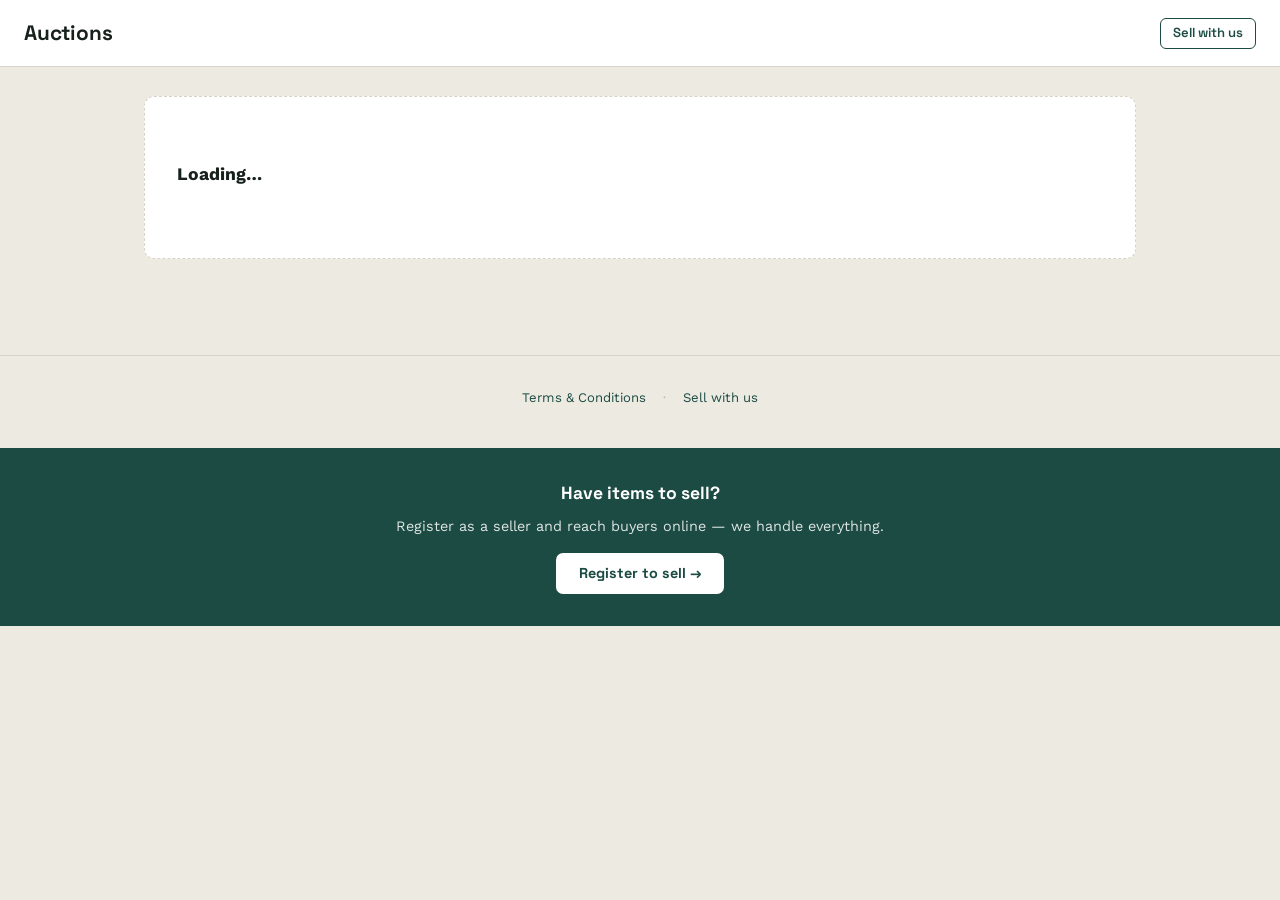
<file: pages/index.html>
<!DOCTYPE html>
<html lang="en">
<head>
<meta charset="UTF-8">
<meta name="viewport" content="width=device-width, initial-scale=1.0">
<title>Auctions</title>
<link rel="preconnect" href="https://fonts.googleapis.com">
<link href="https://fonts.googleapis.com/css2?family=Space+Grotesk:wght@500;600;700&family=Work+Sans:wght@400;500;600&display=swap" rel="stylesheet">
<style>
:root {
  --paper:   #EDEAE2;
  --surface: #FFFFFF;
  --ink:     #16211C;
  --muted:   #6B6255;
  --tide:    #1B4B43;
  --tide-lt: #24645A;
  --sun:     #E8A33D;
  --line:    #D8D3C6;
  --danger:  #A8402E;
  --r: 10px;
}
* { box-sizing: border-box; }
body {
  margin: 0; background: var(--paper); color: var(--ink);
  font-family: 'Work Sans', sans-serif; line-height: 1.5;
}
h1, h2, h3, .display { font-family: 'Space Grotesk', sans-serif; }

/* ── Top bar ────────────────────────────────────────────── */
.topbar {
  display: flex; align-items: center; justify-content: space-between;
  padding: 1.1rem 1.5rem; border-bottom: 1px solid var(--line);
  background: var(--surface); position: sticky; top: 0; z-index: 10;
}
.topbar h1 { font-size: 1.3rem; font-weight: 700; margin: 0; letter-spacing: -0.01em; }
.live-pill {
  display: inline-flex; align-items: center; gap: .4rem;
  font-size: .78rem; color: var(--tide); font-weight: 500;
}
.live-dot { width: 7px; height: 7px; border-radius: 50%; background: var(--tide); animation: pulse 2s infinite; }
@keyframes pulse { 0%,100% { opacity: 1; } 50% { opacity: .35; } }

/* ── Layout ─────────────────────────────────────────────── */
main { max-width: 1040px; margin: 0 auto; padding: 1.8rem 1.5rem 4rem; }
.auction-title { font-size: 1.6rem; margin: 0 0 .3rem; }
.auction-sub { color: var(--muted); font-size: .92rem; margin: 0 0 1.8rem; }

.empty-state {
  padding: 4rem 2rem; text-align: left; color: var(--muted);
  border: 1px dashed var(--line); border-radius: var(--r); background: var(--surface);
}
.empty-state strong { display: block; color: var(--ink); font-size: 1.1rem; margin-bottom: .4rem; }

/* ── Item grid ──────────────────────────────────────────── */
.grid {
  display: grid; grid-template-columns: repeat(auto-fill, minmax(230px, 1fr));
  gap: 1.1rem;
}
.card {
  background: var(--surface); border: 1px solid var(--line); border-radius: var(--r);
  overflow: hidden; cursor: pointer; transition: transform .15s, box-shadow .15s;
  display: flex; flex-direction: column;
}
.card:hover { transform: translateY(-2px); box-shadow: 0 6px 18px rgba(22,33,28,.08); }
.card.closed { opacity: .5; cursor: default; pointer-events: none; }
.card-img { width: 100%; aspect-ratio: 4/3; object-fit: cover; background: var(--paper); display: block; }
.card-img-ph {
  width: 100%; aspect-ratio: 4/3; background: var(--paper);
  display: flex; align-items: center; justify-content: center; color: var(--muted); font-size: 1.8rem;
}
.card-body { padding: .9rem 1rem 1.05rem; display: flex; flex-direction: column; gap: .5rem; flex: 1; }
.card-name { font-weight: 600; font-size: .98rem; line-height: 1.3; }
.card-desc { font-size: .82rem; color: var(--muted); flex: 1; }
.card-meta { display: flex; align-items: baseline; justify-content: space-between; gap: .5rem; }
.card-bid-label { font-size: .7rem; color: var(--muted); text-transform: none; }
.card-bid-amount { font-size: 1.15rem; font-weight: 700; color: var(--tide); font-family: 'Space Grotesk', sans-serif; }
.card-tags { display: flex; gap: .4rem; flex-wrap: wrap; }
.tag {
  font-size: .68rem; padding: .18rem .5rem; border-radius: 20px;
  background: var(--paper); color: var(--muted); border: 1px solid var(--line);
}
.tag.closing { color: var(--sun); border-color: var(--sun); background: #FBF1E1; }
.tag.closed-tag { color: var(--danger); border-color: var(--danger); background: #F7E9E6; }

/* ── Bid modal ──────────────────────────────────────────── */
.modal-overlay {
  display: none; position: fixed; inset: 0; background: rgba(22,33,28,.5);
  align-items: center; justify-content: center; padding: 1rem; z-index: 100;
}
.modal-overlay.open { display: flex; }
.modal {
  background: var(--surface); border-radius: var(--r); max-width: 420px; width: 100%;
  padding: 1.6rem; position: relative; max-height: 90vh; overflow-y: auto;
}
.modal-close {
  position: absolute; top: 1rem; right: 1rem; background: none; border: none;
  font-size: 1.2rem; color: var(--muted); cursor: pointer; line-height: 1;
}
.modal h2 { font-size: 1.2rem; margin: 0 0 .2rem; }
.modal-img { width: 100%; aspect-ratio: 4/3; object-fit: cover; border-radius: var(--r); margin: .8rem 0; }
.current-bid-box {
  background: var(--paper); border-radius: var(--r); padding: .8rem 1rem; margin-bottom: 1rem;
  display: flex; justify-content: space-between; align-items: baseline;
}
.current-bid-box .amount { font-size: 1.4rem; font-weight: 700; color: var(--tide); font-family: 'Space Grotesk', sans-serif; }
.current-bid-box .leader { font-size: .78rem; color: var(--muted); }
.closes-line { font-size: .82rem; color: var(--sun); margin-bottom: 1rem; }
.closes-line.expired { color: var(--danger); }
.field { margin-bottom: 1rem; }
.field label { display: block; font-size: .78rem; color: var(--muted); margin-bottom: .35rem; }
.field input {
  width: 100%; padding: .65rem .8rem; border: 1px solid var(--line); border-radius: 8px;
  font-family: inherit; font-size: .95rem; background: var(--surface); color: var(--ink);
}
.field input:focus { outline: none; border-color: var(--tide); }
.btn {
  width: 100%; padding: .8rem; border-radius: 8px; border: none;
  font-family: inherit; font-size: .95rem; font-weight: 600; cursor: pointer;
  background: var(--tide); color: #fff; transition: background .15s;
}
.btn:hover { background: var(--tide-lt); }
.btn:disabled { background: var(--line); color: var(--muted); cursor: not-allowed; }
.msg { font-size: .85rem; padding: .65rem .8rem; border-radius: 8px; margin-bottom: 1rem; display: none; }
.msg.error { display: block; background: #F7E9E6; color: var(--danger); }
.msg.success { display: block; background: #E8F0EE; color: var(--tide); }

@media (max-width: 480px) {
  .grid { grid-template-columns: repeat(auto-fill, minmax(150px, 1fr)); gap: .8rem; }
}
</style>
</head>
<body>

<header class="topbar">
  <h1 id="siteName">Auctions</h1>
  <div style="display:flex;align-items:center;gap:1rem;">
    <span class="live-pill" id="livePill" style="display:none"><span class="live-dot"></span>Live now</span>
    <a href="seller.html" style="font-family:'Space Grotesk',sans-serif;font-size:.82rem;font-weight:600;color:var(--tide);text-decoration:none;border:1.5px solid var(--tide);border-radius:6px;padding:.3rem .75rem;white-space:nowrap;">Sell with us</a>
  </div>
</header>

<main>
  <div id="content">
    <div class="empty-state"><strong>Loading…</strong></div>
  </div>
</main>

<footer style="text-align:center;padding:2rem 1.5rem 2.5rem;font-size:0.82rem;color:var(--muted);border-top:1px solid var(--line);margin-top:2rem;">
  <a href="terms.html" style="color:var(--tide);text-decoration:none;margin:0 0.8rem;">Terms & Conditions</a>
  <span style="opacity:0.4;">·</span>
  <a href="seller.html" style="color:var(--tide);text-decoration:none;margin:0 0.8rem;">Sell with us</a>
</footer>

<!-- ══════ BID MODAL ══════ -->
<div class="modal-overlay" id="bidModal" onclick="if(event.target===this) closeModal()">
  <div class="modal">
    <button class="modal-close" onclick="closeModal()">✕</button>
    <div id="modalImgWrap"></div>
    <h2 id="modalItemName"></h2>
    <p class="card-desc" id="modalItemDesc" style="margin:0 0 .8rem"></p>

    <div class="current-bid-box">
      <div>
        <div class="card-bid-label">Current bid</div>
        <div class="amount" id="modalCurrentBid">R0.00</div>
      </div>
      <div class="leader" id="modalLeader"></div>
    </div>

    <div class="closes-line" id="modalCloses" style="display:none"></div>
    <div class="msg" id="modalMsg"></div>

    <div class="field">
      <label>Your name</label>
      <input id="bidderName" type="text" placeholder="Your name">
    </div>
    <div class="field">
      <label>WhatsApp number</label>
      <input id="bidderPhone" type="tel" placeholder="083 123 4567">
    </div>
    <div class="field">
      <label>Your bid (min <span id="modalMinBid">R0.00</span>)</label>
      <input id="bidAmount" type="number" step="1">
    </div>
    <button class="btn" id="bidBtn" onclick="submitBid()">Place bid</button>
  </div>
</div>

<div style="background:var(--tide);color:#fff;text-align:center;padding:2rem 1.5rem;">
  <p style="margin:0 0 .6rem;font-family:'Space Grotesk',sans-serif;font-weight:700;font-size:1.1rem;">Have items to sell?</p>
  <p style="margin:0 0 1rem;font-size:.9rem;opacity:.85;">Register as a seller and reach buyers online — we handle everything.</p>
  <a href="seller.html" style="display:inline-block;background:#fff;color:var(--tide);font-family:'Space Grotesk',sans-serif;font-weight:700;font-size:.9rem;padding:.6rem 1.4rem;border-radius:7px;text-decoration:none;">Register to sell →</a>
</div>

<script>
const API = 'https://consignment-auctions-api.morneydeetlefs.workers.dev/api';

let config = {};
let auction = null;
let items = [];
let activeItem = null;

function money(n) { return 'R' + Number(n).toFixed(2); }
function esc(s) { return String(s || '').replace(/[&<>"']/g, c => ({'&':'&amp;','<':'&lt;','>':'&gt;','"':'&quot;',"'":'&#39;'}[c])); }
function imgUrl(key) { return key ? `${API}/images/${key}` : null; }

function closesLabel(item) {
  if (!item.end_date) return null;
  const d = new Date(item.end_date);
  if (isNaN(d.getTime())) return null;
  return d.toLocaleDateString('en-ZA', { weekday: 'short', day: 'numeric', month: 'short', hour: '2-digit', minute: '2-digit' });
}
function isExpired(item) {
  if (!item.end_date) return false;
  const d = new Date(item.end_date);
  return !isNaN(d.getTime()) && new Date() > d;
}
function deliveryLabel(m) {
  return { pickup: 'Local pickup', delivery: 'Delivery available', either: 'Pickup or delivery' }[m] || 'Local pickup';
}

// ── Bidder identity — simple, local only (no server-side bidder registry yet) ──
function getBidder() {
  let id = localStorage.getItem('bidderId');
  if (!id) { id = 'BID-' + Math.random().toString(36).slice(2, 10); localStorage.setItem('bidderId', id); }
  return {
    id,
    name: localStorage.getItem('bidderName') || '',
    phone: localStorage.getItem('bidderPhone') || '',
  };
}
function saveBidder(name, phone) {
  localStorage.setItem('bidderName', name);
  localStorage.setItem('bidderPhone', phone);
}

// ── Load & render ──────────────────────────────────────────
async function init() {
  try {
    const cfgRes = await fetch(`${API}/config`);
    const cfgData = await cfgRes.json();
    config = cfgData.config || {};
    document.getElementById('siteName').textContent = config.siteName || 'Auctions';
    document.title = config.siteName || 'Auctions';
  } catch (e) {}

  await loadAuction();
  setInterval(loadItems, 20000); // light polling to keep bids current
}

async function loadAuction() {
  const res = await fetch(`${API}/auctions`);
  const data = await res.json();
  const auctions = (data.auctions || []).filter(a => a.status === 'live');
  auction = auctions[0] || null;

  const pill = document.getElementById('livePill');
  if (!auction) {
    pill.style.display = 'none';
    document.getElementById('content').innerHTML = `
      <div class="empty-state">
        <strong>No live auction right now</strong>
        Check back soon, or get in touch to hear when the next one opens.
      </div>`;
    return;
  }
  pill.style.display = 'inline-flex';
  await loadItems();
}

async function loadItems() {
  if (!auction) return;
  const res = await fetch(`${API}/auctions/${auction.id}/items`);
  const data = await res.json();
  items = data.items || [];
  render();
  if (activeItem) {
    const fresh = items.find(i => i.id === activeItem.id);
    if (fresh) { activeItem = fresh; updateModalBidInfo(); }
  }
}

function render() {
  const wrap = document.getElementById('content');
  if (!items.length) {
    wrap.innerHTML = `
      <h2 class="auction-title">${esc(auction.name)}</h2>
      <div class="empty-state"><strong>No items listed yet</strong>Check back shortly.</div>`;
    return;
  }
  wrap.innerHTML = `
    <h2 class="auction-title">${esc(auction.name)}</h2>
    <p class="auction-sub">${items.length} item${items.length === 1 ? '' : 's'} up for bidding</p>
    <div class="grid">${items.map(itemCard).join('')}</div>`;
}

function itemCard(item) {
  const expired = isExpired(item);
  const effStatus = expired ? 'closed' : item.status;
  const img = item.image_key
    ? `<img class="card-img" src="${imgUrl(item.image_key)}" alt="${esc(item.name)}">`
    : `<div class="card-img-ph">📦</div>`;
  const closes = closesLabel(item);
  const tags = [];
  if (effStatus !== 'open') tags.push(`<span class="tag closed-tag">Closed</span>`);
  else if (closes) tags.push(`<span class="tag closing">${esc(closes)}</span>`);
  tags.push(`<span class="tag">${esc(deliveryLabel(item.delivery_method))}</span>`);

  return `
    <div class="card ${effStatus === 'open' ? '' : 'closed'}" onclick="openBid('${item.id}')">
      ${img}
      <div class="card-body">
        <div class="card-name">${esc(item.name)}</div>
        <div class="card-desc">${esc(item.description || '')}</div>
        <div class="card-tags">${tags.join('')}</div>
        <div class="card-meta">
          <span class="card-bid-label">Current bid</span>
          <span class="card-bid-amount">${money(item.current_bid)}</span>
        </div>
      </div>
    </div>`;
}

// ── Bid modal ──────────────────────────────────────────────
function openBid(itemId) {
  activeItem = items.find(i => i.id === itemId);
  if (!activeItem || (activeItem.status !== 'open') || isExpired(activeItem)) return;

  const bidder = getBidder();
  document.getElementById('bidderName').value = bidder.name;
  document.getElementById('bidderPhone').value = bidder.phone;
  document.getElementById('modalItemName').textContent = activeItem.name;
  document.getElementById('modalItemDesc').textContent = activeItem.description || '';
  document.getElementById('modalImgWrap').innerHTML = activeItem.image_key
    ? `<img class="modal-img" src="${imgUrl(activeItem.image_key)}" alt="">` : '';
  document.getElementById('modalMsg').className = 'msg';
  document.getElementById('modalMsg').textContent = '';

  updateModalBidInfo();
  document.getElementById('bidModal').classList.add('open');
}

function updateModalBidInfo() {
  if (!activeItem) return;
  document.getElementById('modalCurrentBid').textContent = money(activeItem.current_bid);
  document.getElementById('modalLeader').textContent = activeItem.highest_bidder_name
    ? `Leading: ${activeItem.highest_bidder_name}` : 'No bids yet';

  const minBid = Number(activeItem.current_bid) + Number(activeItem.min_increment);
  document.getElementById('modalMinBid').textContent = money(minBid);
  const amountInput = document.getElementById('bidAmount');
  amountInput.value = minBid.toFixed(2);
  amountInput.min = minBid;
  amountInput.step = Number(activeItem.min_increment) || 1;

  const closesEl = document.getElementById('modalCloses');
  const label = closesLabel(activeItem);
  const expired = isExpired(activeItem);
  if (label) {
    closesEl.style.display = 'block';
    closesEl.textContent = expired ? `Bidding closed — ${label}` : `Closes ${label}`;
    closesEl.className = 'closes-line' + (expired ? ' expired' : '');
  } else {
    closesEl.style.display = 'none';
  }
  document.getElementById('bidBtn').disabled = expired;
  document.getElementById('bidBtn').textContent = expired ? 'Bidding closed' : 'Place bid';
}

function closeModal() {
  document.getElementById('bidModal').classList.remove('open');
  activeItem = null;
}

async function submitBid() {
  if (!activeItem) return;
  const name = document.getElementById('bidderName').value.trim();
  const phone = document.getElementById('bidderPhone').value.trim();
  const amount = parseFloat(document.getElementById('bidAmount').value);
  const msgEl = document.getElementById('modalMsg');

  if (!name || !phone) { msgEl.className = 'msg error'; msgEl.textContent = 'Please enter your name and WhatsApp number.'; return; }
  if (!amount || amount <= 0) { msgEl.className = 'msg error'; msgEl.textContent = 'Enter a valid bid amount.'; return; }

  saveBidder(name, phone);
  const bidder = getBidder();
  const btn = document.getElementById('bidBtn');
  btn.disabled = true; btn.textContent = 'Placing bid…';

  try {
    const res = await fetch(`${API}/items/${activeItem.id}/bid`, {
      method: 'POST',
      headers: { 'Content-Type': 'application/json' },
      body: JSON.stringify({ bidderId: bidder.id, bidderName: name, amount }),
    });
    const data = await res.json();
    if (!data.ok) {
      msgEl.className = 'msg error'; msgEl.textContent = data.error || 'Could not place bid.';
      btn.disabled = false; btn.textContent = 'Place bid';
      if (res.status === 409) await loadItems(); // refresh so the new current bid shows
      return;
    }
    msgEl.className = 'msg success'; msgEl.textContent = 'Bid placed! You\u2019re the leading bidder.';
    btn.disabled = false; btn.textContent = 'Place bid';
    await loadItems();
  } catch (e) {
    msgEl.className = 'msg error'; msgEl.textContent = 'Network error — please try again.';
    btn.disabled = false; btn.textContent = 'Place bid';
  }
}

init();
</script>
</body>
</html>
</file>
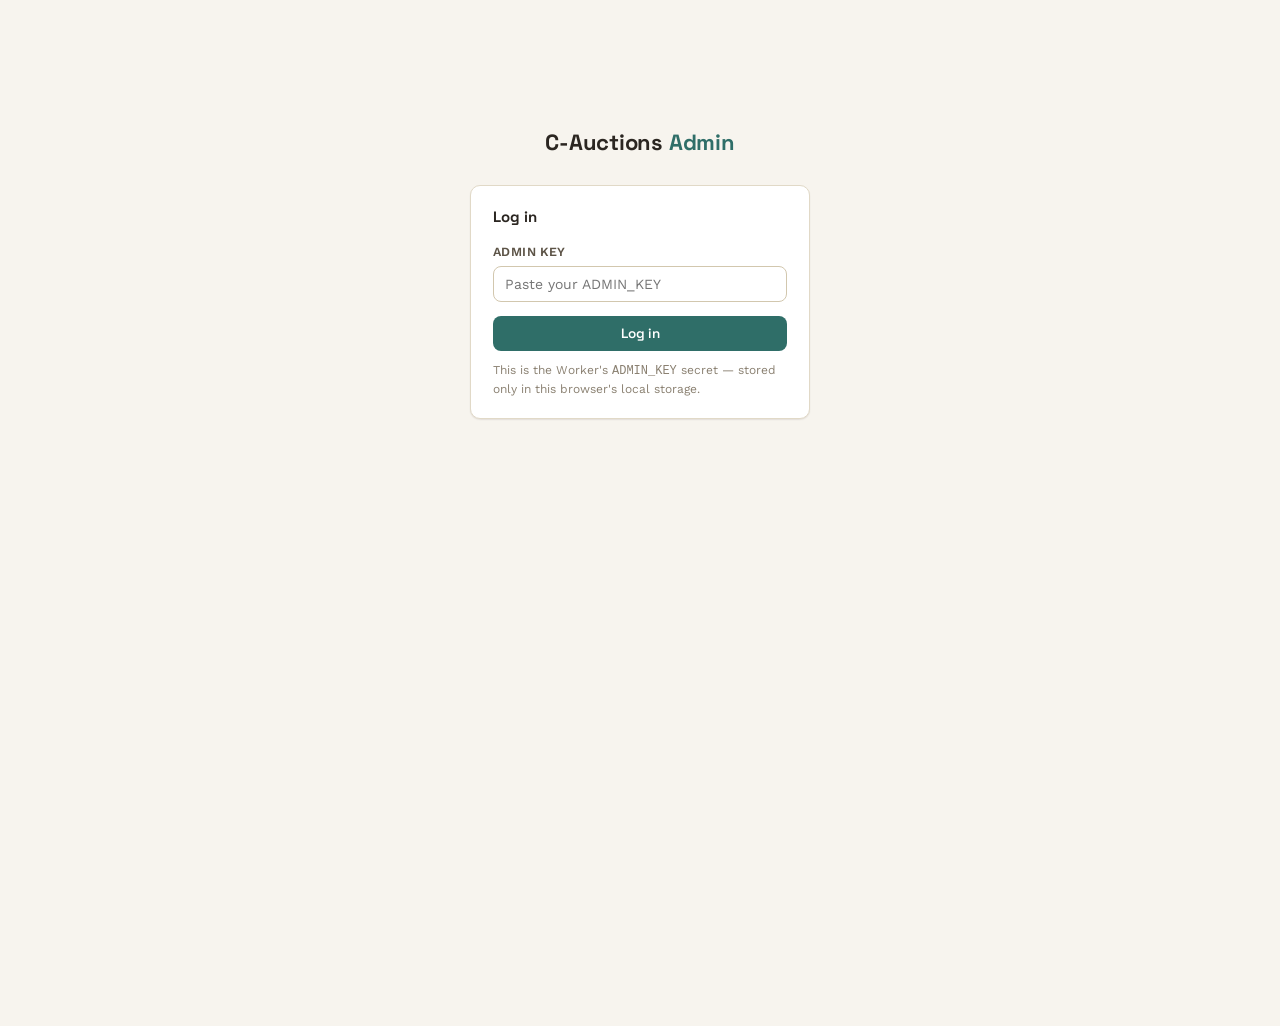
<file: pages/admin/index.html>
<!DOCTYPE html>
<html lang="en">
<head>
<meta charset="UTF-8">
<meta name="viewport" content="width=device-width, initial-scale=1.0">
<title>Dashboard — C-Auctions Admin</title>
<link rel="preconnect" href="https://fonts.googleapis.com">
<link href="https://fonts.googleapis.com/css2?family=Space+Grotesk:wght@500;700&family=Work+Sans:wght@400;500;600&display=swap" rel="stylesheet">
<link rel="stylesheet" href="shared.css">
</head>
<body>

<div id="login-screen" class="login-wrap" style="display:none;">
  <div class="brand">C-Auctions <span>Admin</span></div>
  <div class="card">
    <h2>Log in</h2>
    <div class="field">
      <label for="admin-key">Admin key</label>
      <input type="password" id="admin-key" placeholder="Paste your ADMIN_KEY" autocomplete="off">
    </div>
    <button onclick="doLogin()" style="width:100%;justify-content:center;">Log in</button>
    <div class="hint" style="margin-top:10px;">This is the Worker's <code>ADMIN_KEY</code> secret — stored only in this browser's local storage.</div>
  </div>
</div>

<div id="app-screen" class="shell" style="display:none;">
  <div id="nav-slot"></div>
  <main>
    <div class="page-head">
      <div>
        <h1>Dashboard</h1>
        <div class="sub">Overview across sellers, auctions, and money in motion.</div>
      </div>
    </div>

    <div class="grid-stats" id="stats"></div>

    <div class="card">
      <h2>Live auctions</h2>
      <table>
        <thead><tr><th>Auction</th><th>Status</th><th>Commission</th><th></th></tr></thead>
        <tbody id="live-auctions-body"><tr class="empty-row"><td colspan="4">Loading…</td></tr></tbody>
      </table>
    </div>
  </main>
</div>

<script src="shared.js"></script>
<script>
async function doLogin() {
  const key = document.getElementById('admin-key').value.trim();
  if (!key) return toast('Enter the admin key', 'error');
  setKey(key);
  try {
    // Cheap authenticated call to verify the key actually works before committing to it.
    await api('/sellers');
    location.reload();
  } catch (e) {
    clearKey();
    toast('That key was rejected — check ADMIN_KEY on the Worker', 'error');
  }
}

const loadDashboard = guard(async () => {
  renderNav('index.html');
  const [sellersRes, auctionsRes, paymentsPendingRes, payoutsPendingRes] = await Promise.all([
    api('/sellers'),
    api('/auctions'),
    api('/payments?status=pending'),
    api('/payouts/pending'),
  ]);

  const sellers = sellersRes.sellers || [];
  const auctions = auctionsRes.auctions || [];
  const liveAuctions = auctions.filter(a => a.status === 'live');
  const pendingPayments = paymentsPendingRes.payments || [];
  const pendingPaymentsTotal = pendingPayments.reduce((s, p) => s + p.amount, 0);
  const payoutsDue = (payoutsPendingRes.sellers || []);
  const payoutsDueTotal = payoutsDue.reduce((s, sel) => s + sel.total, 0);

  document.getElementById('stats').innerHTML = `
    <a class="stat link" href="sellers.html"><div class="num">${sellers.length}</div><div class="label">Sellers</div></a>
    <a class="stat link" href="auctions.html"><div class="num">${liveAuctions.length}</div><div class="label">Live auctions (${auctions.length} total)</div></a>
    <a class="stat link" href="payments.html"><div class="num">${formatMoney(pendingPaymentsTotal)}</div><div class="label">Payments awaiting collection (${pendingPayments.length})</div></a>
    <a class="stat link" href="payments.html"><div class="num">${formatMoney(payoutsDueTotal)}</div><div class="label">Owed to sellers (${payoutsDue.length} sellers)</div></a>
  `;

  const body = document.getElementById('live-auctions-body');
  if (!liveAuctions.length) {
    body.innerHTML = `<tr class="empty-row"><td colspan="4">No live auctions right now.</td></tr>`;
  } else {
    body.innerHTML = liveAuctions.map(a => `
      <tr>
        <td><strong>${escapeHtml(a.name)}</strong></td>
        <td>${statusDot(a.status)}</td>
        <td>${a.commission_pct}%</td>
        <td><a href="auction.html?id=${a.id}">Manage →</a></td>
      </tr>
    `).join('');
  }
});

if (getKey()) {
  document.getElementById('app-screen').style.display = 'flex';
  loadDashboard();
} else {
  document.getElementById('login-screen').style.display = 'block';
}
</script>
</body>
</html>
</file>
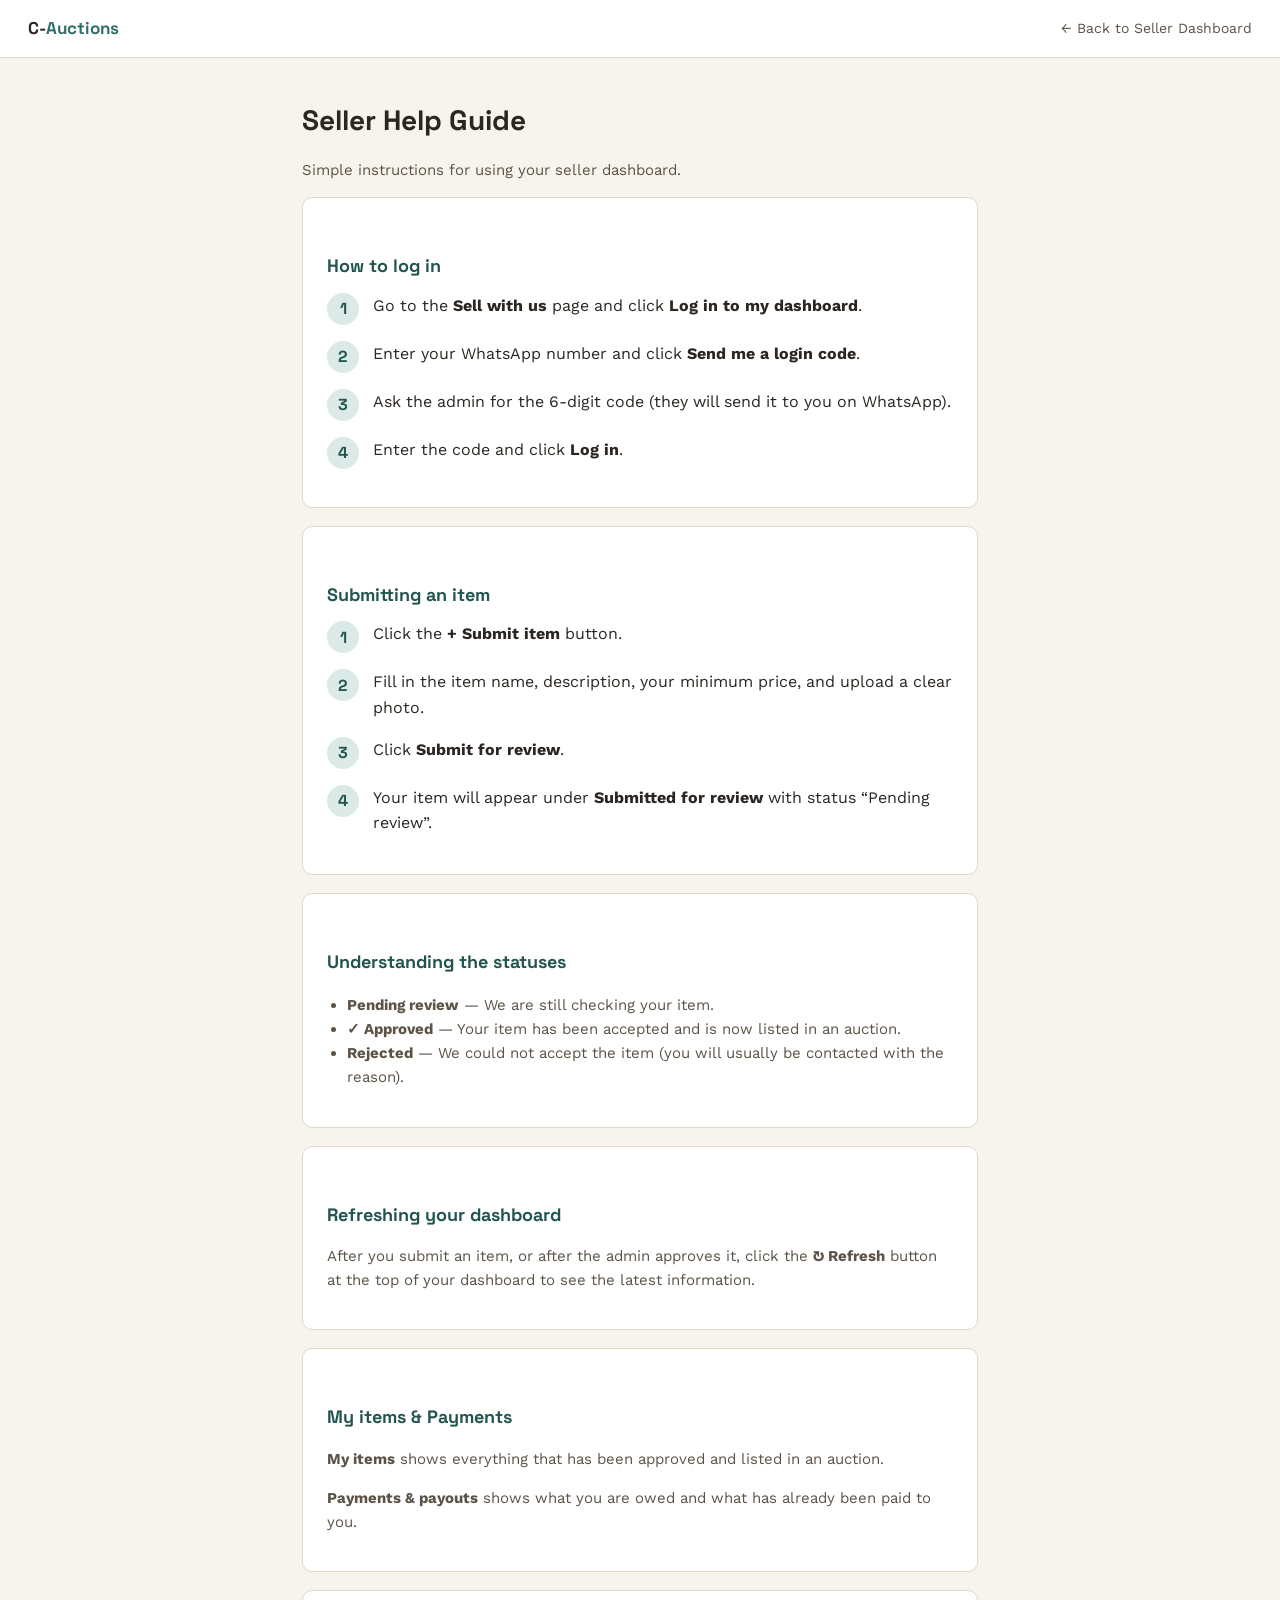
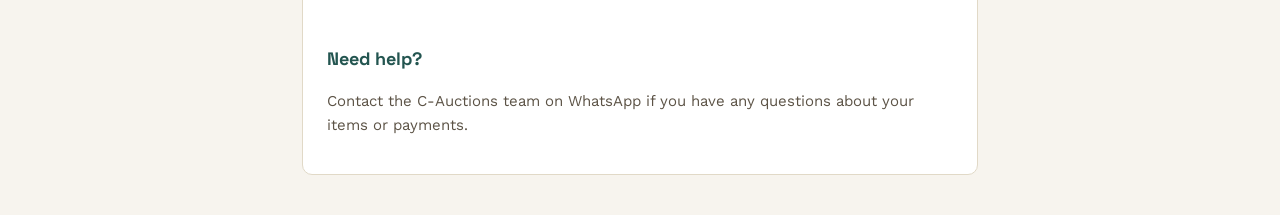
<file: pages/seller-help.html>
<!DOCTYPE html>
<html lang="en">
<head>
  <meta charset="UTF-8">
  <meta name="viewport" content="width=device-width, initial-scale=1.0">
  <title>Seller Help — C-Auctions</title>
  <link href="https://fonts.googleapis.com/css2?family=Space+Grotesk:wght@500;700&family=Work+Sans:wght@400;500;600&display=swap" rel="stylesheet">
  <style>
    :root {
      --teal-600: #2F6E68; --teal-700: #235550; --teal-100: #DCEAE7;
      --stone-50: #F7F4EE; --stone-100: #EDE7DB; --stone-200: #E1D9C7;
      --ink-900: #2B2621; --ink-600: #5C5346; --ink-400: #8A8071;
    }
    * { box-sizing: border-box; }
    body { margin: 0; font-family: 'Work Sans', sans-serif; background: var(--stone-50); color: var(--ink-900); line-height: 1.6; }
    header { background: #fff; border-bottom: 1px solid var(--stone-200); padding: 0 28px; height: 58px; display: flex; align-items: center; justify-content: space-between; }
    .brand { font-family: 'Space Grotesk', sans-serif; font-weight: 700; font-size: 17px; text-decoration: none; color: var(--ink-900); }
    .brand span { color: var(--teal-600); }
    .container { max-width: 720px; margin: 40px auto; padding: 0 22px; }
    h1 { font-family: 'Space Grotesk', sans-serif; font-size: 28px; margin: 0 0 8px; }
    h2 { font-family: 'Space Grotesk', sans-serif; font-size: 18px; margin: 32px 0 12px; color: var(--teal-700); }
    p, li { color: var(--ink-600); font-size: 15px; }
    ul { padding-left: 20px; }
    .card { background: #fff; border: 1px solid var(--stone-200); border-radius: 10px; padding: 22px 24px; margin-bottom: 18px; }
    .step { display: flex; gap: 14px; margin-bottom: 16px; }
    .num { width: 32px; height: 32px; border-radius: 50%; background: var(--teal-100); color: var(--teal-700); font-family: 'Space Grotesk', sans-serif; font-weight: 700; display: flex; align-items: center; justify-content: center; flex-shrink: 0; }
    a { color: var(--teal-600); }
  </style>
</head>
<body>
  <header>
    <a href="seller.html" class="brand">C-<span>Auctions</span></a>
    <a href="seller.html" style="font-size:14px;color:var(--ink-600);text-decoration:none;">← Back to Seller Dashboard</a>
  </header>

  <div class="container">
    <h1>Seller Help Guide</h1>
    <p>Simple instructions for using your seller dashboard.</p>

    <div class="card">
      <h2>How to log in</h2>
      <div class="step"><div class="num">1</div><div>Go to the <strong>Sell with us</strong> page and click <strong>Log in to my dashboard</strong>.</div></div>
      <div class="step"><div class="num">2</div><div>Enter your WhatsApp number and click <strong>Send me a login code</strong>.</div></div>
      <div class="step"><div class="num">3</div><div>Ask the admin for the 6-digit code (they will send it to you on WhatsApp).</div></div>
      <div class="step"><div class="num">4</div><div>Enter the code and click <strong>Log in</strong>.</div></div>
    </div>

    <div class="card">
      <h2>Submitting an item</h2>
      <div class="step"><div class="num">1</div><div>Click the <strong>+ Submit item</strong> button.</div></div>
      <div class="step"><div class="num">2</div><div>Fill in the item name, description, your minimum price, and upload a clear photo.</div></div>
      <div class="step"><div class="num">3</div><div>Click <strong>Submit for review</strong>.</div></div>
      <div class="step"><div class="num">4</div><div>Your item will appear under <strong>Submitted for review</strong> with status “Pending review”.</div></div>
    </div>

    <div class="card">
      <h2>Understanding the statuses</h2>
      <ul>
        <li><strong>Pending review</strong> — We are still checking your item.</li>
        <li><strong>✓ Approved</strong> — Your item has been accepted and is now listed in an auction.</li>
        <li><strong>Rejected</strong> — We could not accept the item (you will usually be contacted with the reason).</li>
      </ul>
    </div>

    <div class="card">
      <h2>Refreshing your dashboard</h2>
      <p>After you submit an item, or after the admin approves it, click the <strong>↻ Refresh</strong> button at the top of your dashboard to see the latest information.</p>
    </div>

    <div class="card">
      <h2>My items & Payments</h2>
      <p><strong>My items</strong> shows everything that has been approved and listed in an auction.</p>
      <p><strong>Payments & payouts</strong> shows what you are owed and what has already been paid to you.</p>
    </div>

    <div class="card">
      <h2>Need help?</h2>
      <p>Contact the C-Auctions team on WhatsApp if you have any questions about your items or payments.</p>
    </div>
  </div>
</body>
</html>
</file>
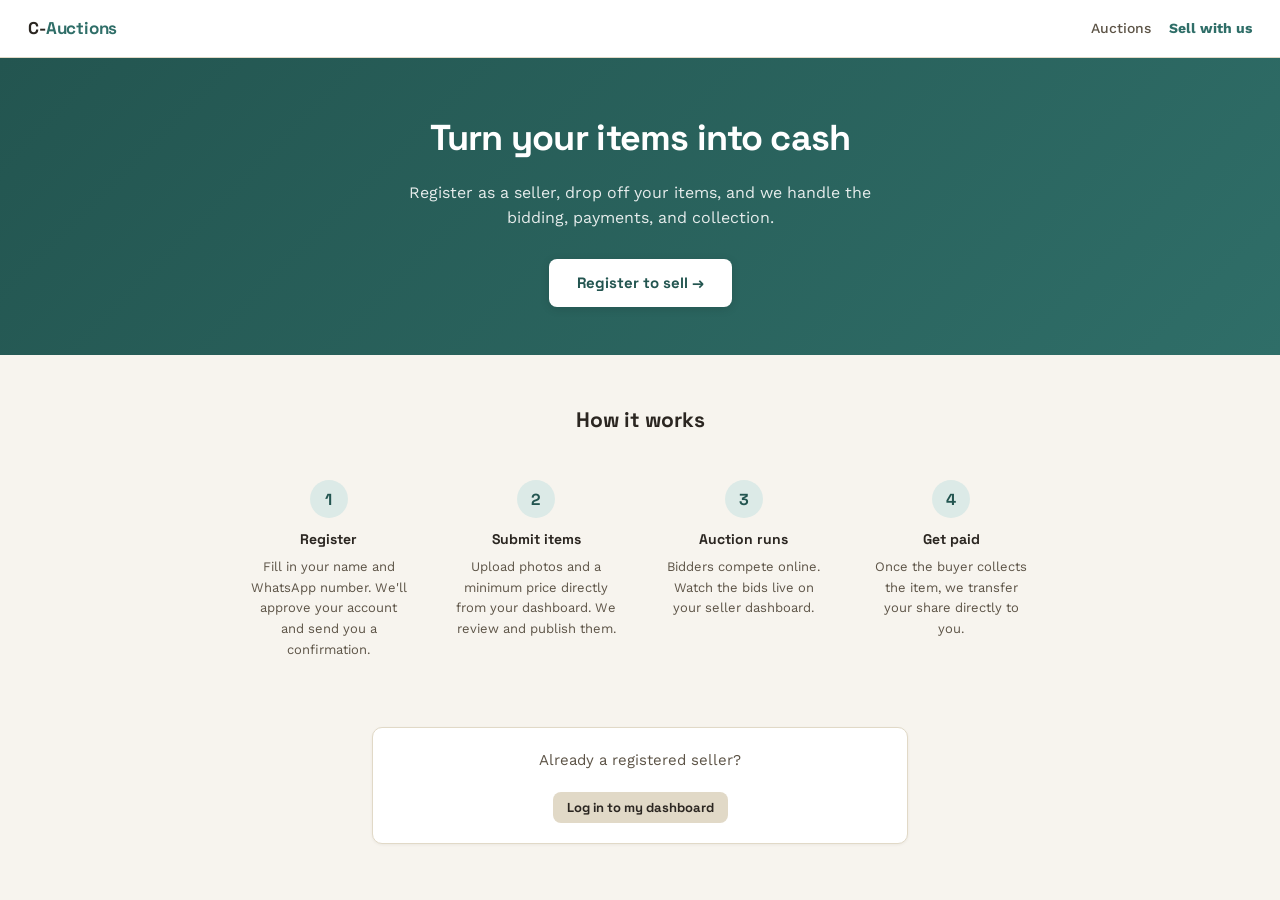
<file: pages/seller.html>
<!DOCTYPE html>
<html lang="en">
<head>
<meta charset="UTF-8">
<meta name="viewport" content="width=device-width, initial-scale=1.0">
<title>Sell with us — C-Auctions</title>
<link rel="preconnect" href="https://fonts.googleapis.com">
<link href="https://fonts.googleapis.com/css2?family=Space+Grotesk:wght@500;700&family=Work+Sans:wght@400;500;600&display=swap" rel="stylesheet">
<style>
:root{
  --teal-600:#2F6E68;--teal-700:#235550;--teal-100:#DCEAE7;
  --stone-50:#F7F4EE;--stone-100:#EDE7DB;--stone-200:#E1D9C7;--stone-300:#D2C7AE;
  --ink-900:#2B2621;--ink-600:#5C5346;--ink-400:#8A8071;
  --green-600:#4C7A4F;--green-100:#DEEBDD;
  --clay-500:#B9773F;--clay-100:#F3E4D2;
  --red-600:#A8452E;--red-100:#F3DFD8;
  --radius:10px;
}
*{box-sizing:border-box;}
html,body{margin:0;padding:0;}
body{background:var(--stone-50);color:var(--ink-900);font-family:'Work Sans',sans-serif;font-size:15px;line-height:1.6;}
h1,h2,h3,.brand,button{font-family:'Space Grotesk',sans-serif;}
header{background:#fff;border-bottom:1px solid var(--stone-200);padding:0 28px;display:flex;align-items:center;justify-content:space-between;height:58px;}
.brand{font-weight:700;font-size:17px;text-decoration:none;color:var(--ink-900);letter-spacing:-.01em;}
.brand span{color:var(--teal-600);}
.header-nav{display:flex;gap:18px;align-items:center;}
.header-nav a{color:var(--ink-600);font-size:14px;font-weight:500;text-decoration:none;}
.header-nav a.active{color:var(--teal-600);font-weight:700;}
.hero{background:linear-gradient(135deg,var(--teal-700),var(--teal-600));color:#fff;padding:52px 28px 48px;text-align:center;}
.hero h1{font-size:clamp(24px,5vw,36px);margin:0 0 12px;letter-spacing:-.02em;}
.hero p{font-size:16px;opacity:.88;max-width:500px;margin:0 auto 28px;}
.hero-btn{display:inline-block;background:#fff;color:var(--teal-700);font-family:'Space Grotesk',sans-serif;font-weight:700;font-size:15px;padding:12px 28px;border-radius:8px;text-decoration:none;box-shadow:0 2px 10px rgba(0,0,0,.12);}
.hero-btn:hover{background:var(--stone-100);}
.how{max-width:860px;margin:48px auto;padding:0 24px;}
.how h2{font-size:21px;margin:0 0 26px;text-align:center;}
.steps{display:grid;grid-template-columns:repeat(auto-fit,minmax(170px,1fr));gap:18px;}
.step{text-align:center;padding:18px 14px;}
.step .num{width:38px;height:38px;border-radius:50%;background:var(--teal-100);color:var(--teal-700);font-family:'Space Grotesk',sans-serif;font-weight:700;font-size:16px;display:flex;align-items:center;justify-content:center;margin:0 auto 10px;}
.step h3{font-size:14px;margin:0 0 6px;}
.step p{font-size:13px;color:var(--ink-600);margin:0;}
.section{max-width:580px;margin:0 auto 48px;padding:0 22px;}
.card{background:#fff;border:1px solid var(--stone-200);border-radius:var(--radius);padding:26px 26px;box-shadow:0 1px 3px rgba(43,38,33,.06);}
.card h2{font-size:18px;margin:0 0 18px;}
label{display:block;font-size:12px;font-weight:600;color:var(--ink-600);margin:0 0 5px;text-transform:uppercase;letter-spacing:.03em;}
input[type=text],input[type=tel],input[type=email],input[type=number],textarea,select{width:100%;padding:10px 12px;border:1px solid var(--stone-300);border-radius:8px;font-family:'Work Sans',sans-serif;font-size:14.5px;color:var(--ink-900);margin-bottom:14px;background:#fff;}
input:focus,textarea:focus,select:focus{outline:2px solid var(--teal-600);border-color:var(--teal-600);}
textarea{resize:vertical;min-height:72px;}
input[type=file]{width:100%;margin-bottom:14px;font-size:14px;}
.otp-input{font-family:'Space Grotesk',sans-serif;font-size:26px;letter-spacing:.2em;text-align:center;}
button{display:block;width:100%;padding:12px;background:var(--teal-600);color:#fff;border:none;border-radius:8px;font-family:'Space Grotesk',sans-serif;font-weight:700;font-size:15px;cursor:pointer;margin-top:4px;}
button:hover{background:var(--teal-700);}
button:disabled{opacity:.5;cursor:not-allowed;}
button.secondary{background:var(--stone-200);color:var(--ink-900);margin-top:8px;}
button.secondary:hover{background:var(--stone-300);}
button.small{width:auto;padding:7px 14px;font-size:13px;display:inline-block;}
.hint{font-size:13px;color:var(--ink-400);margin:-8px 0 14px;}
.banner{border-radius:8px;padding:13px 15px;margin-bottom:16px;font-size:14px;line-height:1.5;}
.banner.success{background:var(--green-100);color:var(--green-600);}
.banner.warn{background:var(--clay-100);color:var(--clay-500);}
.banner.error{background:var(--red-100);color:var(--red-600);}
.banner.info{background:var(--teal-100);color:var(--teal-700);}
.screen{display:none;}
.screen.active{display:block;}

/* Dashboard */
.dash-bar{background:#fff;border-bottom:1px solid var(--stone-200);padding:14px 24px;display:flex;align-items:center;justify-content:space-between;flex-wrap:wrap;gap:10px;}
.dash-bar h2{margin:0;font-size:17px;}
.stats-row{display:grid;grid-template-columns:repeat(auto-fit,minmax(120px,1fr));gap:10px;margin-bottom:20px;}
.stat{background:#fff;border:1px solid var(--stone-200);border-radius:var(--radius);padding:13px 15px;}
.stat .num{font-family:'Space Grotesk',sans-serif;font-size:20px;font-weight:700;}
.stat .lbl{color:var(--ink-600);font-size:12px;margin-top:3px;}
.sec-title{font-family:'Space Grotesk',sans-serif;font-size:14.5px;font-weight:700;margin:22px 0 10px;padding-bottom:7px;border-bottom:1px solid var(--stone-200);}
.item-card{background:#fff;border:1px solid var(--stone-200);border-radius:var(--radius);padding:13px 15px;margin-bottom:9px;display:flex;gap:12px;align-items:flex-start;}
.item-card img{width:52px;height:52px;object-fit:cover;border-radius:6px;background:var(--stone-200);flex:0 0 52px;}
.item-card .info{flex:1;min-width:0;}
.item-card .name{font-weight:600;font-size:14px;margin-bottom:2px;}
.item-card .meta{font-size:13px;color:var(--ink-600);}
.item-card .bid{font-family:'Space Grotesk',sans-serif;font-size:15px;font-weight:700;color:var(--teal-700);}
.pay-row{background:#fff;border:1px solid var(--stone-200);border-radius:8px;padding:11px 14px;margin-bottom:8px;display:flex;justify-content:space-between;align-items:center;gap:10px;flex-wrap:wrap;}
.pay-row .item-lbl{font-size:14px;font-weight:600;}
.pay-row .amounts{font-size:13px;color:var(--ink-600);}
.tag{font-size:11.5px;font-weight:700;padding:3px 9px;border-radius:999px;}
.tag-paid{background:var(--green-100);color:var(--green-600);}
.tag-pending{background:var(--clay-100);color:var(--clay-500);}
.tag-collected{background:var(--teal-100);color:var(--teal-700);}
.tag-review{background:var(--stone-200);color:var(--ink-600);}
.dot{width:7px;height:7px;border-radius:50%;display:inline-block;margin-right:4px;}
.dot-open{background:var(--teal-600);}
.dot-sold{background:var(--green-600);}
.dot-unsold,.dot-closed{background:transparent;border:1.5px solid var(--ink-400);}
.photo-preview{width:100%;max-height:200px;object-fit:contain;border-radius:8px;margin-bottom:14px;display:none;}
@media(max-width:600px){header{padding:0 14px;}.hero{padding:36px 16px 32px;}.card{padding:18px 16px;}.section{padding:0 14px;}}
</style>
</head>
<body>

<header>
  <a href="index.html" class="brand">C-<span>Auctions</span></a>
  <nav class="header-nav">
    <a href="index.html">Auctions</a>
    <a href="seller.html" class="active">Sell with us</a>
  </nav>
</header>

<!-- LANDING -->
<div class="screen active" id="screen-landing">
  <div class="hero">
    <h1>Turn your items into cash</h1>
    <p>Register as a seller, drop off your items, and we handle the bidding, payments, and collection.</p>
    <a href="#" class="hero-btn" onclick="showScreen('screen-register');return false;">Register to sell →</a>
  </div>
  <div class="how">
    <h2>How it works</h2>
    <div class="steps">
      <div class="step"><div class="num">1</div><h3>Register</h3><p>Fill in your name and WhatsApp number. We'll approve your account and send you a confirmation.</p></div>
      <div class="step"><div class="num">2</div><h3>Submit items</h3><p>Upload photos and a minimum price directly from your dashboard. We review and publish them.</p></div>
      <div class="step"><div class="num">3</div><h3>Auction runs</h3><p>Bidders compete online. Watch the bids live on your seller dashboard.</p></div>
      <div class="step"><div class="num">4</div><h3>Get paid</h3><p>Once the buyer collects the item, we transfer your share directly to you.</p></div>
    </div>
  </div>
  <div class="section">
    <div class="card" style="text-align:center;padding:20px;">
      <p style="margin:0 0 12px;color:var(--ink-600);">Already a registered seller?</p>
      <button class="secondary small" onclick="showScreen('screen-login')">Log in to my dashboard</button>
    </div>
  </div>
</div>

<!-- REGISTER -->
<div class="screen" id="screen-register">
  <div class="section" style="margin-top:38px;">
    <div class="card">
      <h2>Register as a seller</h2>
      <div id="reg-banner"></div>
      <div id="reg-form">
        <label>Full name *</label>
        <input type="text" id="r-name" placeholder="Jane Smith">
        <label>WhatsApp number *</label>
        <input type="tel" id="r-phone" placeholder="082 123 4567">
        <div class="hint">We'll send your approval and all notifications here.</div>
        <label>Email (optional)</label>
        <input type="email" id="r-email" placeholder="jane@example.com">
        <button onclick="submitRegistration()">Submit registration</button>
        <button class="secondary" onclick="showScreen('screen-landing')">← Back</button>
      </div>
    </div>
  </div>
</div>

<!-- LOGIN (OTP request) -->
<div class="screen" id="screen-login">
  <div class="section" style="margin-top:38px;">
    <div class="card">
      <h2>Log in to your dashboard</h2>
      <div id="login-banner"></div>
      <label>Your WhatsApp number</label>
      <input type="tel" id="l-phone" placeholder="082 123 4567"
        onkeydown="if(event.key==='Enter') requestOtp()">
      <button onclick="requestOtp()">Send me a login code</button>
      <button class="secondary" onclick="showScreen('screen-landing')">← Back</button>
    </div>
  </div>
</div>

<!-- OTP VERIFY -->
<div class="screen" id="screen-otp">
  <div class="section" style="margin-top:38px;">
    <div class="card">
      <h2>Enter your login code</h2>
      <div id="otp-banner"></div>
      <p style="color:var(--ink-600);font-size:14px;margin-bottom:16px;">We've sent a 6-digit code to your WhatsApp. Enter it below — it expires in 10 minutes.</p>
      <label>6-digit code</label>
      <input type="text" id="otp-input" class="otp-input" maxlength="6"
        inputmode="numeric" pattern="[0-9]*"
        oninput="this.value=this.value.replace(/\D/g,'')"
        onkeydown="if(event.key==='Enter') verifyOtp()">
      <button onclick="verifyOtp()">Log in</button>
      <button class="secondary" onclick="showScreen('screen-login')">← Different number</button>
    </div>
  </div>
</div>

<!-- DASHBOARD -->
<div class="screen" id="screen-dashboard">
  <div class="dash-bar">
  <div>
    <h2 id="dash-name">My dashboard</h2>
    <div id="dash-phone" style="font-size:13px;color:var(--ink-400);"></div>
  </div>
  <div style="display:flex;gap:8px;">
    <button class="secondary small" onclick="refreshDashboard()">↻ Refresh</button>
    <button class="secondary small" onclick="showSubmitForm()">+ Submit item</button>
    <button class="secondary small" onclick="logout()">Log out</button>
  </div>
</div>

  <div class="section" style="max-width:700px;margin-bottom:52px;margin-top:22px;">
    <div class="stats-row" id="dash-stats"></div>

    <!-- Item submit form (hidden by default) -->
    <div id="submit-form" style="display:none;">
      <div class="card" style="margin-bottom:18px;border-color:var(--teal-600);">
        <h2>Submit a new item</h2>
        <div id="submit-banner"></div>
        <label>Item name *</label>
        <input type="text" id="si-name" placeholder="e.g. Weber Kettle Braai">
        <label>Description</label>
        <textarea id="si-desc" placeholder="Condition, size, any extras included…"></textarea>
        <label>Your minimum price (R) *</label>
        <input type="number" id="si-price" placeholder="e.g. 500" min="1" step="1">
        <div class="hint">We may set the starting bid higher — this is your floor.</div>
        <label>Photo *</label>
        <input type="file" id="si-photo" accept="image/*" capture="environment"
          onchange="previewPhoto(this)">
        <img id="si-preview" class="photo-preview">
        <label>Any extra notes for us</label>
        <input type="text" id="si-notes" placeholder="e.g. can deliver, has original box…">
        <button onclick="submitItem()">Submit for review</button>
        <button class="secondary" onclick="hideSubmitForm()">Cancel</button>
      </div>
    </div>

    <div class="sec-title">My items</div>
    <div id="dash-items"></div>

    <div class="sec-title">Submitted for review</div>
    <div id="dash-requests"></div>

    <div class="sec-title">Payments &amp; payouts</div>
    <div id="dash-payments"></div>
  </div>
</div>

<script>
const API = 'https://consignment-auctions-api.morneydeetlefs.workers.dev/api';
const SESSION_KEY = 'cAuctionsSellerSession';

// ── Session ──────────────────────────────────────────────────
function saveSession(phone, data) {
  const session = { phone, data, expiresAt: Date.now() + 24*60*60*1000 };
  try { localStorage.setItem(SESSION_KEY, JSON.stringify(session)); } catch {}
}
function loadSession() {
  try {
    const s = JSON.parse(localStorage.getItem(SESSION_KEY) || 'null');
    if (s && s.expiresAt > Date.now()) return s;
  } catch {}
  return null;
}
function clearSession() {
  try { localStorage.removeItem(SESSION_KEY); } catch {}
}

function logout() {
  clearSession();
  showScreen('screen-landing');
}

// ── Helpers ──────────────────────────────────────────────────
function showScreen(id) {
  document.querySelectorAll('.screen').forEach(s => s.classList.remove('active'));
  document.getElementById(id).classList.add('active');
  window.scrollTo(0,0);
}
function banner(id, msg, type) {
  document.getElementById(id).innerHTML = msg ? `<div class="banner ${type}">${msg}</div>` : '';
}
function money(n) {
  return 'R' + Number(n).toLocaleString('en-ZA',{minimumFractionDigits:2,maximumFractionDigits:2});
}
function esc(s) {
  return String(s??'').replace(/[&<>"']/g,c=>({'&':'&amp;','<':'&lt;','>':'&gt;','"':'&quot;',"'":'&#39;'}[c]));
}
function normalisePhone(raw) {
  let p = raw.replace(/[\s\-()]/g,'');
  if(p.startsWith('0')) p='27'+p.slice(1);
  if(!p.startsWith('27')) p='27'+p;
  return p;
}

// ── Registration ─────────────────────────────────────────────
async function submitRegistration() {
  const name = document.getElementById('r-name').value.trim();
  const phone = document.getElementById('r-phone').value.trim();
  const email = document.getElementById('r-email').value.trim();
  if(!name||!phone) return banner('reg-banner','Name and WhatsApp number are required.','error');
  try {
    const res = await fetch(`${API}/register`,{method:'POST',headers:{'Content-Type':'application/json'},body:JSON.stringify({name,phone,email:email||undefined})});
    const data = await res.json();
    if(data.alreadyPending) return banner('reg-banner','⏳ '+data.message,'warn');
    if(data.alreadyActive) {
      banner('reg-banner','✅ You\'re already registered. Log in below.','info');
      document.getElementById('r-phone').value='';
      setTimeout(()=>{ document.getElementById('l-phone').value=phone; showScreen('screen-login'); },1500);
      return;
    }
    if(data.ok) {
      document.getElementById('reg-form').style.display='none';
      banner('reg-banner',`<strong>✅ Registration submitted!</strong><br>Thanks, ${esc(name)}. We'll send you a WhatsApp message once your account is approved — usually within 24 hours.`,'success');
    } else throw new Error(data.error||'Something went wrong');
  } catch(e) { banner('reg-banner','❌ '+e.message,'error'); }
}

// ── OTP Login ─────────────────────────────────────────────────
let currentPhone = '';

async function requestOtp() {
  const raw = document.getElementById('l-phone').value.trim();
  if(!raw) return banner('login-banner','Enter your WhatsApp number.','error');
  currentPhone = normalisePhone(raw);
  banner('login-banner','','');
  try {
    const res = await fetch(`${API}/seller-otp`,{method:'POST',headers:{'Content-Type':'application/json'},body:JSON.stringify({phone:currentPhone})});
    const data = await res.json();
    if(data.pending) return banner('login-banner','⏳ '+data.message,'warn');
    if(!res.ok) throw new Error(data.error||'Phone not found');
    // OTP generated — admin will send it. Show OTP screen.
    banner('otp-banner',`A login code has been generated for <strong>${esc(data.sellerName)}</strong>. Ask the admin to send it to your WhatsApp.`,'info');
    showScreen('screen-otp');
    document.getElementById('otp-input').value='';
    document.getElementById('otp-input').focus();
  } catch(e) { banner('login-banner','❌ '+e.message,'error'); }
}

async function verifyOtp() {
  const otp = document.getElementById('otp-input').value.trim();
  if (otp.length !== 6) return banner('otp-banner', 'Enter the full 6-digit code.', 'error');
  banner('otp-banner', '', '');

  try {
    const res = await fetch(`${API}/seller-otp/verify`, {
      method: 'POST',
      headers: { 'Content-Type': 'application/json' },
      body: JSON.stringify({ phone: currentPhone, otp })
    });
    const data = await res.json();

    if (!res.ok) throw new Error(data.error || 'Invalid code');

    // Account still pending approval
    if (data.status === 'pending') {
      return banner('otp-banner', '⏳ Your account is still awaiting approval.', 'warn');
    }

    // Must have seller data
    if (!data.seller) {
      throw new Error(data.error || data.message || 'Server did not return seller data');
    }

    // Success
    saveSession(currentPhone, data);
    renderDashboard(data);
    showScreen('screen-dashboard');
  } catch (e) {
    banner('otp-banner', '❌ ' + e.message, 'error');
  }
}
// ── Dashboard ─────────────────────────────────────────────────
function renderDashboard(data) {
  const {seller,items,payments,payouts} = data;
  document.getElementById('dash-name').textContent = seller.name;
  document.getElementById('dash-phone').textContent = seller.phone;

  const openItems = items.filter(i=>i.status==='open').length;
  const soldItems = items.filter(i=>i.status==='sold').length;
  const totalEarned = payments.filter(p=>p.payment_status==='paid').reduce((s,p)=>s+p.seller_due,0);
  const paidOut = payouts.filter(p=>p.status==='paid').reduce((s,p)=>s+p.total_amount,0);

  document.getElementById('dash-stats').innerHTML = `
    <div class="stat"><div class="num">${items.length}</div><div class="lbl">Total items</div></div>
    <div class="stat"><div class="num">${openItems}</div><div class="lbl">Bidding now</div></div>
    <div class="stat"><div class="num">${soldItems}</div><div class="lbl">Sold</div></div>
    <div class="stat"><div class="num">${money(totalEarned)}</div><div class="lbl">Total earned</div></div>
    <div class="stat"><div class="num">${money(paidOut)}</div><div class="lbl">Paid to you</div></div>
  `;

  // Items
  const itemsEl = document.getElementById('dash-items');
  if(!items.length) {
    itemsEl.innerHTML = `<p style="color:var(--ink-400);font-size:14px;">No items yet — submit one above.</p>`;
  } else {
    itemsEl.innerHTML = items.map(it=>{
      const dc = {open:'dot-open',sold:'dot-sold',unsold:'dot-unsold',closed:'dot-closed'}[it.status]||'dot-closed';
      return `<div class="item-card">
        ${it.image_key?`<img src="${API}/images/${esc(it.image_key)}" onerror="this.style.display='none'">`:''}
        <div class="info">
          <div class="name">${esc(it.name)}</div>
          <div class="meta"><span class="dot ${dc}"></span>${it.status} · ${esc(it.auction_name)}</div>
          ${it.status==='open'||it.status==='sold'?`<div class="bid">Current bid: ${money(it.current_bid)}${it.highest_bidder_name?` <span style="font-size:12.5px;font-weight:400;color:var(--ink-600);">by ${esc(it.highest_bidder_name)}</span>`:''}</div>`:''}
        </div>
      </div>`;
    }).join('');
  }

  // Payments
  const pmtsEl = document.getElementById('dash-payments');
  if(!payments.length) {
    pmtsEl.innerHTML = `<p style="color:var(--ink-400);font-size:14px;">No payments yet.</p>`;
  } else {
    pmtsEl.innerHTML = payments.map(p=>{
      const tag = p.collected_at
        ? `<span class="tag tag-collected">✓ Collected</span>`
        : p.payment_status==='paid'
          ? `<span class="tag tag-paid">Payment received</span>`
          : `<span class="tag tag-pending">Awaiting payment</span>`;
      return `<div class="pay-row">
        <div><div class="item-lbl">${esc(p.item_name)}</div>
        <div class="amounts">Sale: ${money(p.amount)} · Your share: <strong>${money(p.seller_due)}</strong></div></div>
        ${tag}
      </div>`;
    }).join('');
    if(payouts.length) {
      pmtsEl.innerHTML += `<div style="margin-top:12px;font-size:13px;font-weight:600;color:var(--ink-600);">Payout history</div>`
        + payouts.map(po=>`<div class="pay-row">
            <div><div class="item-lbl">${money(po.total_amount)}</div>
            <div class="amounts">${new Date(po.created_at).toLocaleDateString('en-ZA')}</div></div>
            <span class="tag ${po.status==='paid'?'tag-paid':'tag-pending'}">${po.status==='paid'?'✓ Sent':'Pending'}</span>
          </div>`).join('');
    }
  }

  // Item requests
  loadItemRequests(data.requests || []);
}

function loadItemRequests(requests = []) {
  const el = document.getElementById('dash-requests');
  if (!requests || !requests.length) {
    el.innerHTML = `<p style="color:var(--ink-400);font-size:14px;">No items submitted for review yet.</p>`;
    return;
  }
  el.innerHTML = requests.map(r => {
    let tagClass = 'tag-review';
    let tagText  = 'Pending review';
    if (r.status === 'approved') { tagClass = 'tag-paid';   tagText = '✓ Approved'; }
    if (r.status === 'rejected') { tagClass = 'tag-pending'; tagText = 'Rejected'; }
    return `
      <div class="pay-row">
        <div>
          <div class="item-lbl">${esc(r.name)}</div>
          <div class="amounts">Min price: ${money(r.min_price)} · Submitted ${new Date(r.created_at).toLocaleDateString('en-ZA')}</div>
        </div>
        <span class="tag ${tagClass}">${tagText}</span>
      </div>`;
  }).join('');
}


async function refreshDashboard() {
  const session = loadSession();
  if (!session || !session.phone) {
    logout();
    return;
  }

  try {
    const res = await fetch(`${API}/seller-portal/${encodeURIComponent(session.phone)}`);
    const data = await res.json();
    if (!res.ok) throw new Error(data.error || 'Could not refresh');

    if (data.status === 'pending') {
      alert('Your account is still awaiting approval.');
      return;
    }

    // Update the saved session with the latest data
    saveSession(session.phone, data);
    renderDashboard(data);
  } catch (e) {
    alert('Refresh failed: ' + e.message);
  }
}



// ── Item submission ──────────────────────────────────────────
function showSubmitForm() {
  document.getElementById('submit-form').style.display='block';
  document.getElementById('submit-form').scrollIntoView({behavior:'smooth',block:'start'});
}
function hideSubmitForm() {
  document.getElementById('submit-form').style.display='none';
  banner('submit-banner','','');
}
function previewPhoto(input) {
  const file = input.files[0];
  const preview = document.getElementById('si-preview');
  if(file) {
    preview.src = URL.createObjectURL(file);
    preview.style.display = 'block';
  } else {
    preview.style.display = 'none';
  }
}

async function submitItem() {
  const session = loadSession();
  if(!session) return showScreen('screen-login');

  const name = document.getElementById('si-name').value.trim();
  const desc = document.getElementById('si-desc').value.trim();
  const price = document.getElementById('si-price').value;
  const photo = document.getElementById('si-photo').files[0];
  const notes = document.getElementById('si-notes').value.trim();

  if(!name||!price) return banner('submit-banner','Item name and minimum price are required.','error');
  if(!photo) return banner('submit-banner','Please attach a photo of the item.','error');

  const btn = document.querySelector('#submit-form button');
  btn.disabled=true; btn.textContent='Uploading…';

  try {
    const form = new FormData();
    form.append('phone', session.phone);
    form.append('name', name);
    form.append('description', desc);
    form.append('minPrice', price);
    form.append('notes', notes);
    form.append('photo', photo);

    const res = await fetch(`${API}/item-requests`,{method:'POST',body:form});
    const data = await res.json();
    if(!res.ok) throw new Error(data.error||'Submission failed');

    

    banner('submit-banner','✅ Item submitted! We\'ll review it and be in touch.','success');
    ['si-name','si-desc','si-price','si-notes'].forEach(id=>document.getElementById(id).value='');
    document.getElementById('si-photo').value='';
    document.getElementById('si-preview').style.display='none';
    setTimeout(hideSubmitForm, 2500);
    // Refresh the dashboard so the new request appears immediately
    refreshDashboard();
  } catch(e) {
    banner('submit-banner','❌ '+e.message,'error');
  }
  btn.disabled=false; btn.textContent='Submit for review';
}

// ── Auto-login from session ──────────────────────────────────
const session = loadSession();
if(session && session.data && session.data.seller) {
  currentPhone = session.phone;
  renderDashboard(session.data);
  showScreen('screen-dashboard');
} else if(session) {
  // Stale or malformed session — clear it and show login
  clearSession();
}
</script>
</body>
</html>
</file>
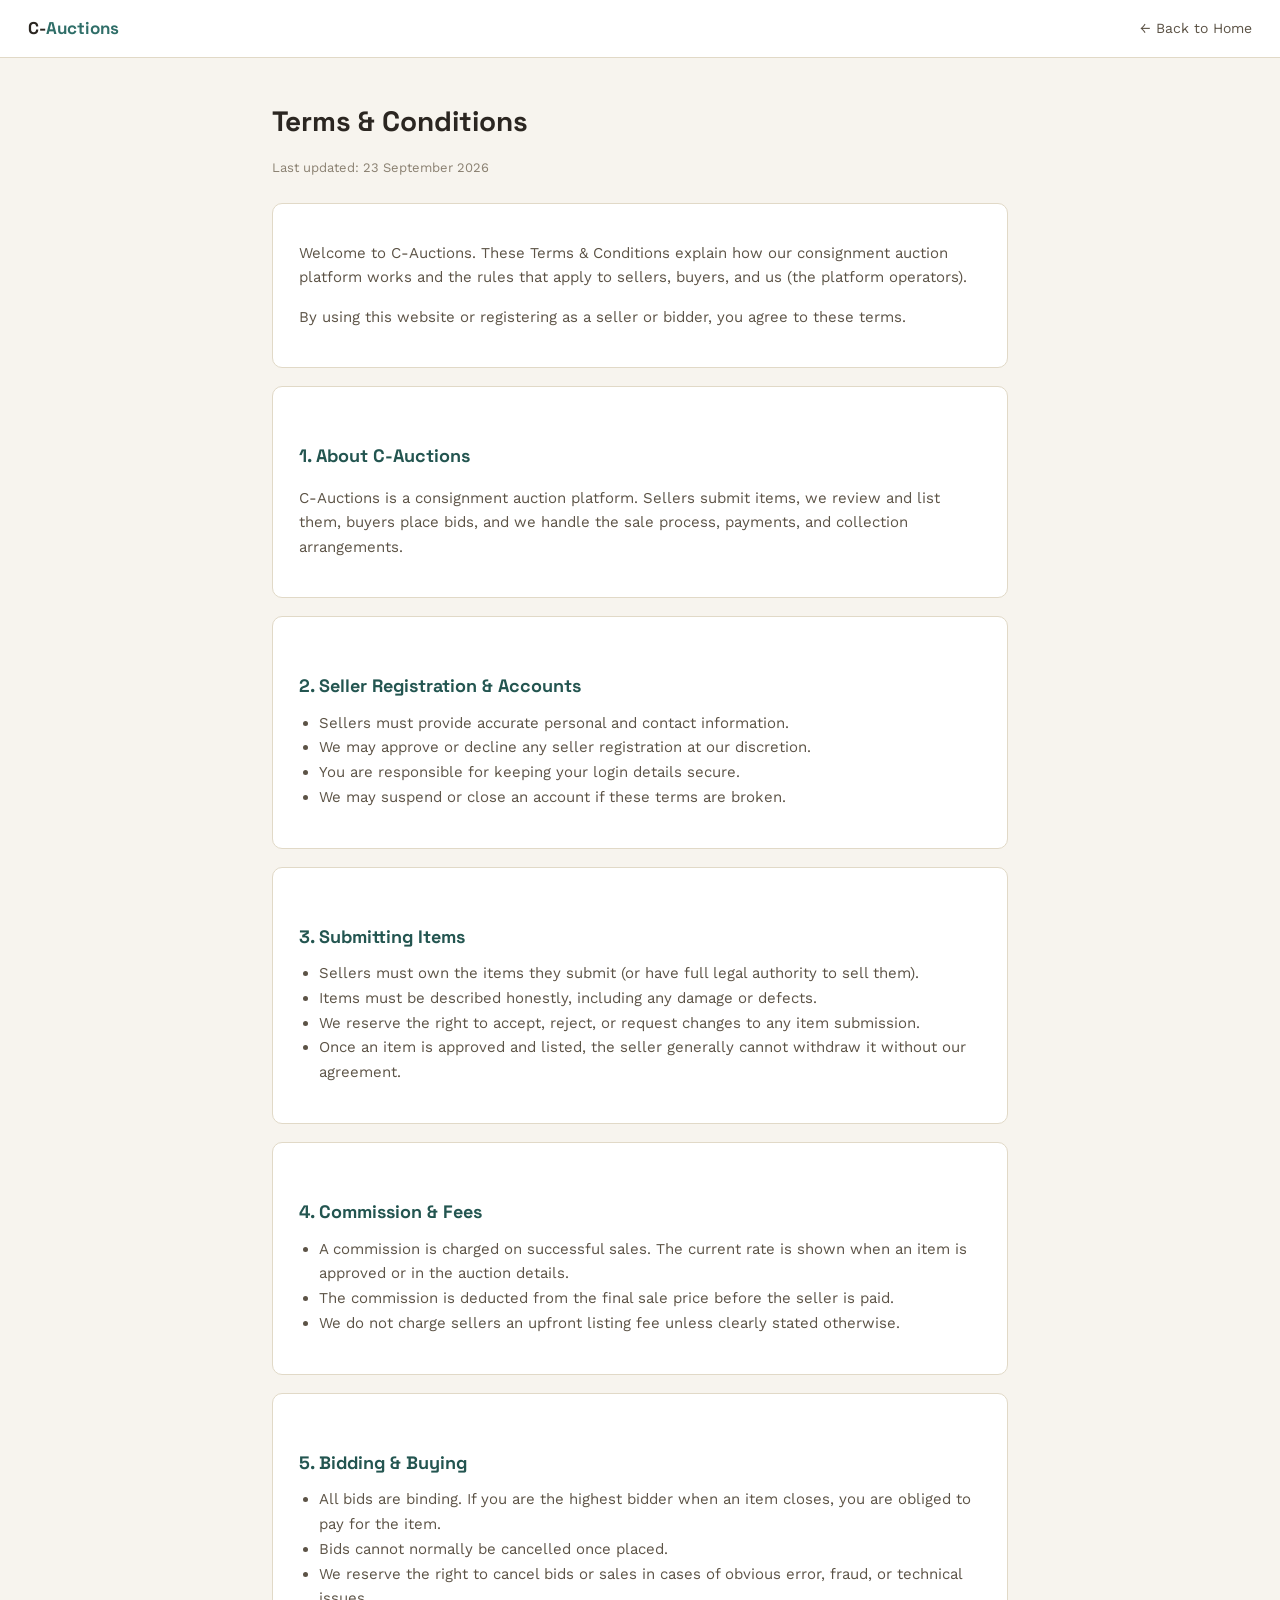
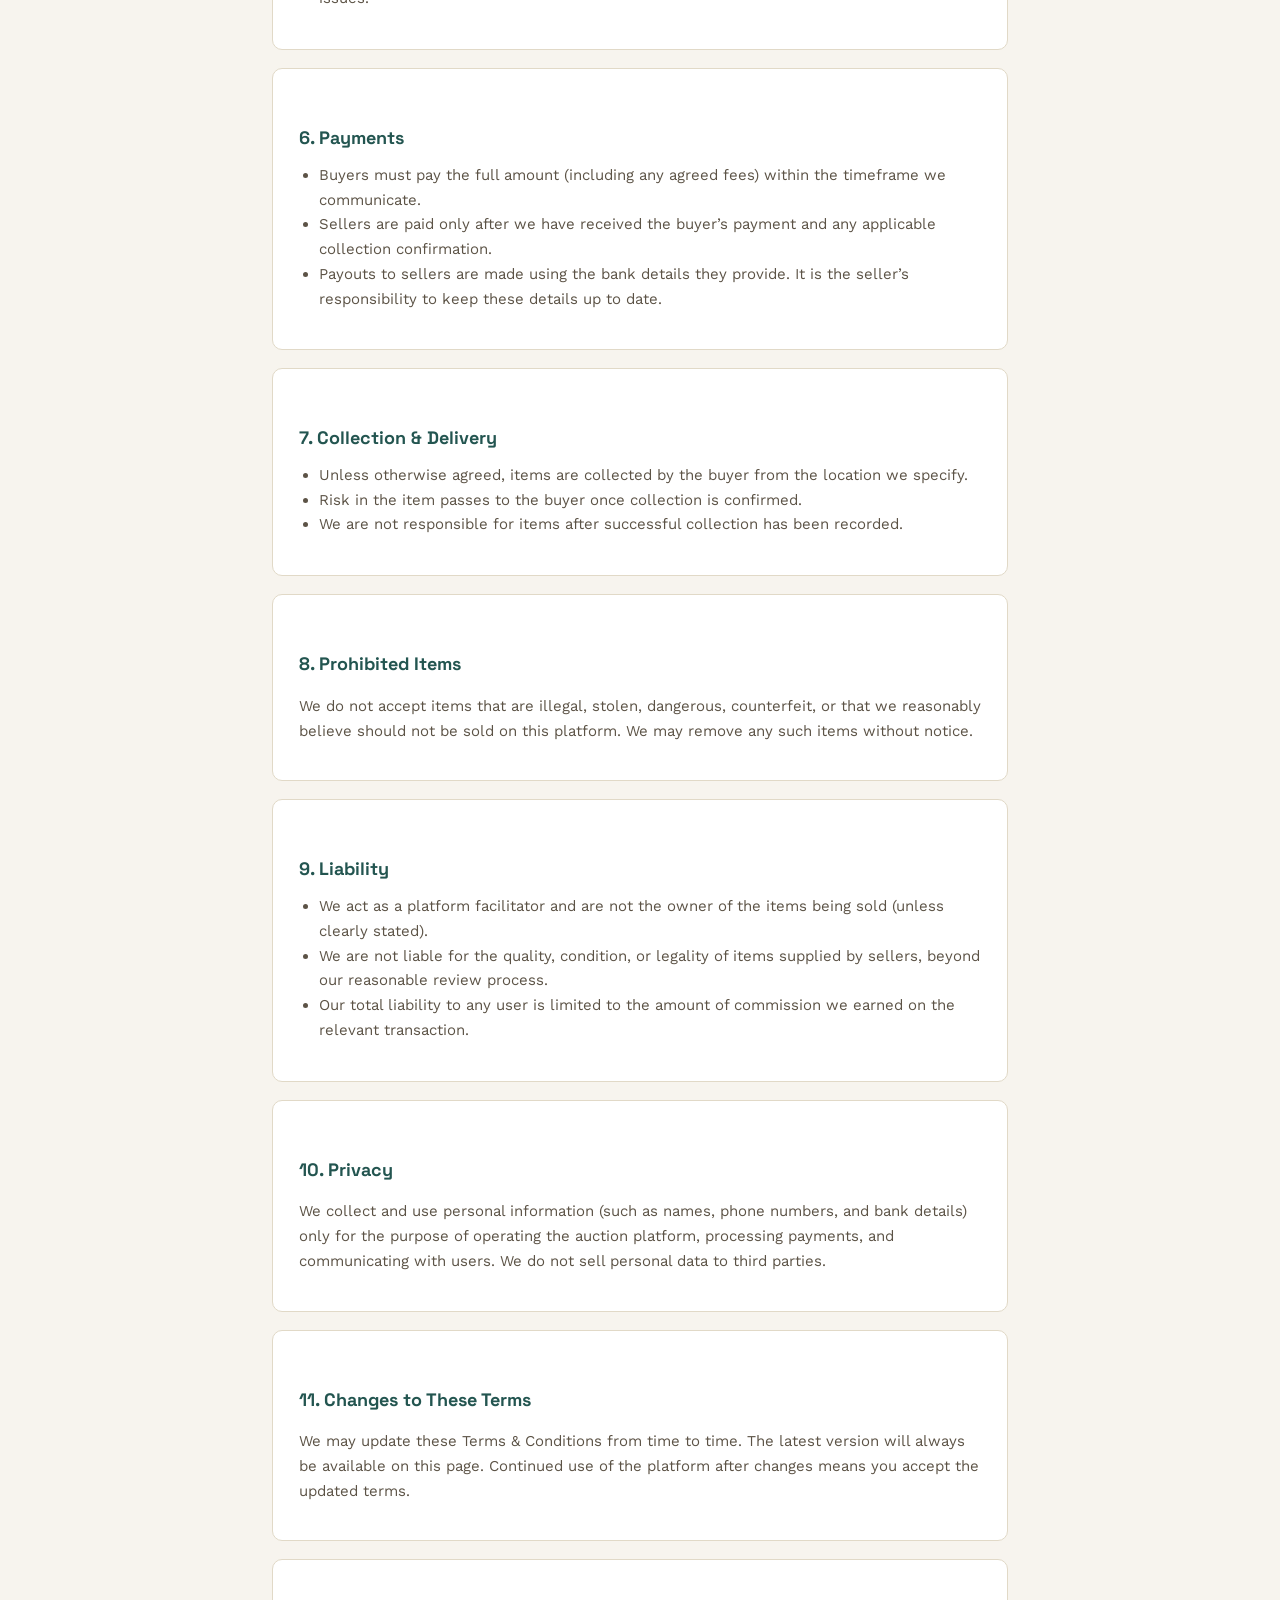
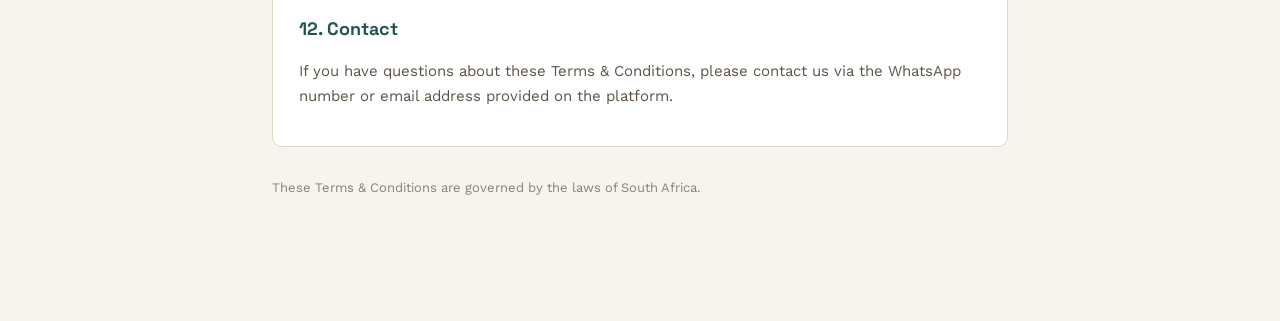
<file: pages/terms.html>
<!DOCTYPE html>
<html lang="en">
<head>
  <meta charset="UTF-8">
  <meta name="viewport" content="width=device-width, initial-scale=1.0">
  <title>Terms & Conditions — C-Auctions</title>
  <link href="https://fonts.googleapis.com/css2?family=Space+Grotesk:wght@500;700&family=Work+Sans:wght@400;500;600&display=swap" rel="stylesheet">
  <style>
    :root {
      --teal-600: #2F6E68; --teal-700: #235550; --teal-100: #DCEAE7;
      --stone-50: #F7F4EE; --stone-100: #EDE7DB; --stone-200: #E1D9C7;
      --ink-900: #2B2621; --ink-600: #5C5346; --ink-400: #8A8071;
    }
    * { box-sizing: border-box; }
    body { margin: 0; font-family: 'Work Sans', sans-serif; background: var(--stone-50); color: var(--ink-900); line-height: 1.65; }
    header { background: #fff; border-bottom: 1px solid var(--stone-200); padding: 0 28px; height: 58px; display: flex; align-items: center; justify-content: space-between; }
    .brand { font-family: 'Space Grotesk', sans-serif; font-weight: 700; font-size: 17px; text-decoration: none; color: var(--ink-900); }
    .brand span { color: var(--teal-600); }
    .container { max-width: 780px; margin: 40px auto; padding: 0 22px 70px; }
    h1 { font-family: 'Space Grotesk', sans-serif; font-size: 28px; margin: 0 0 8px; }
    h2 { font-family: 'Space Grotesk', sans-serif; font-size: 18px; margin: 32px 0 10px; color: var(--teal-700); }
    p, li { color: var(--ink-600); font-size: 15px; }
    ul { padding-left: 20px; margin: 8px 0 16px; }
    .card { background: #fff; border: 1px solid var(--stone-200); border-radius: 10px; padding: 22px 26px; margin-bottom: 18px; }
    .updated { font-size: 13px; color: var(--ink-400); margin-bottom: 24px; }
    a { color: var(--teal-600); }
    .back { font-size: 14px; color: var(--ink-600); text-decoration: none; }
  </style>
</head>
<body>
  <header>
    <a href="index.html" class="brand">C-<span>Auctions</span></a>
    <a href="index.html" class="back">← Back to Home</a>
  </header>

  <div class="container">
    <h1>Terms & Conditions</h1>
    <p class="updated">Last updated: 23 September 2026</p>

    <div class="card">
      <p>Welcome to C-Auctions. These Terms & Conditions explain how our consignment auction platform works and the rules that apply to sellers, buyers, and us (the platform operators).</p>
      <p>By using this website or registering as a seller or bidder, you agree to these terms.</p>
    </div>

    <div class="card">
      <h2>1. About C-Auctions</h2>
      <p>C-Auctions is a consignment auction platform. Sellers submit items, we review and list them, buyers place bids, and we handle the sale process, payments, and collection arrangements.</p>
    </div>

    <div class="card">
      <h2>2. Seller Registration & Accounts</h2>
      <ul>
        <li>Sellers must provide accurate personal and contact information.</li>
        <li>We may approve or decline any seller registration at our discretion.</li>
        <li>You are responsible for keeping your login details secure.</li>
        <li>We may suspend or close an account if these terms are broken.</li>
      </ul>
    </div>

    <div class="card">
      <h2>3. Submitting Items</h2>
      <ul>
        <li>Sellers must own the items they submit (or have full legal authority to sell them).</li>
        <li>Items must be described honestly, including any damage or defects.</li>
        <li>We reserve the right to accept, reject, or request changes to any item submission.</li>
        <li>Once an item is approved and listed, the seller generally cannot withdraw it without our agreement.</li>
      </ul>
    </div>

    <div class="card">
      <h2>4. Commission & Fees</h2>
      <ul>
        <li>A commission is charged on successful sales. The current rate is shown when an item is approved or in the auction details.</li>
        <li>The commission is deducted from the final sale price before the seller is paid.</li>
        <li>We do not charge sellers an upfront listing fee unless clearly stated otherwise.</li>
      </ul>
    </div>

    <div class="card">
      <h2>5. Bidding & Buying</h2>
      <ul>
        <li>All bids are binding. If you are the highest bidder when an item closes, you are obliged to pay for the item.</li>
        <li>Bids cannot normally be cancelled once placed.</li>
        <li>We reserve the right to cancel bids or sales in cases of obvious error, fraud, or technical issues.</li>
      </ul>
    </div>

    <div class="card">
      <h2>6. Payments</h2>
      <ul>
        <li>Buyers must pay the full amount (including any agreed fees) within the timeframe we communicate.</li>
        <li>Sellers are paid only after we have received the buyer’s payment and any applicable collection confirmation.</li>
        <li>Payouts to sellers are made using the bank details they provide. It is the seller’s responsibility to keep these details up to date.</li>
      </ul>
    </div>

    <div class="card">
      <h2>7. Collection & Delivery</h2>
      <ul>
        <li>Unless otherwise agreed, items are collected by the buyer from the location we specify.</li>
        <li>Risk in the item passes to the buyer once collection is confirmed.</li>
        <li>We are not responsible for items after successful collection has been recorded.</li>
      </ul>
    </div>

    <div class="card">
      <h2>8. Prohibited Items</h2>
      <p>We do not accept items that are illegal, stolen, dangerous, counterfeit, or that we reasonably believe should not be sold on this platform. We may remove any such items without notice.</p>
    </div>

    <div class="card">
      <h2>9. Liability</h2>
      <ul>
        <li>We act as a platform facilitator and are not the owner of the items being sold (unless clearly stated).</li>
        <li>We are not liable for the quality, condition, or legality of items supplied by sellers, beyond our reasonable review process.</li>
        <li>Our total liability to any user is limited to the amount of commission we earned on the relevant transaction.</li>
      </ul>
    </div>

    <div class="card">
      <h2>10. Privacy</h2>
      <p>We collect and use personal information (such as names, phone numbers, and bank details) only for the purpose of operating the auction platform, processing payments, and communicating with users. We do not sell personal data to third parties.</p>
    </div>

    <div class="card">
      <h2>11. Changes to These Terms</h2>
      <p>We may update these Terms & Conditions from time to time. The latest version will always be available on this page. Continued use of the platform after changes means you accept the updated terms.</p>
    </div>

    <div class="card">
      <h2>12. Contact</h2>
      <p>If you have questions about these Terms & Conditions, please contact us via the WhatsApp number or email address provided on the platform.</p>
    </div>

    <p style="margin-top:30px;font-size:13px;color:var(--ink-400);">
      These Terms & Conditions are governed by the laws of South Africa.
    </p>
  </div>
</body>
</html>
</file>
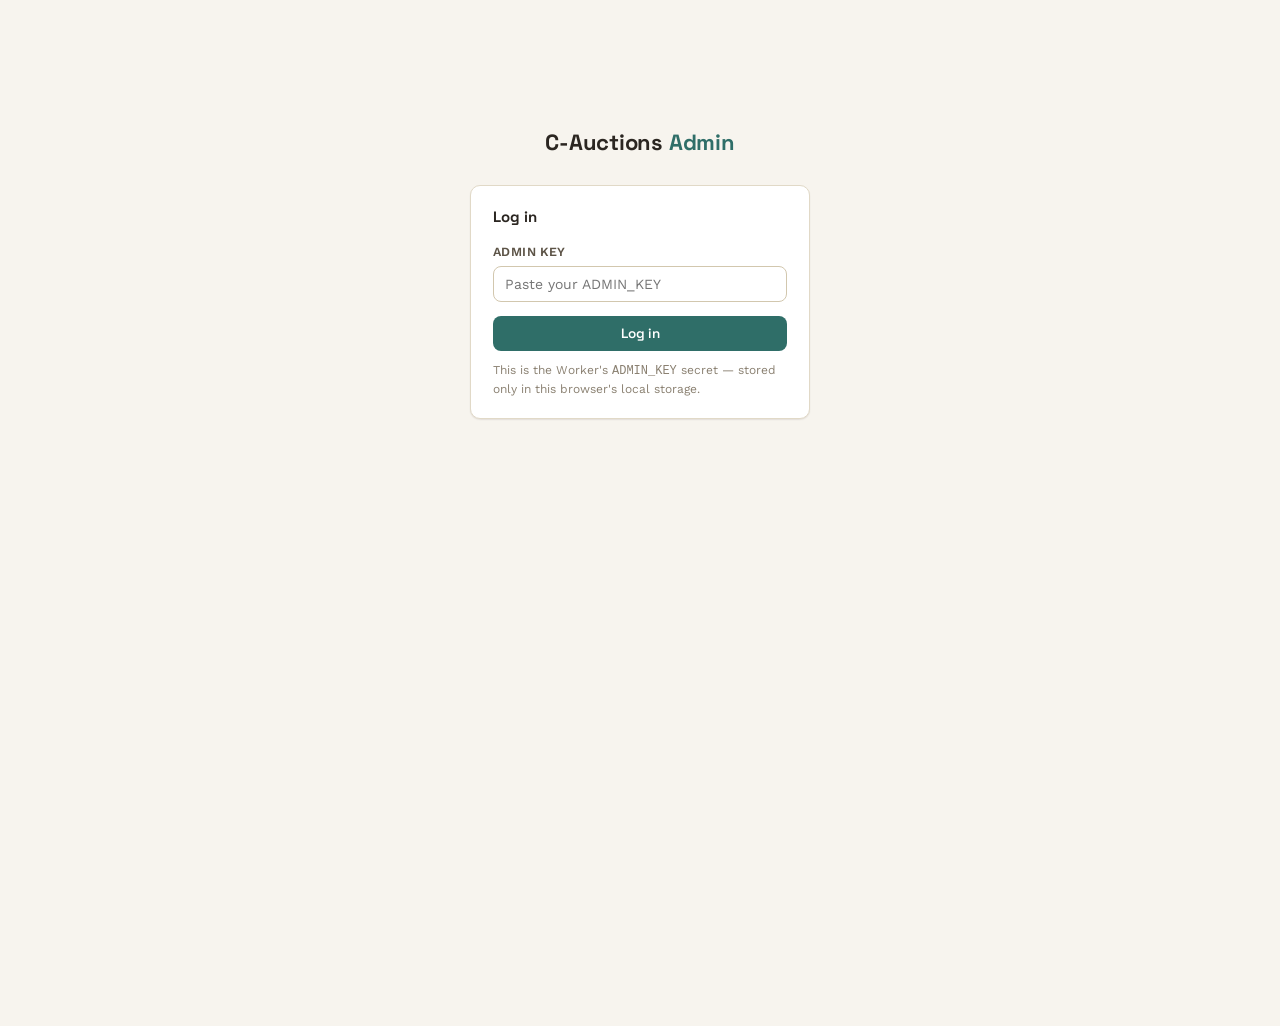
<file: pages/admin/auction.html>
<!DOCTYPE html>
<html lang="en">
<head>
<meta charset="UTF-8">
<meta name="viewport" content="width=device-width, initial-scale=1.0">
<title>Auction — C-Auctions Admin</title>
<link rel="preconnect" href="https://fonts.googleapis.com">
<link href="https://fonts.googleapis.com/css2?family=Space+Grotesk:wght@500;700&family=Work+Sans:wght@400;500;600&display=swap" rel="stylesheet">
<link rel="stylesheet" href="shared.css">
<style>
.modal-bg{position:fixed;inset:0;background:rgba(43,38,33,.4);display:none;align-items:center;justify-content:center;z-index:100;padding:20px;}
.modal-bg.show{display:flex;}
.modal{background:#fff;border-radius:var(--radius);padding:22px 24px;max-width:480px;width:100%;max-height:80vh;overflow-y:auto;}
.modal h2{margin-top:0;}
.reserve-note{font-size:12px;color:var(--ink-400);}
</style>
</head>
<body>
<div class="shell">
  <div id="nav-slot"></div>
  <main>
    <div class="page-head">
      <div>
        <h1 id="auction-name">Loading…</h1>
        <div class="sub"><a href="auctions.html">← All auctions</a></div>
      </div>
    </div>

    <div class="card">
      <h2>Auction settings</h2>
      <div class="field-row3">
        <div class="field">
          <label for="e-status">Status</label>
          <select id="e-status">
            <option value="draft">Draft</option>
            <option value="live">Live</option>
            <option value="closed">Closed</option>
          </select>
        </div>
        <div class="field">
          <label for="e-commission">Default commission %</label>
          <input type="number" id="e-commission" step="0.5">
        </div>
        <div class="field">
          <label for="e-ends">Ends (informational)</label>
          <input type="datetime-local" id="e-ends">
        </div>
      </div>
      <button onclick="saveAuctionSettings()">Save settings</button>
    </div>

    <div class="page-head" style="margin-top:6px;">
      <h2 style="margin:0;font-size:16px;">Items</h2>
      <button onclick="openItemForm()">+ Add item</button>
    </div>

    <div class="card" id="item-form" style="display:none;">
      <h2 id="item-form-title">New item</h2>
      <input type="hidden" id="i-editing-id">
      <div class="field-row">
        <div class="field">
          <label for="i-seller">Seller *</label>
          <select id="i-seller"></select>
        </div>
        <div class="field">
          <label for="i-name">Item name *</label>
          <input type="text" id="i-name" placeholder="Weber Kettle Braai">
        </div>
      </div>
      <div class="field">
        <label for="i-desc">Description</label>
        <textarea id="i-desc"></textarea>
      </div>
      <div class="field-row3">
        <div class="field">
          <label for="i-starting">Starting bid *</label>
          <input type="number" id="i-starting" step="1">
        </div>
        <div class="field">
          <label for="i-reserve">Reserve price</label>
          <input type="number" id="i-reserve" step="1" placeholder="optional">
        </div>
        <div class="field">
          <label for="i-increment">Min increment</label>
          <input type="number" id="i-increment" step="1" value="1">
        </div>
      </div>
      <div class="field-row3">
        <div class="field">
          <label for="i-end">End date</label>
          <input type="datetime-local" id="i-end">
        </div>
        <div class="field">
          <label for="i-commission">Commission % override</label>
          <input type="number" id="i-commission" step="0.5" placeholder="uses auction default">
        </div>
        <div class="field">
          <label for="i-delivery">Delivery</label>
          <select id="i-delivery">
            <option value="pickup">Pickup</option>
            <option value="delivery">Delivery</option>
            <option value="either">Either</option>
          </select>
        </div>
      </div>
      <div class="field">
        <label for="i-image">Photo</label>
        <input type="file" id="i-image" accept="image/*">
        <div class="hint" id="i-current-image"></div>
      </div>
      <button onclick="submitItem()" id="item-submit-btn">Save item</button>
      <button class="secondary" onclick="closeItemForm()">Cancel</button>
    </div>

    <div class="card">
      <table>
        <thead>
          <tr><th>Item</th><th>Seller</th><th>Current bid</th><th>Reserve</th><th>Status</th><th>Ends</th><th></th></tr>
        </thead>
        <tbody id="items-body"><tr class="empty-row"><td colspan="7">Loading…</td></tr></tbody>
      </table>
    </div>
  </main>
</div>

<div class="modal-bg" id="bids-modal">
  <div class="modal">
    <h2 id="bids-modal-title">Bid history</h2>
    <table>
      <thead><tr><th>Bidder</th><th>Amount</th><th>Placed</th></tr></thead>
      <tbody id="bids-body"></tbody>
    </table>
    <button class="secondary" style="margin-top:14px;" onclick="closeBidsModal()">Close</button>
  </div>
</div>

<script src="shared.js"></script>
<script>
requireAuth();
renderNav('auctions.html');

const params = new URLSearchParams(location.search);
const auctionId = params.get('id');
if (!auctionId) location.href = 'auctions.html';

let sellersCache = [];
let itemsCache = [];

function openItemForm(editItem) {
  document.getElementById('item-form').style.display = 'block';
  if (editItem) {
    document.getElementById('item-form-title').textContent = 'Edit item';
    document.getElementById('item-submit-btn').textContent = 'Save changes';
    document.getElementById('i-editing-id').value = editItem.id;
    document.getElementById('i-seller').value = editItem.seller_id;
    document.getElementById('i-name').value = editItem.name;
    document.getElementById('i-desc').value = editItem.description || '';
    document.getElementById('i-starting').value = editItem.starting_bid;
    document.getElementById('i-reserve').value = editItem.reserve_price ?? '';
    document.getElementById('i-increment').value = editItem.min_increment;
    document.getElementById('i-end').value = toLocalInput(editItem.end_date);
    document.getElementById('i-commission').value = editItem.commission_pct ?? '';
    document.getElementById('i-delivery').value = editItem.delivery_method || 'pickup';
    document.getElementById('i-current-image').textContent = editItem.image_key
      ? 'Current photo set — choose a new file only to replace it.' : 'No photo set yet.';
  } else {
    document.getElementById('item-form-title').textContent = 'New item';
    document.getElementById('item-submit-btn').textContent = 'Save item';
    ['i-editing-id','i-name','i-desc','i-starting','i-reserve','i-commission'].forEach(id => document.getElementById(id).value = '');
    document.getElementById('i-increment').value = 1;
    document.getElementById('i-end').value = '';
    document.getElementById('i-delivery').value = 'pickup';
    document.getElementById('i-current-image').textContent = '';
  }
  document.getElementById('i-image').value = '';
  document.getElementById('item-form').scrollIntoView({ behavior: 'smooth', block: 'center' });
}
function closeItemForm() { document.getElementById('item-form').style.display = 'none'; }

function toLocalInput(iso) {
  if (!iso) return '';
  const d = new Date(iso);
  if (isNaN(d.getTime())) return '';
  const pad = n => String(n).padStart(2, '0');
  return `${d.getFullYear()}-${pad(d.getMonth()+1)}-${pad(d.getDate())}T${pad(d.getHours())}:${pad(d.getMinutes())}`;
}

const loadAuction = guard(async () => {
  const { auctions } = await api('/auctions');
  const auction = auctions.find(a => a.id === auctionId);
  if (!auction) { toast('Auction not found', 'error'); return; }
  document.getElementById('auction-name').textContent = auction.name;
  document.getElementById('e-status').value = auction.status;
  document.getElementById('e-commission').value = auction.commission_pct;
  document.getElementById('e-ends').value = toLocalInput(auction.ends_at);
});

const saveAuctionSettings = guard(async () => {
  const endsLocal = document.getElementById('e-ends').value;
  await api(`/auctions/${auctionId}`, {
    method: 'PATCH',
    body: {
      status: document.getElementById('e-status').value,
      commissionPct: Number(document.getElementById('e-commission').value),
      endsAt: endsLocal ? new Date(endsLocal).toISOString() : null,
    },
  });
  toast('Auction settings saved', 'success');
});

const loadSellers = guard(async () => {
  const { sellers } = await api('/sellers');
  sellersCache = sellers;
  document.getElementById('i-seller').innerHTML = sellers.length
    ? sellers.map(s => `<option value="${s.id}">${escapeHtml(s.name)}</option>`).join('')
    : `<option value="">Add a seller first</option>`;
});

const loadItems = guard(async () => {
  const { items } = await api(`/auctions/${auctionId}/items`);
  itemsCache = items;
  const body = document.getElementById('items-body');
  if (!items.length) {
    body.innerHTML = `<tr class="empty-row"><td colspan="7">No items yet — add one above.</td></tr>`;
    return;
  }
  body.innerHTML = items.map(it => {
    const seller = sellersCache.find(s => s.id === it.seller_id);
    const reserveMet = it.reserve_price == null || it.current_bid >= it.reserve_price;
    return `
      <tr>
        <td>
          <div class="item-name-cell">
            <img class="thumb" src="${it.image_key ? imageUrl(it.image_key) : ''}" onerror="this.style.visibility='hidden'">
            <span><strong>${escapeHtml(it.name)}</strong><br><a href="#" onclick="viewBids('${it.id}','${escapeHtml(it.name)}');return false;" class="muted" style="font-size:12px;">Bid history →</a></span>
          </div>
        </td>
        <td>${escapeHtml(seller ? seller.name : it.seller_id)}</td>
        <td class="tabular"><strong>${formatMoney(it.current_bid)}</strong>${it.highest_bidder_name ? `<div class="muted" style="font-size:12px;">${escapeHtml(it.highest_bidder_name)}</div>` : ''}</td>
        <td class="tabular reserve-note">${it.reserve_price != null ? formatMoney(it.reserve_price) + (reserveMet ? ' ✓ met' : ' — not met') : 'no reserve'}</td>
        <td>${statusDot(it.status)}</td>
        <td class="muted">${formatDate(it.end_date)}</td>
        <td>
          <button class="small secondary" onclick='openItemForm(${JSON.stringify(it).replace(/'/g,"&#39;")})'>Edit</button>
          ${it.status === 'open' ? `<button class="small" onclick="closeItem('${it.id}','${escapeHtml(it.name)}')">Close</button>` : ''}
          ${!it.highest_bidder_id && it.status !== 'sold' ? `<button class="small danger" onclick="deleteItem('${it.id}','${escapeHtml(it.name)}')">Delete</button>` : ''}
        </td>
      </tr>
    `;
  }).join('');
});

const submitItem = guard(async () => {
  const editingId = document.getElementById('i-editing-id').value;
  const sellerId = document.getElementById('i-seller').value;
  const name = document.getElementById('i-name').value.trim();
  const startingBid = document.getElementById('i-starting').value;
  if (!editingId && (!sellerId || !name || startingBid === '')) {
    return toast('Seller, name and starting bid are required', 'error');
  }
  if (editingId && !name) return toast('Name is required', 'error');

  let imageKey;
  const file = document.getElementById('i-image').files[0];
  if (file) {
    const form = new FormData();
    form.append('file', file);
    const up = await api('/images', { method: 'POST', body: form, isForm: true });
    imageKey = up.imageKey;
  }

  const endLocal = document.getElementById('i-end').value;
  const body = {
    name,
    description: document.getElementById('i-desc').value,
    startingBid: Number(startingBid),
    reservePrice: document.getElementById('i-reserve').value !== '' ? Number(document.getElementById('i-reserve').value) : null,
    minIncrement: Number(document.getElementById('i-increment').value) || 1,
    endDate: endLocal ? new Date(endLocal).toISOString() : null,
    commissionPct: document.getElementById('i-commission').value !== '' ? Number(document.getElementById('i-commission').value) : null,
    deliveryMethod: document.getElementById('i-delivery').value,
  };
  if (imageKey) body.imageKey = imageKey;

  if (editingId) {
    await api(`/items/${editingId}`, { method: 'PATCH', body });
    toast('Item updated', 'success');
  } else {
    await api('/items', { method: 'POST', body: { ...body, auctionId, sellerId } });
    toast('Item added', 'success');
  }
  closeItemForm();
  loadItems();
});

const closeItem = guard(async (itemId, name) => {
  if (!confirm(`Close bidding on "${name}"? This locks it in as sold or unsold and cannot be undone.`)) return;
  const res = await api(`/items/${itemId}/close`, { method: 'POST' });
  toast(`Item closed — ${res.result}`, res.result === 'sold' ? 'success' : '');
  loadItems();
});

const deleteItem = guard(async (itemId, name) => {
  if (!confirm(`Delete "${name}"? This cannot be undone.`)) return;
  await api(`/items/${itemId}`, { method: 'DELETE' });
  toast('Item deleted', 'success');
  loadItems();
});

const viewBids = guard(async (itemId, name) => {
  document.getElementById('bids-modal-title').textContent = `Bid history — ${name}`;
  const { bids } = await api(`/items/${itemId}/bids`);
  document.getElementById('bids-body').innerHTML = bids.length
    ? bids.map(b => `<tr><td>${escapeHtml(b.bidder_name)}</td><td class="tabular">${formatMoney(b.amount)}</td><td class="muted">${formatDate(b.placed_at)}</td></tr>`).join('')
    : `<tr class="empty-row"><td colspan="3">No bids yet.</td></tr>`;
  document.getElementById('bids-modal').classList.add('show');
});
function closeBidsModal() { document.getElementById('bids-modal').classList.remove('show'); }

(async () => {
  await loadSellers();
  await loadAuction();
  await loadItems();
})();
</script>
</body>
</html>
</file>
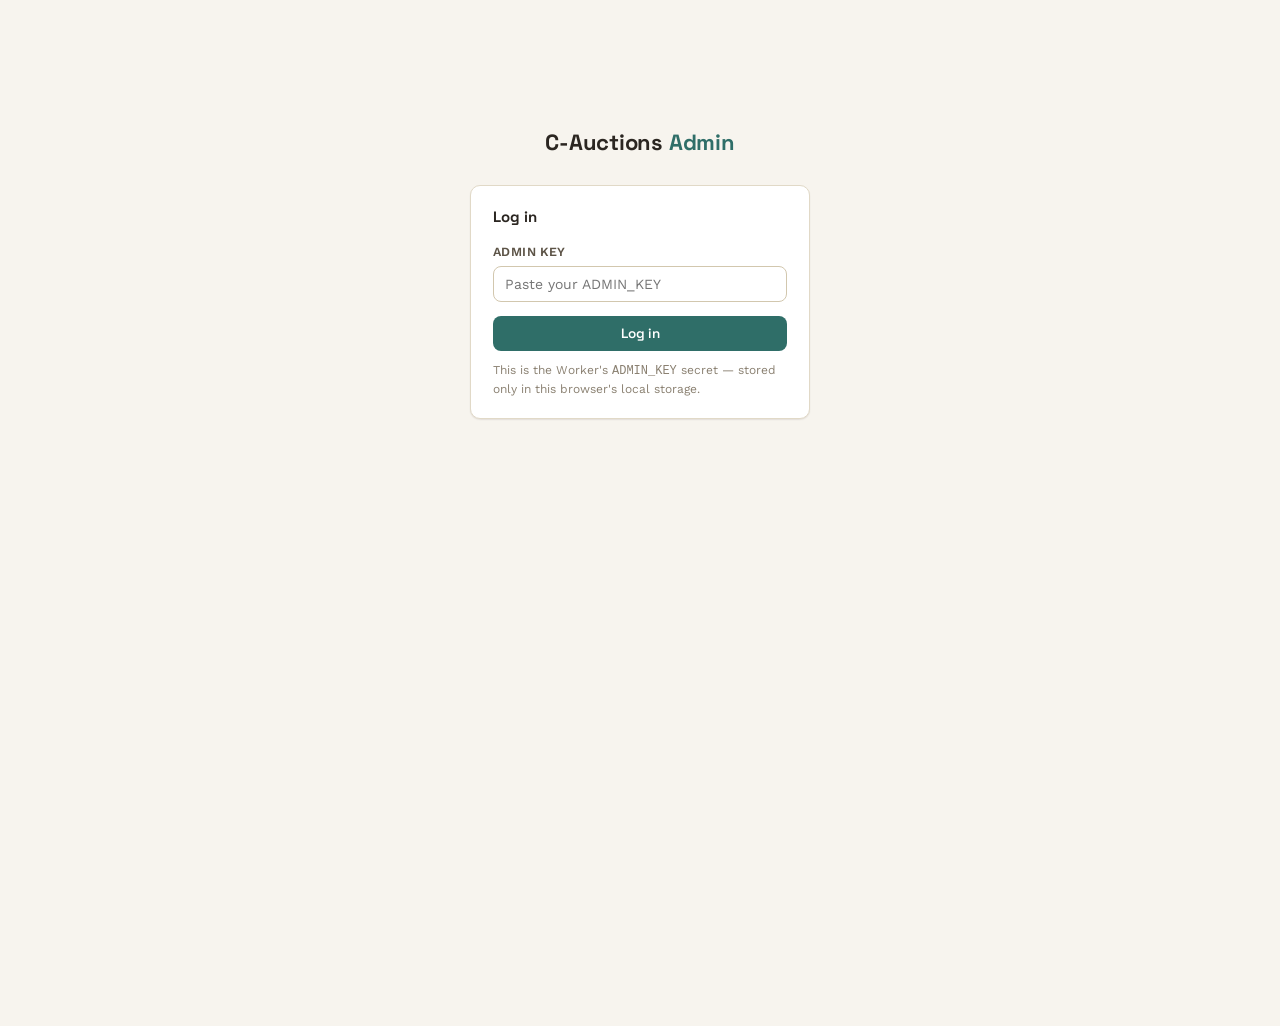
<file: pages/admin/auctions.html>
<!DOCTYPE html>
<html lang="en">
<head>
<meta charset="UTF-8">
<meta name="viewport" content="width=device-width, initial-scale=1.0">
<title>Auctions — C-Auctions Admin</title>
<link rel="preconnect" href="https://fonts.googleapis.com">
<link href="https://fonts.googleapis.com/css2?family=Space+Grotesk:wght@500;700&family=Work+Sans:wght@400;500;600&display=swap" rel="stylesheet">
<link rel="stylesheet" href="shared.css">
</head>
<body>
<div class="shell">
  <div id="nav-slot"></div>
  <main>
    <div class="page-head">
      <div>
        <h1>Auctions</h1>
        <div class="sub">Each auction is one batch/event of lots.</div>
      </div>
      <button onclick="toggleForm()">+ New auction</button>
    </div>

    <div class="card" id="add-form" style="display:none;">
      <h2>New auction</h2>
      <div class="field">
        <label for="a-name">Name *</label>
        <input type="text" id="a-name" placeholder="October Auction">
      </div>
      <div class="field-row3">
        <div class="field">
          <label for="a-status">Status</label>
          <select id="a-status">
            <option value="draft">Draft</option>
            <option value="live">Live</option>
            <option value="closed">Closed</option>
          </select>
        </div>
        <div class="field">
          <label for="a-commission">Default commission %</label>
          <input type="number" id="a-commission" value="15" step="0.5">
        </div>
        <div class="field">
          <label for="a-ends">Ends (informational)</label>
          <input type="datetime-local" id="a-ends">
        </div>
      </div>
      <button onclick="submitAuction()">Create auction</button>
      <button class="secondary" onclick="toggleForm()">Cancel</button>
    </div>

    <div class="card">
      <table>
        <thead><tr><th>Name</th><th>Status</th><th>Commission</th><th>Ends</th><th>Created</th><th></th></tr></thead>
        <tbody id="auctions-body"><tr class="empty-row"><td colspan="6">Loading…</td></tr></tbody>
      </table>
    </div>
  </main>
</div>

<script src="shared.js"></script>
<script>
requireAuth();
renderNav('auctions.html');

function toggleForm() {
  const f = document.getElementById('add-form');
  f.style.display = f.style.display === 'none' ? 'block' : 'none';
}

const load = guard(async () => {
  const { auctions } = await api('/auctions');
  const body = document.getElementById('auctions-body');
  if (!auctions.length) {
    body.innerHTML = `<tr class="empty-row"><td colspan="6">No auctions yet — create one above.</td></tr>`;
    return;
  }
  body.innerHTML = auctions.map(a => `
    <tr>
      <td><strong>${escapeHtml(a.name)}</strong></td>
      <td>${statusDot(a.status)}</td>
      <td>${a.commission_pct}%</td>
      <td class="muted">${formatDate(a.ends_at)}</td>
      <td class="muted">${formatDate(a.created_at)}</td>
      <td style="display:flex;gap:6px;align-items:center;">
          <a href="auction.html?id=${a.id}">Manage →</a>
          <button class="small danger" onclick="deleteAuction('${a.id}','${escapeHtml(a.name)}')">Delete</button>
        </td>
    </tr>
  `).join('');
});

const submitAuction = guard(async () => {
  const name = document.getElementById('a-name').value.trim();
  if (!name) return toast('Name is required', 'error');
  const endsLocal = document.getElementById('a-ends').value;
  await api('/auctions', {
    method: 'POST',
    body: {
      name,
      status: document.getElementById('a-status').value,
      commissionPct: Number(document.getElementById('a-commission').value) || 15,
      endsAt: endsLocal ? new Date(endsLocal).toISOString() : undefined,
    },
  });
  toast('Auction created', 'success');
  toggleForm();
  document.getElementById('a-name').value = '';
  load();
});

const deleteAuction = guard(async (auctionId, name) => {
  if (!confirm(`Delete auction "${name}"?\n\nThis will also delete any items in it that have no bids. Items with bids cannot be deleted.`)) return;
  await api(`/auctions/${auctionId}`, { method: 'DELETE' });
  toast('Auction deleted', 'success');
  load();
});

load();
</script>
</body>
</html>
</file>
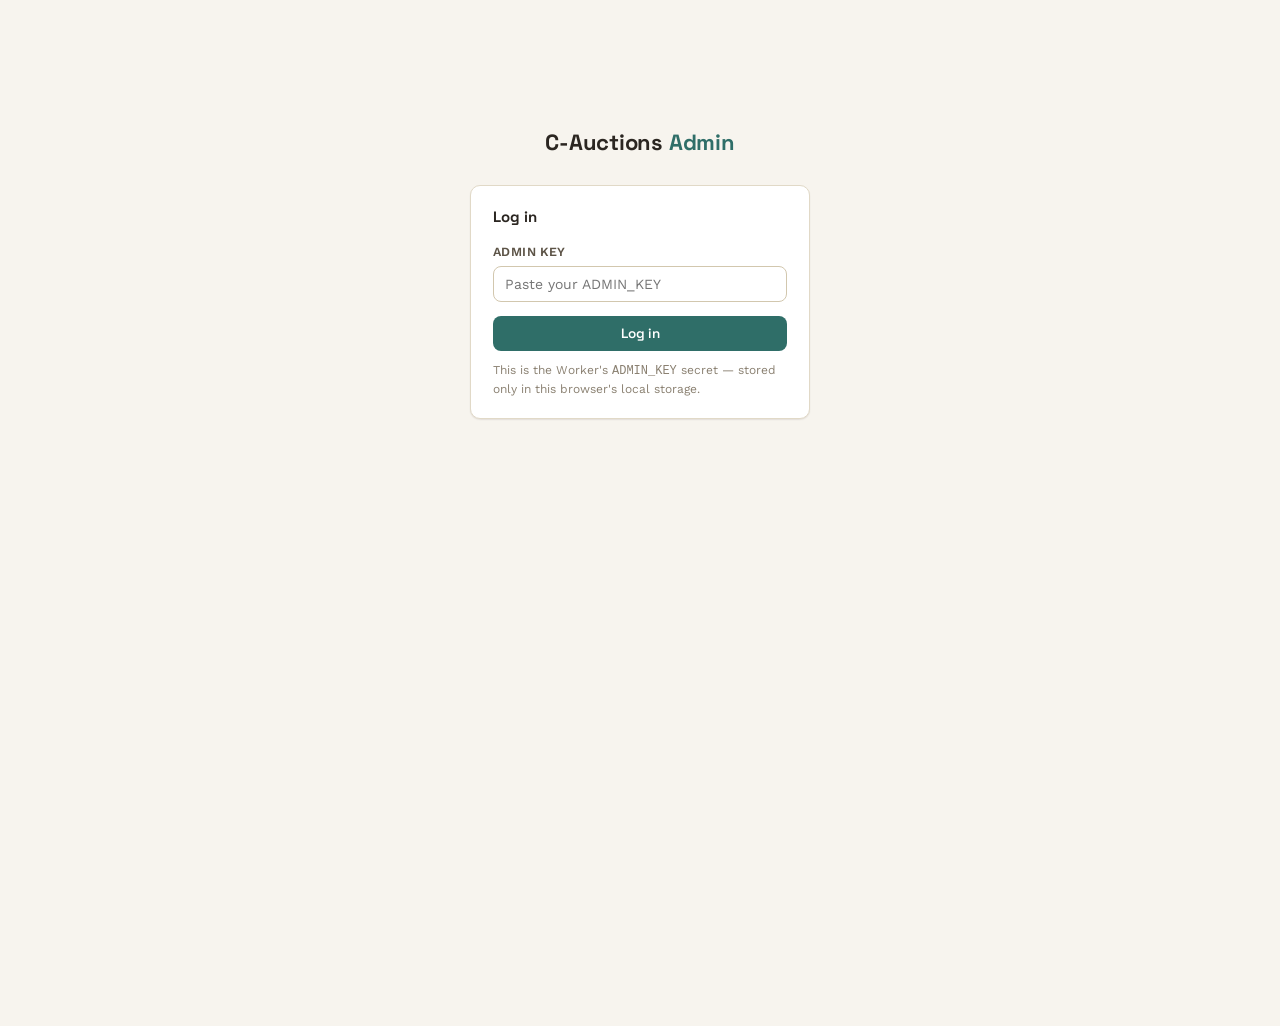
<file: pages/admin/config.html>
<!DOCTYPE html>
<html lang="en">
<head>
<meta charset="UTF-8">
<meta name="viewport" content="width=device-width, initial-scale=1.0">
<title>Settings — C-Auctions Admin</title>
<link rel="preconnect" href="https://fonts.googleapis.com">
<link href="https://fonts.googleapis.com/css2?family=Space+Grotesk:wght@500;700&family=Work+Sans:wght@400;500;600&display=swap" rel="stylesheet">
<link rel="stylesheet" href="shared.css">
</head>
<body>
<div class="shell">
  <div id="nav-slot"></div>
  <main class="narrow">
    <div class="page-head">
      <div>
        <h1>Settings</h1>
        <div class="sub">Public site configuration.</div>
      </div>
    </div>

    <div class="card">
      <h2>Site config</h2>
      <div id="config-fields"></div>
      <div class="field-row" style="margin-top:6px;">
        <div class="field">
          <label for="new-key">New key</label>
          <input type="text" id="new-key" placeholder="e.g. contactPhone">
        </div>
        <div class="field">
          <label for="new-value">Value</label>
          <input type="text" id="new-value">
        </div>
      </div>
      <button class="secondary small" onclick="addRow()">+ Add key</button>
      <div style="margin-top:16px;">
        <button onclick="saveConfig()">Save all</button>
      </div>
    </div>

    <div class="card">
      <h2>Admin key</h2>
      <div class="hint">
        The <code>ADMIN_KEY</code> Worker secret can't be changed from here — it's not stored in the database.
        To rotate it: <code>npx wrangler secret put ADMIN_KEY</code> on the Worker, then log back in here with the new value.
      </div>
    </div>
  </main>
</div>

<script src="shared.js"></script>
<script>
requireAuth();
renderNav('config.html');

let rowIndex = 0;
function addFieldRow(key = '', value = '') {
  const wrap = document.getElementById('config-fields');
  const rowId = `cfg-row-${rowIndex++}`;
  const div = document.createElement('div');
  div.className = 'field-row';
  div.id = rowId;
  div.innerHTML = `
    <div class="field"><input type="text" class="cfg-key" value="${escapeHtml(key)}" placeholder="key"></div>
    <div class="field"><input type="text" class="cfg-value" value="${escapeHtml(value)}" placeholder="value"></div>
  `;
  wrap.appendChild(div);
}
function addRow() {
  const k = document.getElementById('new-key').value.trim();
  const v = document.getElementById('new-value').value.trim();
  if (!k) return toast('Enter a key', 'error');
  addFieldRow(k, v);
  document.getElementById('new-key').value = '';
  document.getElementById('new-value').value = '';
}

const load = guard(async () => {
  const { config } = await api('/config', { auth: false });
  document.getElementById('config-fields').innerHTML = '';
  Object.entries(config).forEach(([k, v]) => addFieldRow(k, v));
  if (!Object.keys(config).length) addFieldRow('siteName', '');
});

const saveConfig = guard(async () => {
  const keys = [...document.querySelectorAll('.cfg-key')];
  const values = [...document.querySelectorAll('.cfg-value')];
  const body = {};
  keys.forEach((k, i) => { if (k.value.trim()) body[k.value.trim()] = values[i].value; });
  await api('/config', { method: 'POST', body });
  toast('Settings saved', 'success');
  load();
});

load();
</script>
</body>
</html>
</file>
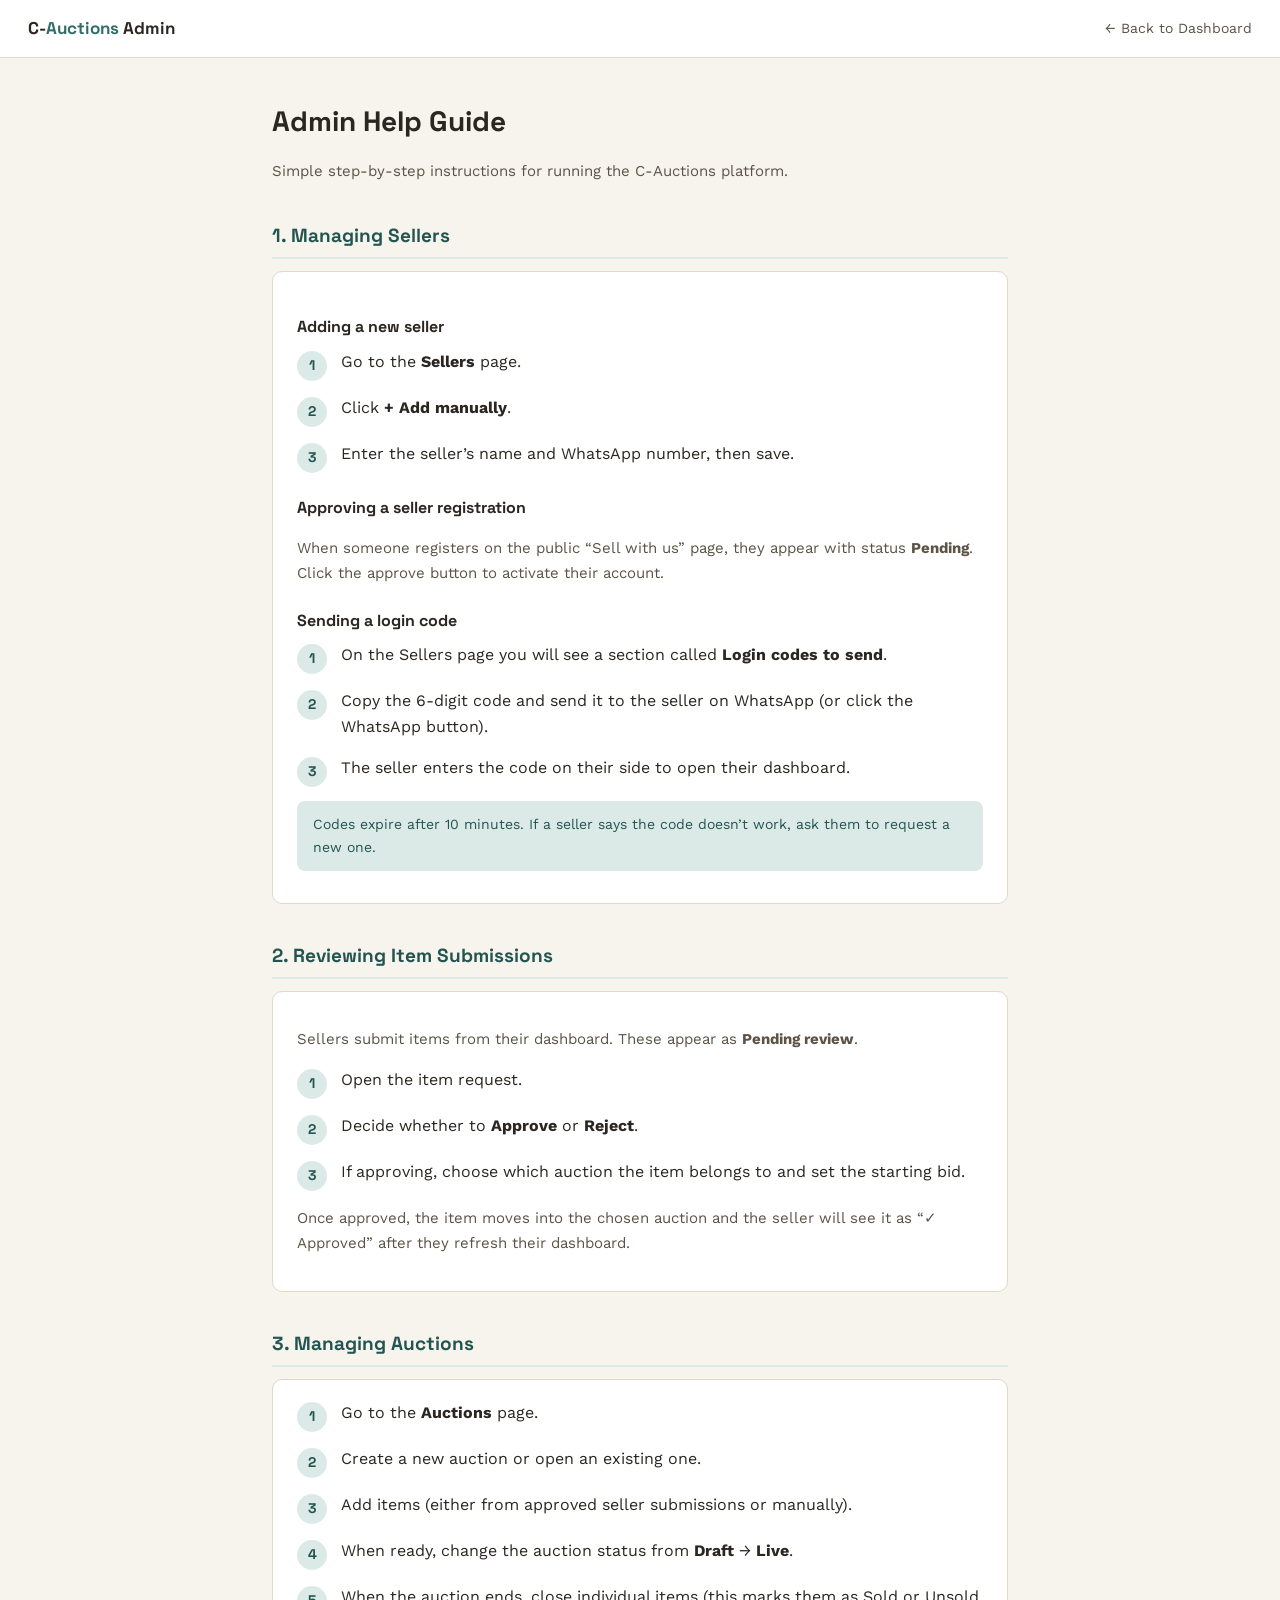
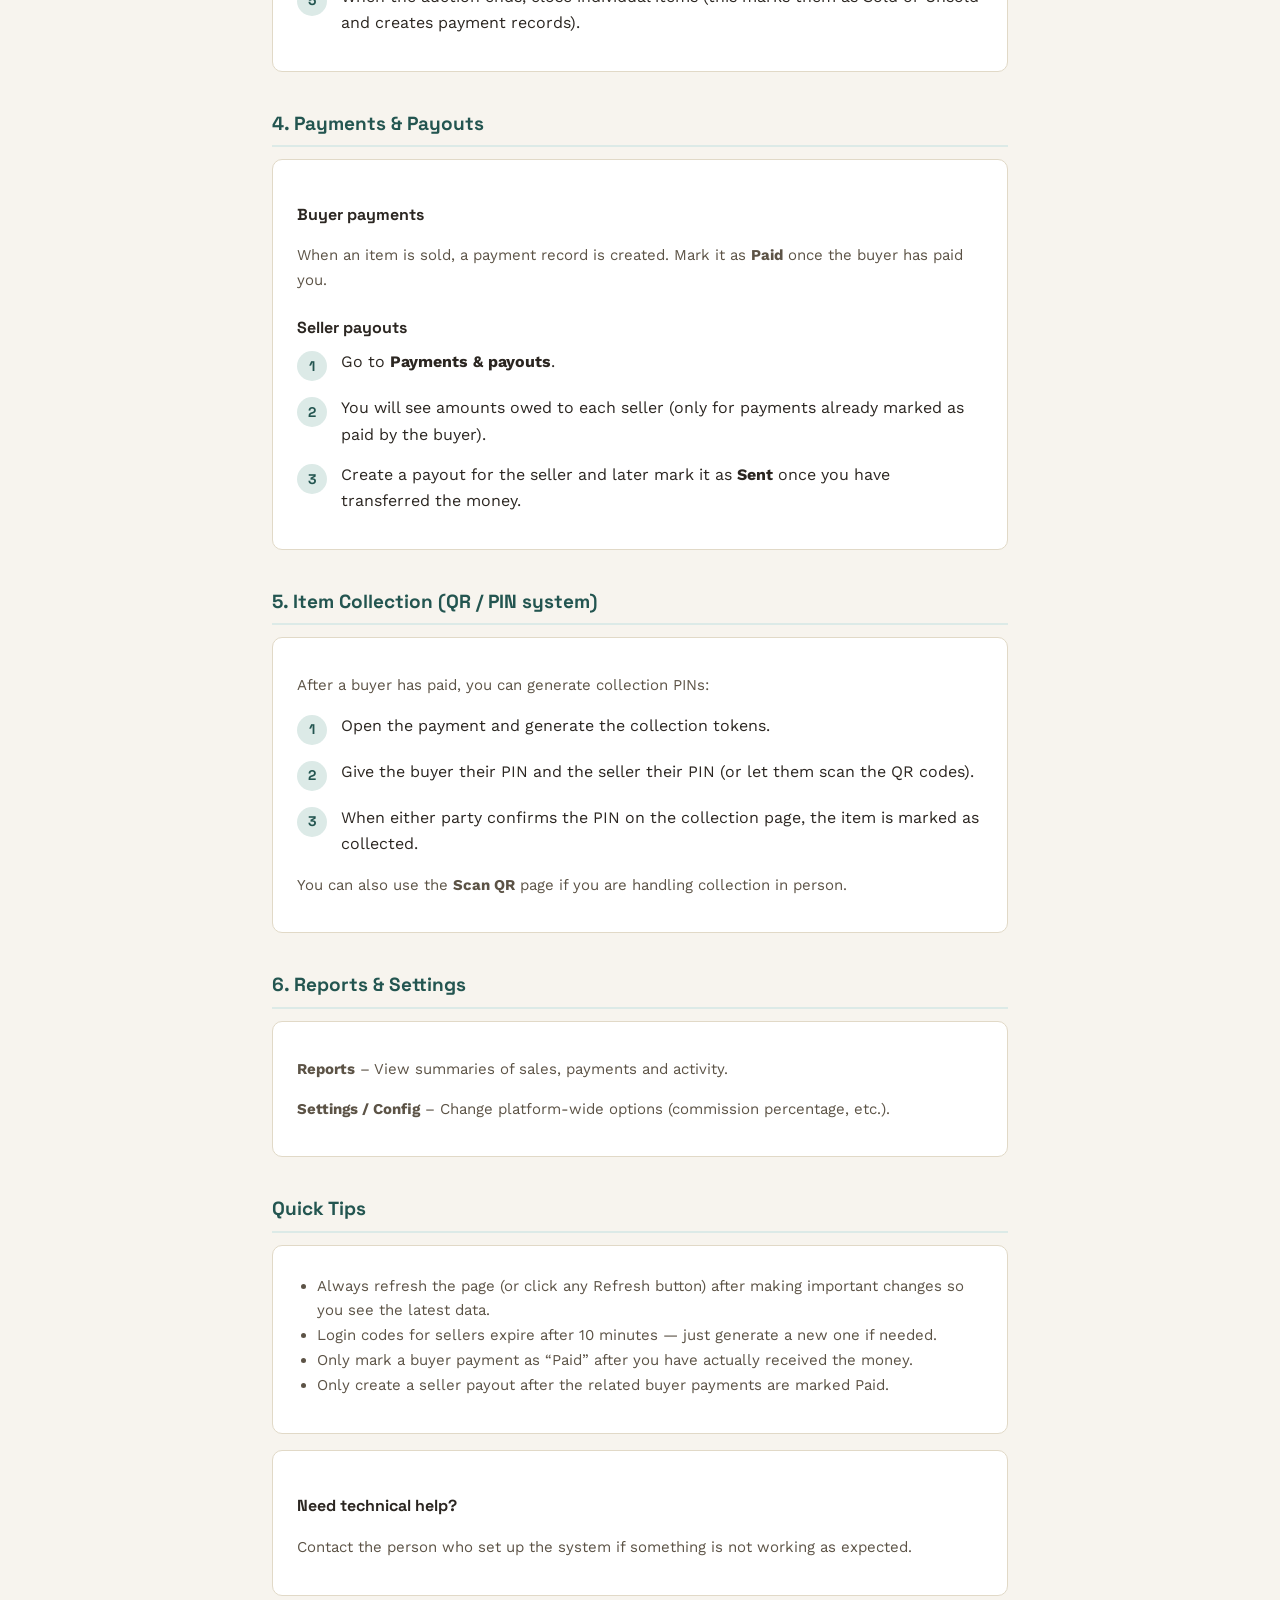
<file: pages/admin/help.html>
<!DOCTYPE html>
<html lang="en">
<head>
  <meta charset="UTF-8">
  <meta name="viewport" content="width=device-width, initial-scale=1.0">
  <title>Admin Help — C-Auctions</title>
  <link href="https://fonts.googleapis.com/css2?family=Space+Grotesk:wght@500;700&family=Work+Sans:wght@400;500;600&display=swap" rel="stylesheet">
  <style>
    :root {
      --teal-600: #2F6E68; --teal-700: #235550; --teal-100: #DCEAE7;
      --stone-50: #F7F4EE; --stone-100: #EDE7DB; --stone-200: #E1D9C7;
      --ink-900: #2B2621; --ink-600: #5C5346; --ink-400: #8A8071;
      --green-600: #4C7A4F; --clay-500: #B9773F;
    }
    * { box-sizing: border-box; }
    body { margin: 0; font-family: 'Work Sans', sans-serif; background: var(--stone-50); color: var(--ink-900); line-height: 1.65; }
    header { background: #fff; border-bottom: 1px solid var(--stone-200); padding: 0 28px; height: 58px; display: flex; align-items: center; justify-content: space-between; }
    .brand { font-family: 'Space Grotesk', sans-serif; font-weight: 700; font-size: 17px; text-decoration: none; color: var(--ink-900); }
    .brand span { color: var(--teal-600); }
    .container { max-width: 780px; margin: 40px auto; padding: 0 22px 60px; }
    h1 { font-family: 'Space Grotesk', sans-serif; font-size: 28px; margin: 0 0 6px; }
    h2 { font-family: 'Space Grotesk', sans-serif; font-size: 19px; margin: 36px 0 12px; color: var(--teal-700); border-bottom: 2px solid var(--teal-100); padding-bottom: 6px; }
    h3 { font-family: 'Space Grotesk', sans-serif; font-size: 16px; margin: 22px 0 8px; }
    p, li { color: var(--ink-600); font-size: 15px; }
    ul { padding-left: 20px; margin: 8px 0 16px; }
    .card { background: #fff; border: 1px solid var(--stone-200); border-radius: 10px; padding: 20px 24px; margin-bottom: 16px; }
    .step { display: flex; gap: 14px; margin-bottom: 14px; align-items: flex-start; }
    .num { width: 30px; height: 30px; border-radius: 50%; background: var(--teal-100); color: var(--teal-700); font-family: 'Space Grotesk', sans-serif; font-weight: 700; font-size: 14px; display: flex; align-items: center; justify-content: center; flex-shrink: 0; margin-top: 2px; }
    .tip { background: var(--teal-100); border-radius: 8px; padding: 12px 16px; font-size: 14px; color: var(--teal-700); margin: 12px 0; }
    a { color: var(--teal-600); }
    .back { font-size: 14px; color: var(--ink-600); text-decoration: none; }
  </style>
</head>
<body>
  <header>
    <a href="index.html" class="brand">C-<span>Auctions</span> Admin</a>
    <a href="index.html" class="back">← Back to Dashboard</a>
  </header>

  <div class="container">
    <h1>Admin Help Guide</h1>
    <p>Simple step-by-step instructions for running the C-Auctions platform.</p>

    <!-- SELLERS -->
    <h2>1. Managing Sellers</h2>
    <div class="card">
      <h3>Adding a new seller</h3>
      <div class="step"><div class="num">1</div><div>Go to the <strong>Sellers</strong> page.</div></div>
      <div class="step"><div class="num">2</div><div>Click <strong>+ Add manually</strong>.</div></div>
      <div class="step"><div class="num">3</div><div>Enter the seller’s name and WhatsApp number, then save.</div></div>

      <h3>Approving a seller registration</h3>
      <p>When someone registers on the public “Sell with us” page, they appear with status <strong>Pending</strong>. Click the approve button to activate their account.</p>

      <h3>Sending a login code</h3>
      <div class="step"><div class="num">1</div><div>On the Sellers page you will see a section called <strong>Login codes to send</strong>.</div></div>
      <div class="step"><div class="num">2</div><div>Copy the 6-digit code and send it to the seller on WhatsApp (or click the WhatsApp button).</div></div>
      <div class="step"><div class="num">3</div><div>The seller enters the code on their side to open their dashboard.</div></div>

      <div class="tip">Codes expire after 10 minutes. If a seller says the code doesn’t work, ask them to request a new one.</div>
    </div>

    <!-- ITEM REQUESTS -->
    <h2>2. Reviewing Item Submissions</h2>
    <div class="card">
      <p>Sellers submit items from their dashboard. These appear as <strong>Pending review</strong>.</p>
      <div class="step"><div class="num">1</div><div>Open the item request.</div></div>
      <div class="step"><div class="num">2</div><div>Decide whether to <strong>Approve</strong> or <strong>Reject</strong>.</div></div>
      <div class="step"><div class="num">3</div><div>If approving, choose which auction the item belongs to and set the starting bid.</div></div>
      <p>Once approved, the item moves into the chosen auction and the seller will see it as “✓ Approved” after they refresh their dashboard.</p>
    </div>

    <!-- AUCTIONS -->
    <h2>3. Managing Auctions</h2>
    <div class="card">
      <div class="step"><div class="num">1</div><div>Go to the <strong>Auctions</strong> page.</div></div>
      <div class="step"><div class="num">2</div><div>Create a new auction or open an existing one.</div></div>
      <div class="step"><div class="num">3</div><div>Add items (either from approved seller submissions or manually).</div></div>
      <div class="step"><div class="num">4</div><div>When ready, change the auction status from <strong>Draft</strong> → <strong>Live</strong>.</div></div>
      <div class="step"><div class="num">5</div><div>When the auction ends, close individual items (this marks them as Sold or Unsold and creates payment records).</div></div>
    </div>

    <!-- PAYMENTS -->
    <h2>4. Payments & Payouts</h2>
    <div class="card">
      <h3>Buyer payments</h3>
      <p>When an item is sold, a payment record is created. Mark it as <strong>Paid</strong> once the buyer has paid you.</p>

      <h3>Seller payouts</h3>
      <div class="step"><div class="num">1</div><div>Go to <strong>Payments & payouts</strong>.</div></div>
      <div class="step"><div class="num">2</div><div>You will see amounts owed to each seller (only for payments already marked as paid by the buyer).</div></div>
      <div class="step"><div class="num">3</div><div>Create a payout for the seller and later mark it as <strong>Sent</strong> once you have transferred the money.</div></div>
    </div>

    <!-- COLLECTION / QR -->
    <h2>5. Item Collection (QR / PIN system)</h2>
    <div class="card">
      <p>After a buyer has paid, you can generate collection PINs:</p>
      <div class="step"><div class="num">1</div><div>Open the payment and generate the collection tokens.</div></div>
      <div class="step"><div class="num">2</div><div>Give the buyer their PIN and the seller their PIN (or let them scan the QR codes).</div></div>
      <div class="step"><div class="num">3</div><div>When either party confirms the PIN on the collection page, the item is marked as collected.</div></div>
      <p>You can also use the <strong>Scan QR</strong> page if you are handling collection in person.</p>
    </div>

    <!-- REPORTS & SETTINGS -->
    <h2>6. Reports & Settings</h2>
    <div class="card">
      <p><strong>Reports</strong> – View summaries of sales, payments and activity.</p>
      <p><strong>Settings / Config</strong> – Change platform-wide options (commission percentage, etc.).</p>
    </div>

    <!-- TIPS -->
    <h2>Quick Tips</h2>
    <div class="card">
      <ul>
        <li>Always refresh the page (or click any Refresh button) after making important changes so you see the latest data.</li>
        <li>Login codes for sellers expire after 10 minutes — just generate a new one if needed.</li>
        <li>Only mark a buyer payment as “Paid” after you have actually received the money.</li>
        <li>Only create a seller payout after the related buyer payments are marked Paid.</li>
      </ul>
    </div>

    <div class="card">
      <h3>Need technical help?</h3>
      <p>Contact the person who set up the system if something is not working as expected.</p>
    </div>
  </div>
</body>
</html>
</file>
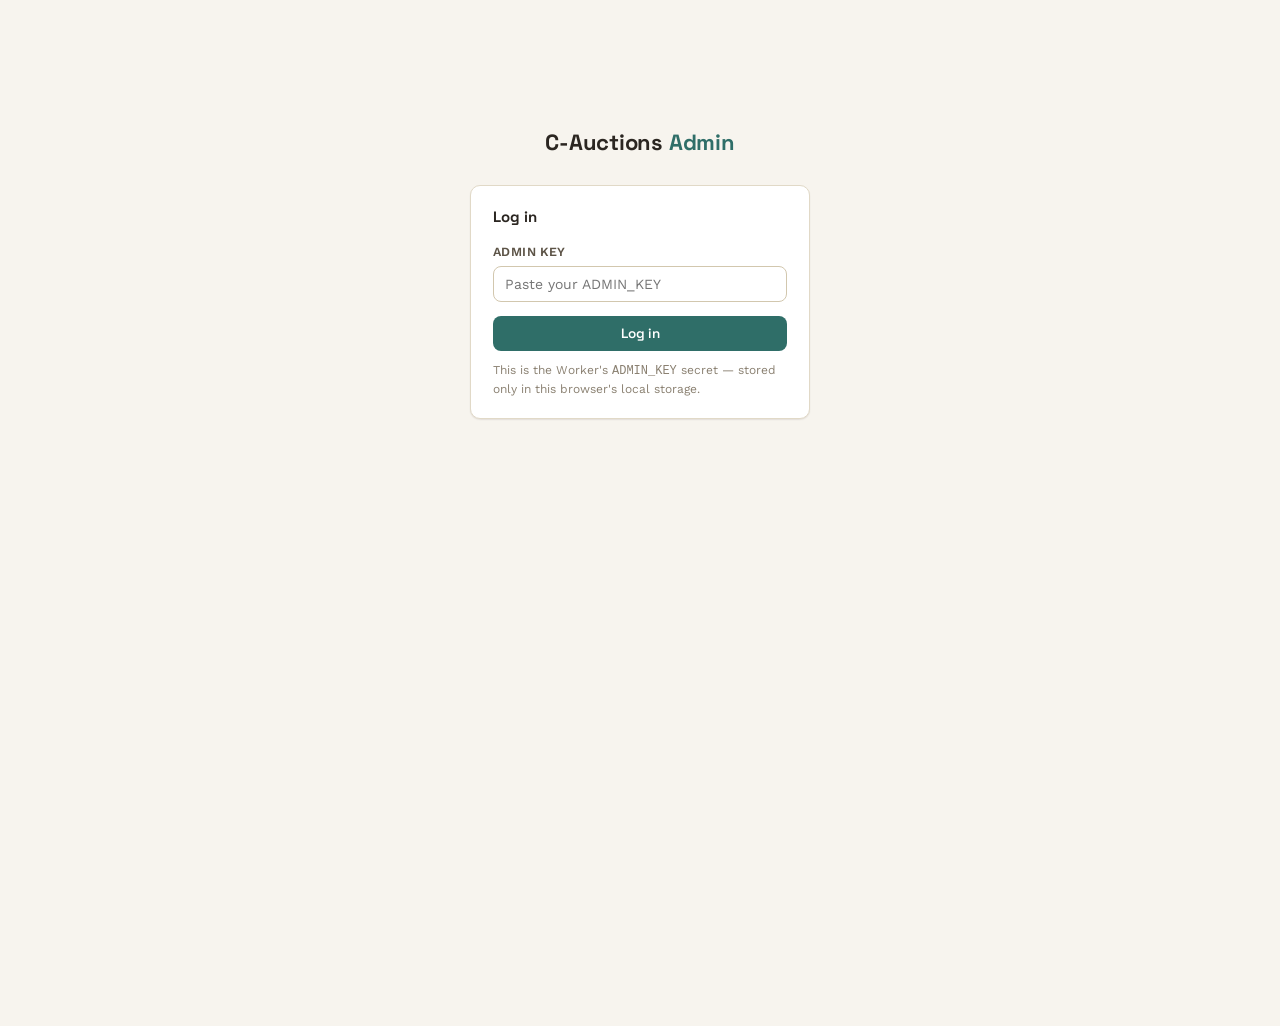
<file: pages/admin/payments.html>
<!DOCTYPE html>
<html lang="en">
<head>
<meta charset="UTF-8">
<meta name="viewport" content="width=device-width, initial-scale=1.0">
<title>Payments & Payouts — C-Auctions Admin</title>
<link rel="preconnect" href="https://fonts.googleapis.com">
<link href="https://fonts.googleapis.com/css2?family=Space+Grotesk:wght@500;700&family=Work+Sans:wght@400;500;600&display=swap" rel="stylesheet">
<link rel="stylesheet" href="shared.css">
<style>
.qr-panel {
  background: var(--stone-50); border: 1px solid var(--stone-200);
  border-radius: 10px; padding: 14px 16px; margin-top: 10px;
}
.qr-panel h3 { font-size: 13.5px; margin: 0 0 10px; font-family: 'Space Grotesk', sans-serif; }
.token-row {
  display: flex; align-items: center; justify-content: space-between;
  gap: 10px; padding: 8px 0; flex-wrap: wrap;
}
.token-row + .token-row { border-top: 1px solid var(--stone-200); }
.token-role { font-weight: 700; font-size: 13px; min-width: 52px; }
.token-role.buyer { color: var(--teal-700); }
.token-role.seller { color: var(--clay-500); }
.token-pin {
  font-family: 'Space Grotesk', sans-serif; font-size: 15px; font-weight: 700;
  letter-spacing: .1em; color: var(--ink-900); flex: 1;
}
.token-actions { display: flex; gap: 6px; flex-wrap: wrap; }
.collected-tag {
  display: inline-block; background: var(--green-100); color: var(--green-600);
  padding: 3px 10px; border-radius: 999px; font-size: 12px; font-weight: 700;
}
</style>
</head>
<body>
<div class="shell">
  <div id="nav-slot"></div>
  <main>
    <div class="page-head">
      <div>
        <h1>Payments &amp; payouts</h1>
        <div class="sub">Money coming in from buyers, and money owed out to sellers.</div>
      </div>
      <a href="scan.html" class="btn">📷 Scan QR</a>
    </div>

    <div class="card">
      <h2>Buyer payments</h2>
      <div class="hint" style="margin-bottom:10px;">Mark paid once you receive the buyer's money. Then generate collection QR tokens so both parties can confirm handover.</div>
      <table>
        <thead>
          <tr>
            <th>Item</th><th>Seller</th><th>Amount</th><th>Commission</th>
            <th>Seller due</th><th>Collected</th><th></th>
          </tr>
        </thead>
        <tbody id="payments-body"><tr class="empty-row"><td colspan="7">Loading…</td></tr></tbody>
      </table>
    </div>

    <div class="card">
      <h2>Owed to sellers</h2>
      <div class="hint" style="margin-bottom:10px;">Only payments marked paid <em>and</em> confirmed collected appear here — safe to pay out.</div>
      <div id="payouts-pending"><p class="muted">Loading…</p></div>
    </div>

    <div class="card">
      <h2>Payout history</h2>
      <table>
        <thead><tr><th>Seller</th><th>Amount</th><th>Status</th><th>Created</th><th></th></tr></thead>
        <tbody id="payout-history-body"><tr class="empty-row"><td colspan="5">Loading…</td></tr></tbody>
      </table>
    </div>
  </main>
</div>

<!-- QR token modal -->
<div class="modal-bg" id="qr-modal">
  <div class="modal" style="max-width:500px;">
    <h2 id="qr-modal-title">Collection tokens</h2>
    <div id="qr-modal-body"></div>
    <button class="secondary" style="margin-top:16px;" onclick="closeQrModal()">Close</button>
  </div>
</div>

<style>
.modal-bg{position:fixed;inset:0;background:rgba(43,38,33,.4);display:none;align-items:center;justify-content:center;z-index:100;padding:20px;}
.modal-bg.show{display:flex;}
.modal{background:#fff;border-radius:var(--radius);padding:22px 24px;max-width:480px;width:100%;max-height:85vh;overflow-y:auto;}
.modal h2{margin-top:0;}
</style>

<script src="shared.js"></script>
<script>
requireAuth();
renderNav('payments.html');

const PAGES_BASE = 'https://c-auctions.pages.dev/admin';

function pinDisplay(p) {
  return `${p.slice(0,3)}-${p.slice(3,6)}-${p.slice(6)}`;
}

function waLink(phone, msg) {
  const num = (phone || '').replace(/\D/g,'');
  return `https://wa.me/${num}?text=${encodeURIComponent(msg)}`;
}

// ── Payments table (all paid + pending) ──────────────────────
const loadPayments = guard(async () => {
  const { payments } = await api('/payments');
  const body = document.getElementById('payments-body');
  if (!payments.length) {
    body.innerHTML = `<tr class="empty-row"><td colspan="7">No payments yet.</td></tr>`;
    return;
  }

  // For each payment, also fetch existing tokens so we know if they exist
  const tokenMap = {};
  await Promise.all(payments.map(async p => {
    try {
      const r = await api(`/payments/${p.id}/collection-tokens`);
      tokenMap[p.id] = r.tokens || [];
    } catch { tokenMap[p.id] = []; }
  }));

  body.innerHTML = payments.map(p => {
    const tokens = tokenMap[p.id] || [];
    const collected = !!p.collected_at;
    const hasTokens = tokens.length > 0;
    let actions = '';
    if (p.status === 'pending') {
      actions = `<button class="small" onclick="markPaid('${p.id}','${escapeHtml(p.item_name)}')">Mark paid</button>`;
    } else if (!hasTokens) {
      actions = `<button class="small" onclick="generateTokens('${p.id}','${escapeHtml(p.item_name)}')">Generate QR</button>`;
    } else {
      actions = `<button class="small secondary" onclick="showTokens('${p.id}','${escapeHtml(p.item_name)}')">View QR / send</button>`;
    }
    return `
      <tr>
        <td><strong>${escapeHtml(p.item_name)}</strong></td>
        <td>${escapeHtml(p.seller_name)}</td>
        <td class="tabular">${formatMoney(p.amount)}</td>
        <td class="tabular muted">${formatMoney(p.commission)}</td>
        <td class="tabular">${formatMoney(p.seller_due)}</td>
        <td>${collected
          ? `<span class="collected-tag">✓ Collected</span>`
          : p.status === 'paid'
            ? `<span class="muted" style="font-size:12.5px;">Awaiting handover</span>`
            : `<span class="muted" style="font-size:12.5px;">Payment outstanding</span>`
        }</td>
        <td>${actions}</td>
      </tr>
    `;
  }).join('');
});

const markPaid = guard(async (paymentId, name) => {
  if (!confirm(`Confirm you've received payment for "${name}"?`)) return;
  await api(`/payments/${paymentId}/mark-paid`, { method: 'POST', body: {} });
  toast('Payment marked as received', 'success');
  loadPayments();
  loadPendingPayouts();
});

const generateTokens = guard(async (paymentId, itemName) => {
  const r = await api(`/payments/${paymentId}/collection-tokens`, { method: 'POST', body: {} });
  toast('Collection tokens generated', 'success');
  await showTokensFromData(paymentId, itemName, r.tokens);
  loadPayments();
});

const showTokens = guard(async (paymentId, itemName) => {
  const r = await api(`/payments/${paymentId}/collection-tokens`);
  await showTokensFromData(paymentId, itemName, r.tokens);
});

async function showTokensFromData(paymentId, itemName, tokens) {
  document.getElementById('qr-modal-title').textContent = `Collection tokens — ${itemName}`;
  const body = document.getElementById('qr-modal-body');

  // Fetch seller phone for WhatsApp links
  const payments = (await api('/payments')).payments || [];
  const payment = payments.find(p => p.id === paymentId);
  const sellers = (await api('/sellers')).sellers || [];
  const seller = sellers.find(s => s.id === payment?.seller_id);
  const sellerPhone = seller?.phone || '';

  const collected = payment?.collected_at;
  if (collected) {
    body.innerHTML = `
      <div style="background:var(--green-100);border:1px solid var(--green-600);border-radius:8px;padding:14px;margin-bottom:14px;color:var(--green-600);font-weight:600;">
        ✅ Collection confirmed — ${formatDate(collected)}
      </div>
    `;
  }

  const rows = tokens.map(t => {
    const pin = t.pin;
    const link = `${PAGES_BASE}/collect.html?pin=${pin}`;
    const isBuyer = t.role === 'buyer';
    const waMsg = isBuyer
      ? `Hi ${t.party_name} 👋\n\nYour item *${itemName}* is ready for collection.\n\nYour collection PIN: *${pinDisplay(pin)}*\nOr open your QR code here: ${link}\n\nShow this to the seller when you collect. 📦`
      : `Hi ${t.party_name} 👋\n\nAuction collection notice for *${itemName}*.\n\nYour seller PIN: *${pinDisplay(pin)}*\nOr open your QR code here: ${link}\n\nWhen the buyer arrives, scan their QR or give them yours. Once scanned, your payout will be released. 💸`;
    const waUrl = isBuyer ? '#' : waLink(sellerPhone, waMsg);

    return `
      <div class="token-row">
        <span class="token-role ${t.role}">${t.role.toUpperCase()}</span>
        <span class="token-pin">${pinDisplay(pin)}</span>
        <div class="token-actions">
          <button class="small secondary" onclick="copyText('${link}')">Copy link</button>
          <button class="small secondary" onclick="copyText(\`${waMsg.replace(/`/g,'\\`')}\`)">Copy message</button>
          ${!isBuyer
            ? `<a href="${waUrl}" target="_blank" class="btn small">WhatsApp</a>`
            : `<button class="small secondary" onclick="copyText(\`${waMsg.replace(/`/g,'\\`')}\`)">Copy buyer msg</button>`
          }
        </div>
      </div>
    `;
  }).join('');

  body.innerHTML = `
    <div class="qr-panel">
      <h3>Send these to each party</h3>
      ${rows}
    </div>
    <div class="hint" style="margin-top:12px;">At collection, whoever arrives first scans the admin <a href="scan.html">Scan page</a>, or either party can open their link and let the other scan their QR.</div>
  `;
  document.getElementById('qr-modal').classList.add('show');
}

function copyText(text) {
  navigator.clipboard.writeText(text).then(() => toast('Copied to clipboard', 'success'));
}
function closeQrModal() { document.getElementById('qr-modal').classList.remove('show'); }

// ── Payouts ──────────────────────────────────────────────────
const loadPendingPayouts = guard(async () => {
  const { sellers } = await api('/payouts/pending');
  const wrap = document.getElementById('payouts-pending');
  if (!sellers.length) {
    wrap.innerHTML = `<p class="muted">No sellers currently owed money.</p>`;
    return;
  }
  wrap.innerHTML = sellers.map(sel => `
    <div style="border:1px solid var(--stone-200);border-radius:8px;padding:14px 16px;margin-bottom:12px;">
      <div style="display:flex;justify-content:space-between;align-items:baseline;margin-bottom:8px;">
        <strong>${escapeHtml(sel.sellerName)}</strong>
        <span class="tabular">${formatMoney(sel.total)} total</span>
      </div>
      ${sel.payments.map(p => `
        <div class="checkbox-row" style="padding:4px 0;">
          <input type="checkbox" class="payout-check" data-seller="${sel.sellerId}" data-payment="${p.paymentId}" data-due="${p.sellerDue}" checked>
          <span>${escapeHtml(p.itemName)} — <span class="tabular">${formatMoney(p.sellerDue)}</span></span>
        </div>
      `).join('')}
      <button class="small" style="margin-top:8px;" onclick="createPayout('${sel.sellerId}','${escapeHtml(sel.sellerName)}')">Record payout for selected</button>
    </div>
  `).join('');
});

const createPayout = guard(async (sellerId, sellerName) => {
  const checks = [...document.querySelectorAll(`.payout-check[data-seller="${sellerId}"]:checked`)];
  if (!checks.length) return toast('Select at least one sale to include', 'error');
  const paymentIds = checks.map(c => c.dataset.payment);
  const total = checks.reduce((s, c) => s + Number(c.dataset.due), 0);
  if (!confirm(`Record a payout of ${formatMoney(total)} to ${sellerName}?`)) return;
  await api('/payouts', { method: 'POST', body: { sellerId, paymentIds } });
  toast('Payout recorded', 'success');
  loadPendingPayouts();
  loadPayoutHistory();
});

const loadPayoutHistory = guard(async () => {
  const { payouts } = await api('/payouts');
  const body = document.getElementById('payout-history-body');
  if (!payouts.length) {
    body.innerHTML = `<tr class="empty-row"><td colspan="5">No payouts recorded yet.</td></tr>`;
    return;
  }
  body.innerHTML = payouts.map(po => `
    <tr>
      <td>${escapeHtml(po.seller_name)}</td>
      <td class="tabular">${formatMoney(po.total_amount)}</td>
      <td>${statusDot(po.status)}</td>
      <td class="muted">${formatDate(po.created_at)}</td>
      <td>${po.status !== 'paid'
        ? `<button class="small" onclick="markPayoutSent('${po.id}','${escapeHtml(po.seller_name)}')">Mark sent</button>`
        : ''}</td>
    </tr>
  `).join('');
});

const markPayoutSent = guard(async (payoutId, sellerName) => {
  if (!confirm(`Confirm you've actually sent this money to ${sellerName}?`)) return;
  await api(`/payouts/${payoutId}/mark-paid`, { method: 'POST' });
  toast('Payout marked sent', 'success');
  loadPayoutHistory();
});

loadPayments();
loadPendingPayouts();
loadPayoutHistory();
</script>
</body>
</html>
</file>
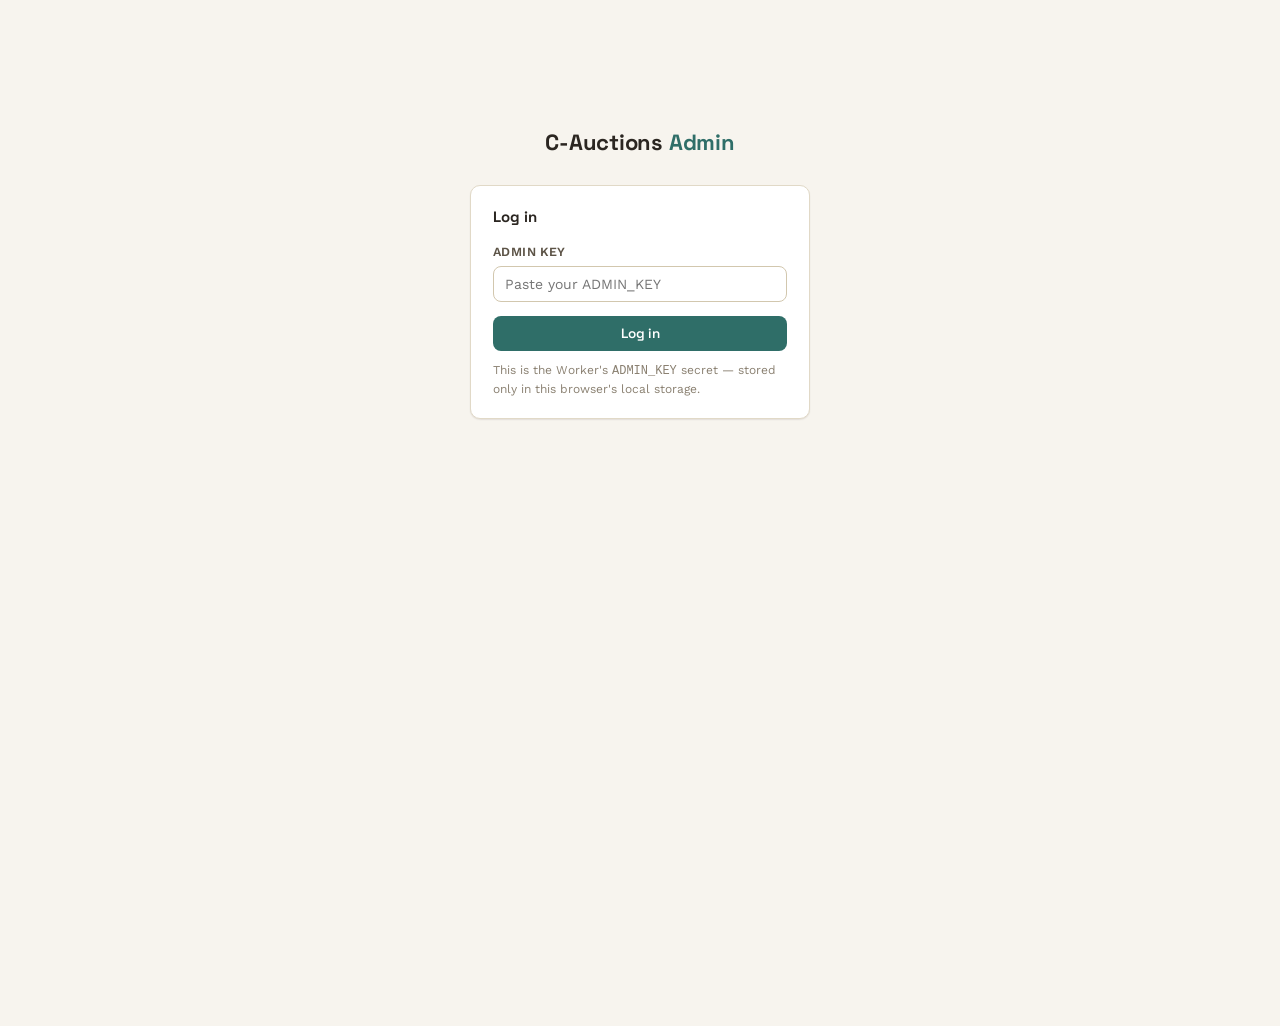
<file: pages/admin/reports.html>
<!DOCTYPE html>
<html lang="en">
<head>
<meta charset="UTF-8">
<meta name="viewport" content="width=device-width, initial-scale=1.0">
<title>Reports — C-Auctions Admin</title>
<link rel="preconnect" href="https://fonts.googleapis.com">
<link href="https://fonts.googleapis.com/css2?family=Space+Grotesk:wght@500;700&family=Work+Sans:wght@400;500;600&display=swap" rel="stylesheet">
<link rel="stylesheet" href="shared.css">
<style>
.summary-strip {
  display: grid;
  grid-template-columns: repeat(auto-fit, minmax(160px, 1fr));
  gap: 14px;
  margin-bottom: 28px;
}
.summary-stat {
  background: #fff;
  border: 1px solid var(--stone-200);
  border-radius: var(--radius);
  padding: 16px 18px;
  box-shadow: var(--shadow);
}
.summary-stat .num { font-family: 'Space Grotesk', sans-serif; font-size: 22px; font-weight: 700; line-height: 1.1; }
.summary-stat .label { color: var(--ink-600); font-size: 12px; margin-top: 5px; }
.summary-stat.highlight { border-color: var(--teal-600); }
.summary-stat.highlight .num { color: var(--teal-700); }
.summary-stat.warn .num { color: var(--clay-500); }

.filter-bar { display: flex; gap: 10px; flex-wrap: wrap; margin-bottom: 18px; align-items: flex-end; }
.filter-bar .field { margin: 0; min-width: 160px; }
.filter-bar select, .filter-bar input { width: 100%; }

.section-head {
  font-family: 'Space Grotesk', sans-serif;
  font-size: 15px; font-weight: 700;
  margin: 28px 0 12px;
  padding-bottom: 8px;
  border-bottom: 1px solid var(--stone-200);
}
.progress-bar-wrap { height: 6px; background: var(--stone-200); border-radius: 3px; margin-top: 5px; min-width: 80px; }
.progress-bar { height: 6px; border-radius: 3px; background: var(--teal-600); }
.progress-bar.warn { background: var(--clay-500); }

td.money { font-variant-numeric: tabular-nums; white-space: nowrap; }
td.commission-cell { color: var(--teal-700); font-weight: 600; font-variant-numeric: tabular-nums; }

.tag-paid { background: var(--green-100); color: var(--green-600); padding: 2px 8px; border-radius: 999px; font-size: 11.5px; font-weight: 600; white-space: nowrap; }
.tag-pending { background: var(--clay-100); color: var(--clay-500); padding: 2px 8px; border-radius: 999px; font-size: 11.5px; font-weight: 600; white-space: nowrap; }
.tag-unsold { background: var(--stone-200); color: var(--ink-400); padding: 2px 8px; border-radius: 999px; font-size: 11.5px; font-weight: 600; white-space: nowrap; }

.totals-row td { font-weight: 700; border-top: 2px solid var(--stone-300); color: var(--ink-900); }
.totals-row td.commission-cell { color: var(--teal-700); }
</style>
</head>
<body>
<div class="shell">
  <div id="nav-slot"></div>
  <main>
    <div class="page-head">
      <div>
        <h1>Reports</h1>
        <div class="sub">Commission, buyer payments, and seller payouts in one place.</div>
      </div>
      <button class="secondary" onclick="load()">↻ Refresh</button>
    </div>

    <!-- Summary strip -->
    <div class="summary-strip" id="summary-strip">
      <div class="summary-stat"><div class="num">—</div><div class="label">Loading…</div></div>
    </div>

    <!-- Filters -->
    <div class="filter-bar">
      <div class="field">
        <label for="f-auction">Auction</label>
        <select id="f-auction" onchange="applyFilters()">
          <option value="">All auctions</option>
        </select>
      </div>
      <div class="field">
        <label for="f-seller">Seller</label>
        <select id="f-seller" onchange="applyFilters()">
          <option value="">All sellers</option>
        </select>
      </div>
      <div class="field">
        <label for="f-status">Buyer payment</label>
        <select id="f-status" onchange="applyFilters()">
          <option value="">All</option>
          <option value="paid">Collected</option>
          <option value="pending">Outstanding</option>
        </select>
      </div>
    </div>

    <!-- Per-auction summary -->
    <div class="section-head">By auction</div>
    <div class="card" style="padding:0;overflow:hidden;">
      <table>
        <thead>
          <tr>
            <th>Auction</th>
            <th>Items sold</th>
            <th>Total sales</th>
            <th>Commission earned</th>
            <th>Buyer collected</th>
            <th>Still outstanding</th>
          </tr>
        </thead>
        <tbody id="by-auction-body">
          <tr class="empty-row"><td colspan="6">Loading…</td></tr>
        </tbody>
      </table>
    </div>

    <!-- Per-seller summary -->
    <div class="section-head">By seller</div>
    <div class="card" style="padding:0;overflow:hidden;">
      <table>
        <thead>
          <tr>
            <th>Seller</th>
            <th>Items sold</th>
            <th>Gross sales</th>
            <th>Commission taken</th>
            <th>Seller due</th>
            <th>Paid out</th>
            <th>Still owed</th>
          </tr>
        </thead>
        <tbody id="by-seller-body">
          <tr class="empty-row"><td colspan="7">Loading…</td></tr>
        </tbody>
      </table>
    </div>

    <!-- Full transaction log -->
    <div class="section-head">Transaction log</div>
    <div class="card" style="padding:0;overflow:hidden;">
      <table>
        <thead>
          <tr>
            <th>Item</th>
            <th>Auction</th>
            <th>Seller</th>
            <th>Sale price</th>
            <th>Commission</th>
            <th>Seller due</th>
            <th>Buyer paid</th>
            <th>Seller paid</th>
          </tr>
        </thead>
        <tbody id="log-body">
          <tr class="empty-row"><td colspan="8">Loading…</td></tr>
        </tbody>
      </table>
    </div>

  </main>
</div>

<script src="shared.js"></script>
<script>
requireAuth();
renderNav('reports.html');

// All raw data — filters operate on this in memory
let allPayments = [];
let allPayouts = [];
let allItems = [];
let allAuctions = [];
let allSellers = [];

// Which payment IDs have been paid out
let payoutCoveredIds = new Set();

const load = guard(async () => {
  const [pmRes, poRes, aucRes, selRes] = await Promise.all([
    api('/payments'),
    api('/payouts'),
    api('/auctions'),
    api('/sellers'),
  ]);

  allPayments = pmRes.payments || [];
  allPayouts = poRes.payouts || [];
  allAuctions = aucRes.auctions || [];
  allSellers = selRes.sellers || [];

  // Build set of payment IDs already covered by a completed payout
  payoutCoveredIds = new Set();
  for (const po of allPayouts) {
    if (po.status === 'paid') {
      try {
        const ids = JSON.parse(po.payment_ids);
        ids.forEach(id => payoutCoveredIds.add(id));
      } catch {}
    }
  }

  // Also fetch all items across all auctions so we can show unsold alongside payments
  const itemFetches = await Promise.all(
    allAuctions.map(a => api(`/auctions/${a.id}/items`).then(r => r.items || []))
  );
  allItems = itemFetches.flat();

  // Populate filter dropdowns
  const aucSelect = document.getElementById('f-auction');
  const selSelect = document.getElementById('f-seller');
  aucSelect.innerHTML = `<option value="">All auctions</option>` +
    allAuctions.map(a => `<option value="${a.id}">${escapeHtml(a.name)}</option>`).join('');
  selSelect.innerHTML = `<option value="">All sellers</option>` +
    allSellers.map(s => `<option value="${s.id}">${escapeHtml(s.name)}</option>`).join('');

  applyFilters();
});

function applyFilters() {
  const aucFilter = document.getElementById('f-auction').value;
  const selFilter = document.getElementById('f-seller').value;
  const statusFilter = document.getElementById('f-status').value;

  // Filter payments by matching item metadata
  const filtered = allPayments.filter(p => {
    if (aucFilter && getItem(p.item_id)?.auction_id !== aucFilter) return false;
    if (selFilter && p.seller_id !== selFilter) return false;
    if (statusFilter && p.status !== statusFilter) return false;
    return true;
  });

  renderSummary(filtered);
  renderByAuction(filtered, aucFilter);
  renderBySeller(filtered, selFilter);
  renderLog(filtered);
}

function getItem(itemId) { return allItems.find(i => i.id === itemId); }
function getAuction(id) { return allAuctions.find(a => a.id === id); }
function getSeller(id) { return allSellers.find(s => s.id === id); }

function isSellerPaid(paymentId) { return payoutCoveredIds.has(paymentId); }

// ── Summary strip ───────────────────────────────────────────
function renderSummary(payments) {
  const totalSales = payments.reduce((s, p) => s + p.amount, 0);
  const totalCommission = payments.reduce((s, p) => s + p.commission, 0);
  const totalSellerDue = payments.reduce((s, p) => s + p.seller_due, 0);
  const collected = payments.filter(p => p.status === 'paid').reduce((s, p) => s + p.amount, 0);
  const outstanding = payments.filter(p => p.status === 'pending').reduce((s, p) => s + p.amount, 0);
  const paidOut = payments.filter(p => isSellerPaid(p.id)).reduce((s, p) => s + p.seller_due, 0);
  const stillOwed = totalSellerDue - paidOut;

  document.getElementById('summary-strip').innerHTML = `
    <div class="summary-stat">
      <div class="num">${payments.length}</div>
      <div class="label">Items sold</div>
    </div>
    <div class="summary-stat">
      <div class="num">${formatMoney(totalSales)}</div>
      <div class="label">Total sales value</div>
    </div>
    <div class="summary-stat highlight">
      <div class="num">${formatMoney(totalCommission)}</div>
      <div class="label">Commission earned (your cut)</div>
    </div>
    <div class="summary-stat">
      <div class="num">${formatMoney(collected)}</div>
      <div class="label">Collected from buyers</div>
    </div>
    <div class="summary-stat warn">
      <div class="num">${formatMoney(outstanding)}</div>
      <div class="label">Outstanding from buyers</div>
    </div>
    <div class="summary-stat warn">
      <div class="num">${formatMoney(stillOwed)}</div>
      <div class="label">Still owed to sellers</div>
    </div>
  `;
}

// ── By auction ──────────────────────────────────────────────
function renderByAuction(payments, filterAucId) {
  const auctionsToShow = filterAucId
    ? allAuctions.filter(a => a.id === filterAucId)
    : allAuctions;

  const body = document.getElementById('by-auction-body');
  const rows = auctionsToShow.map(a => {
    const ap = payments.filter(p => getItem(p.item_id)?.auction_id === a.id);
    if (!ap.length && filterAucId !== a.id) return null;
    const totalSales = ap.reduce((s, p) => s + p.amount, 0);
    const commission = ap.reduce((s, p) => s + p.commission, 0);
    const collected = ap.filter(p => p.status === 'paid').reduce((s, p) => s + p.amount, 0);
    const outstanding = ap.filter(p => p.status === 'pending').reduce((s, p) => s + p.amount, 0);
    const collectedPct = totalSales > 0 ? Math.round(collected / totalSales * 100) : 0;
    return `
      <tr>
        <td><strong>${escapeHtml(a.name)}</strong><br><span class="muted" style="font-size:12px;">${statusDot(a.status)}</span></td>
        <td>${ap.length}</td>
        <td class="money">${formatMoney(totalSales)}</td>
        <td class="commission-cell">${formatMoney(commission)}</td>
        <td class="money">
          ${formatMoney(collected)}
          <div class="progress-bar-wrap"><div class="progress-bar" style="width:${collectedPct}%"></div></div>
        </td>
        <td class="money ${outstanding > 0 ? 'warn' : ''}">${outstanding > 0 ? formatMoney(outstanding) : '<span class="muted">—</span>'}</td>
      </tr>
    `;
  }).filter(Boolean);

  if (!rows.length) {
    body.innerHTML = `<tr class="empty-row"><td colspan="6">No sales data for this filter.</td></tr>`;
    return;
  }

  // Totals row
  const totalSales = payments.reduce((s, p) => s + p.amount, 0);
  const totalCommission = payments.reduce((s, p) => s + p.commission, 0);
  const totalCollected = payments.filter(p => p.status === 'paid').reduce((s, p) => s + p.amount, 0);
  const totalOutstanding = payments.filter(p => p.status === 'pending').reduce((s, p) => s + p.amount, 0);

  body.innerHTML = rows.join('') + (rows.length > 1 ? `
    <tr class="totals-row">
      <td>Total</td>
      <td>${payments.length}</td>
      <td class="money">${formatMoney(totalSales)}</td>
      <td class="commission-cell">${formatMoney(totalCommission)}</td>
      <td class="money">${formatMoney(totalCollected)}</td>
      <td class="money">${formatMoney(totalOutstanding)}</td>
    </tr>
  ` : '');
}

// ── By seller ───────────────────────────────────────────────
function renderBySeller(payments, filterSellerId) {
  const sellersToShow = filterSellerId
    ? allSellers.filter(s => s.id === filterSellerId)
    : allSellers;

  const body = document.getElementById('by-seller-body');
  const rows = sellersToShow.map(s => {
    const sp = payments.filter(p => p.seller_id === s.id);
    if (!sp.length && filterSellerId !== s.id) return null;
    const gross = sp.reduce((s, p) => s + p.amount, 0);
    const commission = sp.reduce((s, p) => s + p.commission, 0);
    const sellerDue = sp.reduce((s, p) => s + p.seller_due, 0);
    const paidOut = sp.filter(p => isSellerPaid(p.id)).reduce((s, p) => s + p.seller_due, 0);
    const stillOwed = sellerDue - paidOut;
    const paidPct = sellerDue > 0 ? Math.round(paidOut / sellerDue * 100) : 100;
    return `
      <tr>
        <td><strong>${escapeHtml(s.name)}</strong><br><span class="muted" style="font-size:12px;">${escapeHtml(s.phone)}</span></td>
        <td>${sp.length}</td>
        <td class="money">${formatMoney(gross)}</td>
        <td class="commission-cell">${formatMoney(commission)}</td>
        <td class="money">${formatMoney(sellerDue)}</td>
        <td class="money">
          ${formatMoney(paidOut)}
          <div class="progress-bar-wrap"><div class="progress-bar" style="width:${paidPct}%"></div></div>
        </td>
        <td class="money ${stillOwed > 0 ? 'warn' : 'muted'}">${stillOwed > 0 ? formatMoney(stillOwed) : '—'}</td>
      </tr>
    `;
  }).filter(Boolean);

  if (!rows.length) {
    body.innerHTML = `<tr class="empty-row"><td colspan="7">No sales data for this filter.</td></tr>`;
    return;
  }

  const totalGross = payments.reduce((s, p) => s + p.amount, 0);
  const totalComm = payments.reduce((s, p) => s + p.commission, 0);
  const totalDue = payments.reduce((s, p) => s + p.seller_due, 0);
  const totalPaid = payments.filter(p => isSellerPaid(p.id)).reduce((s, p) => s + p.seller_due, 0);
  const totalOwed = totalDue - totalPaid;

  body.innerHTML = rows.join('') + (rows.length > 1 ? `
    <tr class="totals-row">
      <td>Total</td>
      <td>${payments.length}</td>
      <td class="money">${formatMoney(totalGross)}</td>
      <td class="commission-cell">${formatMoney(totalComm)}</td>
      <td class="money">${formatMoney(totalDue)}</td>
      <td class="money">${formatMoney(totalPaid)}</td>
      <td class="money">${formatMoney(totalOwed)}</td>
    </tr>
  ` : '');
}

// ── Transaction log ──────────────────────────────────────────
function renderLog(payments) {
  const body = document.getElementById('log-body');
  if (!payments.length) {
    body.innerHTML = `<tr class="empty-row"><td colspan="8">No transactions match this filter.</td></tr>`;
    return;
  }
  body.innerHTML = payments.map(p => {
    const item = getItem(p.item_id);
    const auction = item ? getAuction(item.auction_id) : null;
    const sellerPaid = isSellerPaid(p.id);
    return `
      <tr>
        <td><strong>${escapeHtml(p.item_name)}</strong></td>
        <td class="muted">${escapeHtml(auction?.name || '—')}</td>
        <td>${escapeHtml(p.seller_name)}</td>
        <td class="money">${formatMoney(p.amount)}</td>
        <td class="commission-cell">${formatMoney(p.commission)}</td>
        <td class="money">${formatMoney(p.seller_due)}</td>
        <td><span class="${p.status === 'paid' ? 'tag-paid' : 'tag-pending'}">${p.status === 'paid' ? '✓ Collected' : 'Outstanding'}</span></td>
        <td><span class="${sellerPaid ? 'tag-paid' : 'tag-pending'}">${sellerPaid ? '✓ Paid out' : 'Not yet paid'}</span></td>
      </tr>
    `;
  }).join('');
}

load();
</script>
</body>
</html>
</file>
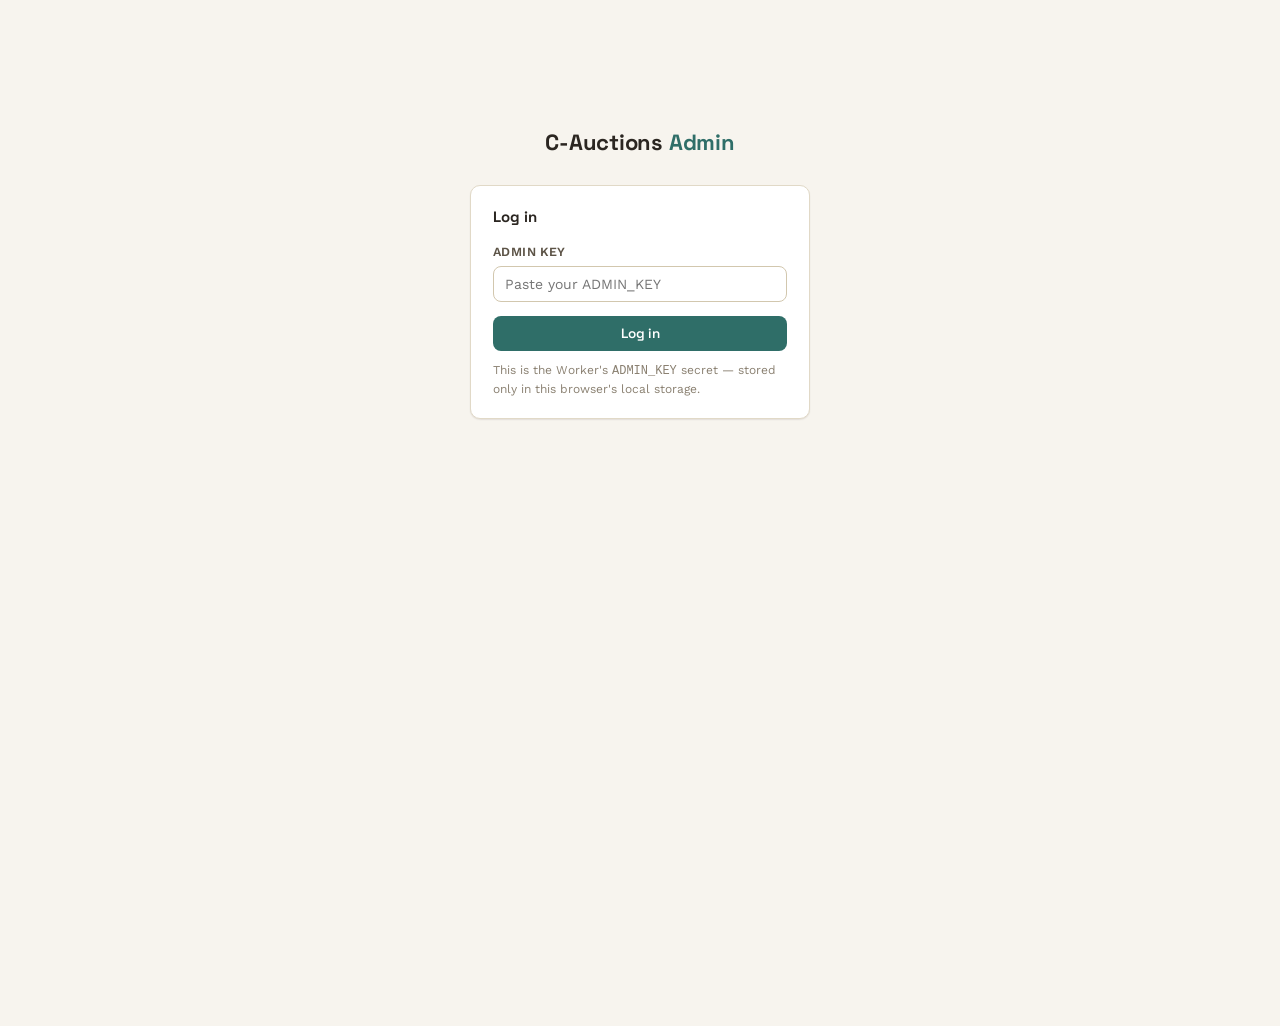
<file: pages/admin/sellers.html>
<!DOCTYPE html>
<html lang="en">
<head>
<meta charset="UTF-8">
<meta name="viewport" content="width=device-width, initial-scale=1.0">
<title>Sellers — C-Auctions Admin</title>
<link rel="preconnect" href="https://fonts.googleapis.com">
<link href="https://fonts.googleapis.com/css2?family=Space+Grotesk:wght@500;700&family=Work+Sans:wght@400;500;600&display=swap" rel="stylesheet">
<link rel="stylesheet" href="shared.css">
<style>
.otp-row{background:var(--teal-100);border:1px solid var(--teal-600);border-radius:8px;padding:12px 16px;margin-bottom:10px;display:flex;align-items:center;justify-content:space-between;gap:12px;flex-wrap:wrap;}
.otp-pin{font-family:'Space Grotesk',sans-serif;font-size:26px;font-weight:700;letter-spacing:.15em;color:var(--teal-700);}
.otp-meta{font-size:13px;color:var(--ink-600);}
.otp-actions{display:flex;gap:8px;align-items:center;}
.req-card{background:#fff;border:1px solid var(--stone-200);border-radius:var(--radius);padding:14px 16px;margin-bottom:12px;}
.req-card .req-head{display:flex;justify-content:space-between;align-items:flex-start;gap:10px;margin-bottom:8px;flex-wrap:wrap;}
.req-card .req-name{font-weight:700;font-size:14.5px;}
.req-card .req-meta{font-size:13px;color:var(--ink-600);margin-bottom:8px;}
.req-card img{width:100%;max-height:200px;object-fit:contain;border-radius:6px;margin-bottom:10px;background:var(--stone-100);}
.req-form{border-top:1px solid var(--stone-200);padding-top:12px;margin-top:4px;}
.modal-bg{position:fixed;inset:0;background:rgba(43,38,33,.4);display:none;align-items:center;justify-content:center;z-index:100;padding:20px;}
.modal-bg.show{display:flex;}
.modal{background:#fff;border-radius:var(--radius);padding:22px 24px;max-width:480px;width:100%;max-height:85vh;overflow-y:auto;}
.modal h2{margin-top:0;}
</style>
</head>
<body>
<div class="shell">
  <div id="nav-slot"></div>
  <main>
    <div class="page-head">
      <div><h1>Sellers</h1><div class="sub">Registrations, OTP codes, and item submissions.</div></div>
      <button onclick="toggleAddForm()">+ Add manually</button>
    </div>

    <!-- OTP queue -->
    <div id="otp-section" style="display:none;">
      <div class="page-head" style="margin-top:0;">
        <h2 style="margin:0;font-size:16px;">📲 Login codes to send</h2>
        <button class="secondary small" onclick="loadOtps()">↻ Refresh</button>
      </div>
      <div id="otp-list" style="margin-bottom:20px;"></div>
    </div>

    <!-- Pending registrations -->
    <div id="pending-section" style="display:none;">
      <div class="page-head" style="margin-top:0;">
        <h2 style="margin:0;font-size:16px;">⏳ Pending approval</h2>
      </div>
      <div class="card" style="border-color:var(--clay-500);padding:0;overflow:hidden;margin-bottom:20px;">
        <table>
          <thead><tr><th>Name</th><th>Phone</th><th>Email</th><th>Registered</th><th></th></tr></thead>
          <tbody id="pending-body"></tbody>
        </table>
      </div>
    </div>

    <!-- Item requests -->
    <div id="requests-section" style="display:none;">
      <div class="page-head" style="margin-top:0;">
        <h2 style="margin:0;font-size:16px;">📦 Item submissions from sellers</h2>
      </div>
      <div id="requests-list" style="margin-bottom:24px;"></div>
    </div>

    <!-- Add manually -->
    <div class="card" id="add-form" style="display:none;">
      <h2>Add seller manually</h2>
      <div class="field-row">
        <div class="field"><label>Name *</label><input type="text" id="s-name" placeholder="Jane Seller" autocomplete="off"></div>
        <div class="field"><label>Phone (WhatsApp) *</label><input type="tel" id="s-phone" placeholder="27821234567" autocomplete="off"></div>
      </div>
      <div class="field-row">
        <div class="field"><label>Email</label><input type="email" id="s-email" placeholder="optional" autocomplete="off"></div>
        <div class="field"><label>Payout method</label>
          <select id="s-payout"><option value="eft">EFT</option><option value="payfast_split">PayFast split (future)</option></select>
        </div>
      </div>
      <div class="field-row3">
        <div class="field"><label>Account holder</label><input type="text" id="s-bank-holder" placeholder="optional" autocomplete="off"></div>
        <div class="field"><label>Bank</label><input type="text" id="s-bank-name" placeholder="optional" autocomplete="off"></div>
        <div class="field"><label>Branch code</label><input type="text" id="s-bank-branch" placeholder="optional" autocomplete="off"></div>
      </div>
      <div class="field"><label>Account number</label><input type="text" id="s-bank-acc" placeholder="optional" autocomplete="off"></div>
      <button onclick="submitSeller()">Save seller</button>
      <button class="secondary" onclick="toggleAddForm()">Cancel</button>
    </div>

    <!-- Active sellers -->
    <div class="page-head" style="margin-top:6px;">
      <h2 style="margin:0;font-size:16px;">Active sellers</h2>
    </div>
    <div class="card" style="padding:0;overflow:hidden;">
      <table>
        <thead><tr><th>Name</th><th>Phone</th><th>Email</th><th>Payout</th><th>Added</th><th></th></tr></thead>
        <tbody id="sellers-body"><tr class="empty-row"><td colspan="6">Loading…</td></tr></tbody>
      </table>
    </div>
  </main>
</div>

<!-- Bank details modal -->
<div class="modal-bg" id="bank-modal">
  <div class="modal">
    <h2>Bank details — <span id="bank-modal-name"></span></h2>
    <input type="hidden" id="bank-seller-id">
    <div class="field-row">
      <div class="field"><label>Account holder</label><input type="text" id="b-holder"></div>
      <div class="field"><label>Bank</label><input type="text" id="b-bank"></div>
    </div>
    <div class="field-row">
      <div class="field"><label>Account number</label><input type="text" id="b-acc"></div>
      <div class="field"><label>Branch code</label><input type="text" id="b-branch"></div>
    </div>
    <button onclick="saveBankDetails()">Save bank details</button>
    <button class="secondary" style="margin-top:8px;" onclick="closeBankModal()">Cancel</button>
  </div>
</div>

<!-- Approve item request modal -->
<div class="modal-bg" id="approve-modal">
  <div class="modal">
    <h2>Approve item — <span id="approve-item-name"></span></h2>
    <input type="hidden" id="approve-req-id">
    <div class="hint" style="margin-bottom:14px;">Set the listing details before publishing. Seller's minimum price is shown for reference.</div>
    <div class="field">
      <label>Assign to auction *</label>
      <select id="approve-auction"></select>
    </div>
    <div class="field-row3">
      <div class="field"><label>Starting bid *</label><input type="number" id="approve-bid" step="1"></div>
      <div class="field"><label>Reserve price</label><input type="number" id="approve-reserve" step="1" placeholder="optional"></div>
      <div class="field"><label>Min increment</label><input type="number" id="approve-increment" value="1" step="1"></div>
    </div>
    <div class="field-row">
      <div class="field"><label>Commission % override</label><input type="number" id="approve-commission" step="0.5" placeholder="auction default"></div>
      <div class="field"><label>Delivery</label>
        <select id="approve-delivery"><option value="pickup">Pickup</option><option value="delivery">Delivery</option><option value="either">Either</option></select>
      </div>
    </div>
    <button onclick="approveRequest()">Approve &amp; publish item</button>
    <button class="secondary" style="margin-top:8px;" onclick="closeApproveModal()">Cancel</button>
  </div>
</div>

<script src="shared.js"></script>
<script>
requireAuth();
renderNav('sellers.html');

let auctionsCache = [];

function toggleAddForm() {
  const f = document.getElementById('add-form');
  f.style.display = f.style.display === 'none' ? 'block' : 'none';
}

// ── Load all sections ────────────────────────────────────────
const load = guard(async () => {
  const [sellersRes, aucRes] = await Promise.all([
    api('/sellers'),
    api('/auctions'),
  ]);
  auctionsCache = aucRes.auctions || [];
  renderSellers(sellersRes.sellers || []);
  await Promise.all([loadOtps(), loadItemRequests()]);
});

function renderSellers(sellers) {
  const pending = sellers.filter(s => s.status === 'pending');
  const active  = sellers.filter(s => s.status !== 'pending');

  // Pending
  const pendingSec = document.getElementById('pending-section');
  if (pending.length) {
    pendingSec.style.display = 'block';
    document.getElementById('pending-body').innerHTML = pending.map(s => `
      <tr>
        <td><strong>${escapeHtml(s.name)}</strong></td>
        <td>${escapeHtml(s.phone)}</td>
        <td>${escapeHtml(s.email || '—')}</td>
        <td class="muted">${formatDate(s.created_at)}</td>
        <td><button class="small" onclick="approve('${s.id}','${escapeHtml(s.name)}','${escapeHtml(s.phone)}')">✓ Approve</button></td>
      </tr>
    `).join('');
  } else {
    pendingSec.style.display = 'none';
  }

  // Active
  const body = document.getElementById('sellers-body');
  if (!active.length) {
    body.innerHTML = `<tr class="empty-row"><td colspan="6">No active sellers yet.</td></tr>`;
    return;
  }
  body.innerHTML = active.map(s => `
    <tr>
      <td><strong>${escapeHtml(s.name)}</strong></td>
      <td>${escapeHtml(s.phone)}</td>
      <td>${escapeHtml(s.email || '—')}</td>
      <td><span class="badge">${escapeHtml(s.payout_method)}</span></td>
      <td class="muted">${formatDate(s.created_at)}</td>
      <td style="display:flex;gap:6px;">
          <button class="small secondary" onclick="openBankModal('${s.id}','${escapeHtml(s.name)}',${s.bank_details ? `'${escapeHtml(s.bank_details)}'` : 'null'})">Bank details</button>
          <button class="small danger" onclick="deleteSeller('${s.id}','${escapeHtml(s.name)}')">Delete</button>
        </td>
    </tr>
  `).join('');
}

// ── OTP queue ────────────────────────────────────────────────
const loadOtps = guard(async () => {
  const { otps } = await api('/seller-otp/pending');
  const sec = document.getElementById('otp-section');
  const list = document.getElementById('otp-list');
  if (!otps.length) { sec.style.display = 'none'; return; }
  sec.style.display = 'block';
  list.innerHTML = otps.map(o => {
    const mins = Math.max(0, Math.round((new Date(o.expires_at) - new Date()) / 60000));
    const msg = `Hi ${o.seller_name} 👋\n\nYour C-Auctions login code is:\n\n*${o.otp}*\n\nEnter it on your seller dashboard to log in. This code expires in ${mins} minutes.\n\nhttps://c-auctions.pages.dev/seller.html`;
    const waUrl = `https://wa.me/${o.phone.replace(/\D/g,'')}?text=${encodeURIComponent(msg)}`;
    return `
      <div class="otp-row">
        <div>
          <div class="otp-meta"><strong>${escapeHtml(o.seller_name)}</strong> · ${escapeHtml(o.phone)} · expires in ${mins} min</div>
          <div class="otp-pin">${o.otp}</div>
        </div>
        <div class="otp-actions">
          <button class="small secondary" onclick="copyText('${o.otp}')">Copy code</button>
          <a href="${waUrl}" target="_blank" class="btn small">WhatsApp →</a>
        </div>
      </div>
    `;
  }).join('');
});

// ── Item requests ────────────────────────────────────────────
const loadItemRequests = guard(async () => {
  const { requests } = await api('/item-requests?status=pending');
  const sec = document.getElementById('requests-section');
  const list = document.getElementById('requests-list');
  if (!requests.length) { sec.style.display = 'none'; return; }
  sec.style.display = 'block';
  list.innerHTML = requests.map(r => `
    <div class="req-card" id="req-${r.id}">
      <div class="req-head">
        <div>
          <div class="req-name">${escapeHtml(r.name)}</div>
          <div class="req-meta">
            From: <strong>${escapeHtml(r.seller_name)}</strong> (${escapeHtml(r.seller_phone)}) ·
            Min price: <strong>${formatMoney(r.min_price)}</strong> ·
            ${formatDate(r.created_at)}
          </div>
          ${r.description ? `<div class="req-meta">${escapeHtml(r.description)}</div>` : ''}
          ${r.notes ? `<div class="req-meta">Notes: ${escapeHtml(r.notes)}</div>` : ''}
        </div>
      </div>
      ${r.image_key ? `<img src="${imageUrl(r.image_key)}" onerror="this.style.display='none'">` : '<div style="background:var(--stone-100);height:80px;border-radius:6px;display:flex;align-items:center;justify-content:center;color:var(--ink-400);font-size:13px;margin-bottom:10px;">No photo</div>'}
      <div style="display:flex;gap:8px;">
        <button class="small" onclick="openApproveModal('${r.id}','${escapeHtml(r.name)}','${r.min_price}')">✓ Approve &amp; set details</button>
        <button class="small danger" onclick="rejectRequest('${r.id}','${escapeHtml(r.seller_name)}')">✕ Reject</button>
      </div>
    </div>
  `).join('');
});

// ── Approve seller ───────────────────────────────────────────
const approve = guard(async (sellerId, name, phone) => {
  await api(`/sellers/${sellerId}/approve`, { method: 'POST', body: {} });
  load();
  // Show WhatsApp link as a banner so the admin can tap it — avoids popup blocker
  const msg = `Hi ${name} 👋\n\nGreat news — your C-Auctions seller account has been approved!\n\nYou can now log in to your seller dashboard here:\nhttps://c-auctions.pages.dev/seller.html\n\nTo list items, just log in and click "Submit item" — upload a photo, description and your minimum price. We'll review it and publish it for you. 🎉`;
  const waUrl = `https://wa.me/${phone.replace(/\D/g,'')}?text=${encodeURIComponent(msg)}`;
  showApprovalBanner(name, waUrl);
});

function showApprovalBanner(name, waUrl) {
  let banner = document.getElementById('approval-banner');
  if (!banner) {
    banner = document.createElement('div');
    banner.id = 'approval-banner';
    banner.style.cssText = 'position:fixed;top:20px;right:20px;background:#fff;border:1px solid var(--teal-600);border-radius:10px;padding:16px 20px;box-shadow:0 4px 18px rgba(0,0,0,.12);z-index:999;max-width:320px;font-size:14px;';
    document.body.appendChild(banner);
  }
  banner.innerHTML = `
    <div style="font-weight:700;margin-bottom:8px;color:var(--teal-700);">✅ ${escapeHtml(name)} approved</div>
    <div style="color:var(--ink-600);margin-bottom:12px;font-size:13px;">Send them their approval message on WhatsApp:</div>
    <a href="${waUrl}" target="_blank" style="display:block;background:var(--teal-600);color:#fff;text-align:center;padding:9px 14px;border-radius:7px;font-weight:700;font-size:13.5px;text-decoration:none;font-family:'Space Grotesk',sans-serif;">Open WhatsApp →</a>
    <button onclick="document.getElementById('approval-banner').remove()" style="width:100%;margin-top:8px;background:var(--stone-200);color:var(--ink-900);border:none;border-radius:7px;padding:7px;font-size:13px;cursor:pointer;">Dismiss</button>
  `;
}

// ── Approve item request modal ───────────────────────────────
function openApproveModal(reqId, name, minPrice) {
  document.getElementById('approve-req-id').value = reqId;
  document.getElementById('approve-item-name').textContent = name;
  document.getElementById('approve-bid').value = minPrice;
  document.getElementById('approve-reserve').value = '';
  document.getElementById('approve-increment').value = 1;
  document.getElementById('approve-commission').value = '';
  document.getElementById('approve-delivery').value = 'pickup';
  const liveAuctions = auctionsCache.filter(a => a.status === 'live' || a.status === 'draft');
  document.getElementById('approve-auction').innerHTML = liveAuctions.length
    ? liveAuctions.map(a => `<option value="${a.id}">${escapeHtml(a.name)} (${a.status})</option>`).join('')
    : `<option value="">No active auctions — create one first</option>`;
  document.getElementById('approve-modal').classList.add('show');
}
function closeApproveModal() { document.getElementById('approve-modal').classList.remove('show'); }

const approveRequest = guard(async () => {
  const reqId = document.getElementById('approve-req-id').value;
  const auctionId = document.getElementById('approve-auction').value;
  const startingBid = document.getElementById('approve-bid').value;
  if (!auctionId || !startingBid) return toast('Auction and starting bid are required', 'error');
  await api(`/item-requests/${reqId}`, {
    method: 'PATCH',
    body: {
      action: 'approve',
      auctionId,
      startingBid: Number(startingBid),
      reservePrice: document.getElementById('approve-reserve').value !== '' ? Number(document.getElementById('approve-reserve').value) : null,
      minIncrement: Number(document.getElementById('approve-increment').value) || 1,
      commissionPct: document.getElementById('approve-commission').value !== '' ? Number(document.getElementById('approve-commission').value) : null,
      deliveryMethod: document.getElementById('approve-delivery').value,
    },
  });
  toast('Item approved and published', 'success');
  closeApproveModal();
  loadItemRequests();
});

const rejectRequest = guard(async (reqId, sellerName) => {
  const reason = prompt(`Reason for rejecting this item from ${sellerName}? (optional)`);
  if (reason === null) return; // cancelled
  await api(`/item-requests/${reqId}`, {
    method: 'PATCH',
    body: { action: 'reject', rejectReason: reason || null },
  });
  toast('Item request rejected', '');
  loadItemRequests();
});

// ── Add seller manually ──────────────────────────────────────
const submitSeller = guard(async () => {
  const name = document.getElementById('s-name').value.trim();
  const phone = document.getElementById('s-phone').value.trim();
  if (!name || !phone) return toast('Name and phone are required', 'error');
  const holder = document.getElementById('s-bank-holder').value.trim();
  const bank   = document.getElementById('s-bank-name').value.trim();
  const branch = document.getElementById('s-bank-branch').value.trim();
  const acc    = document.getElementById('s-bank-acc').value.trim();
  const bankDetails = (holder||bank||branch||acc)
    ? {accountHolder:holder,bank,branchCode:branch,accountNumber:acc} : null;
  await api('/sellers', {
    method: 'POST',
    body: { name, phone, email: document.getElementById('s-email').value.trim()||undefined, payoutMethod: document.getElementById('s-payout').value, bankDetails },
  });
  toast('Seller added', 'success');
  toggleAddForm();
  ['s-name','s-phone','s-email','s-bank-holder','s-bank-name','s-bank-branch','s-bank-acc'].forEach(id => document.getElementById(id).value = '');
  load();
});

// ── Bank details modal ───────────────────────────────────────
function openBankModal(sellerId, name, bankDetailsJson) {
  document.getElementById('bank-seller-id').value = sellerId;
  document.getElementById('bank-modal-name').textContent = name;
  let bd = {};
  try { if (bankDetailsJson) bd = JSON.parse(bankDetailsJson); } catch {}
  document.getElementById('b-holder').value = bd.accountHolder || '';
  document.getElementById('b-bank').value   = bd.bank || '';
  document.getElementById('b-acc').value    = bd.accountNumber || '';
  document.getElementById('b-branch').value = bd.branchCode || '';
  document.getElementById('bank-modal').classList.add('show');
}
function closeBankModal() { document.getElementById('bank-modal').classList.remove('show'); }

const saveBankDetails = guard(async () => {
  const sellerId = document.getElementById('bank-seller-id').value;
  const bd = {
    accountHolder: document.getElementById('b-holder').value.trim(),
    bank:          document.getElementById('b-bank').value.trim(),
    accountNumber: document.getElementById('b-acc').value.trim(),
    branchCode:    document.getElementById('b-branch').value.trim(),
  };
  await api(`/sellers/${sellerId}`, { method: 'PATCH', body: { bankDetails: bd } });
  toast('Bank details saved', 'success');
  closeBankModal();
  load();
});

function copyText(text) {
  navigator.clipboard.writeText(text).then(() => toast('Copied', 'success'));
}

const deleteSeller = guard(async (sellerId, name) => {
  if (!confirm(`Delete ${name}? This cannot be undone.\n\nIf they have any items, you'll need to cancel those first.`)) return;
  await api(`/sellers/${sellerId}`, { method: 'DELETE' });
  toast(`${name} deleted`, 'success');
  load();
});

load();
setInterval(loadOtps, 60000); // refresh OTP list every minute so expiry times stay current
</script>
</body>
</html>
</file>
<file: pages/admin/shared.css>
/* ── C-Auctions Admin — shared tokens & layout ── */
:root{
  --stone-50:#F7F4EE;
  --stone-100:#EDE7DB;
  --stone-200:#E1D9C7;
  --stone-300:#D2C7AE;
  --ink-900:#2B2621;
  --ink-600:#5C5346;
  --ink-400:#8A8071;
  --teal-600:#2F6E68;
  --teal-700:#235550;
  --teal-100:#DCEAE7;
  --clay-500:#B9773F;
  --clay-100:#F3E4D2;
  --red-600:#A8452E;
  --red-100:#F3DFD8;
  --green-600:#4C7A4F;
  --green-100:#DEEBDD;
  --radius:10px;
  --shadow:0 1px 2px rgba(43,38,33,0.06),0 1px 1px rgba(43,38,33,0.04);
}
*{box-sizing:border-box;}
html,body{margin:0;padding:0;}
body{
  background:var(--stone-50);
  color:var(--ink-900);
  font-family:'Work Sans',sans-serif;
  font-size:14.5px;
  line-height:1.5;
  min-height:100vh;
}
h1,h2,h3,.brand,nav a,button,.btn{font-family:'Space Grotesk',sans-serif;}
a{color:var(--teal-700);text-decoration:none;}
a:hover{text-decoration:underline;}

/* Layout */
.shell{display:flex;min-height:100vh;}
.sidebar{
  width:216px;flex:0 0 216px;background:var(--stone-100);
  border-right:1px solid var(--stone-300);
  display:flex;flex-direction:column;padding:20px 14px;position:sticky;top:0;height:100vh;
}
.brand{font-weight:700;font-size:17px;letter-spacing:-0.01em;color:var(--ink-900);padding:4px 8px 22px;}
.brand span{color:var(--teal-600);}
nav.mainnav{display:flex;flex-direction:column;gap:2px;flex:1;}
nav.mainnav a{
  color:var(--ink-600);padding:9px 10px;border-radius:8px;font-size:14px;font-weight:500;
}
nav.mainnav a:hover{background:var(--stone-200);text-decoration:none;}
nav.mainnav a.active{background:var(--teal-600);color:#fff;}
.sidebar-foot{border-top:1px solid var(--stone-300);padding-top:12px;margin-top:12px;}
.sidebar-foot button{width:100%;}

main{flex:1;padding:34px 40px;max-width:1080px;}
main.narrow{max-width:640px;}
.page-head{display:flex;align-items:baseline;justify-content:space-between;gap:16px;margin-bottom:22px;flex-wrap:wrap;}
.page-head h1{font-size:22px;margin:0;font-weight:700;letter-spacing:-0.01em;}
.page-head .sub{color:var(--ink-600);font-size:13.5px;margin-top:2px;}

/* Cards & sections */
.card{
  background:#fff;border:1px solid var(--stone-200);border-radius:var(--radius);
  padding:20px 22px;box-shadow:var(--shadow);margin-bottom:18px;
}
.card h2{font-size:15px;margin:0 0 14px;font-weight:700;}
.grid-stats{display:grid;grid-template-columns:repeat(auto-fit,minmax(150px,1fr));gap:14px;margin-bottom:24px;}
.stat{background:#fff;border:1px solid var(--stone-200);border-radius:var(--radius);padding:16px 18px;box-shadow:var(--shadow);}
.stat .num{font-family:'Space Grotesk',sans-serif;font-size:26px;font-weight:700;line-height:1;}
.stat .label{color:var(--ink-600);font-size:12.5px;margin-top:6px;}
.stat a{display:block;}
.stat a:hover{text-decoration:none;}
.stat.link:hover{border-color:var(--teal-600);}

/* Forms */
label{display:block;font-size:12.5px;font-weight:600;color:var(--ink-600);margin:0 0 5px;text-transform:uppercase;letter-spacing:.03em;}
input[type=text],input[type=number],input[type=email],input[type=tel],input[type=password],
input[type=datetime-local],input[type=date],select,textarea{
  width:100%;padding:9px 11px;border:1px solid var(--stone-300);border-radius:8px;
  font-family:'Work Sans',sans-serif;font-size:14px;background:#fff;color:var(--ink-900);
}
input:focus,select:focus,textarea:focus{outline:2px solid var(--teal-600);outline-offset:0;border-color:var(--teal-600);}
textarea{resize:vertical;min-height:64px;}
.field{margin-bottom:14px;}
.field-row{display:grid;grid-template-columns:1fr 1fr;gap:14px;}
.field-row3{display:grid;grid-template-columns:1fr 1fr 1fr;gap:14px;}
.hint{color:var(--ink-400);font-size:12px;margin-top:4px;}

button,.btn{
  display:inline-flex;align-items:center;gap:6px;background:var(--teal-600);color:#fff;
  border:none;border-radius:8px;padding:9px 16px;font-size:13.5px;font-weight:600;cursor:pointer;
}
button:hover,.btn:hover{background:var(--teal-700);text-decoration:none;}
button.secondary,.btn.secondary{background:var(--stone-200);color:var(--ink-900);}
button.secondary:hover{background:var(--stone-300);}
button.danger{background:var(--red-600);}
button.danger:hover{background:#8a3623;}
button:disabled{opacity:.5;cursor:not-allowed;}
button.small,.btn.small{padding:5px 10px;font-size:12.5px;}

/* Tables */
table{width:100%;border-collapse:collapse;font-size:13.5px;}
th{text-align:left;color:var(--ink-600);font-weight:600;font-size:11.5px;text-transform:uppercase;letter-spacing:.03em;padding:8px 10px;border-bottom:1px solid var(--stone-300);}
td{padding:10px 10px;border-bottom:1px solid var(--stone-100);vertical-align:middle;}
tr:last-child td{border-bottom:none;}
.tabular{font-variant-numeric:tabular-nums;}
.muted{color:var(--ink-400);}
.empty-row td{color:var(--ink-400);text-align:center;padding:26px 10px;}

/* Status dots — the panel's one consistent signature: every status,
   everywhere, reads the same way at a glance. */
.dot-wrap{display:inline-flex;align-items:center;gap:6px;font-weight:600;font-size:13px;}
.dot{width:8px;height:8px;border-radius:50%;flex:0 0 8px;display:inline-block;}
.dot-draft{background:transparent;border:1.5px solid var(--ink-400);}
.dot-open,.dot-live{background:var(--teal-600);box-shadow:0 0 0 0 rgba(47,110,104,.5);animation:pulse 1.8s infinite;}
.dot-closed{background:transparent;border:1.5px solid var(--ink-600);}
.dot-sold,.dot-paid{background:var(--green-600);}
.dot-unsold,.dot-cancelled,.dot-failed{background:transparent;border:1.5px solid var(--red-600);}
.dot-pending{background:var(--clay-500);}
.dot-refunded{background:transparent;border:1.5px solid var(--ink-400);}
@keyframes pulse{
  0%{box-shadow:0 0 0 0 rgba(47,110,104,.45);}
  70%{box-shadow:0 0 0 6px rgba(47,110,104,0);}
  100%{box-shadow:0 0 0 0 rgba(47,110,104,0);}
}

/* Misc */
.badge{display:inline-block;padding:2px 8px;border-radius:999px;font-size:11.5px;font-weight:600;background:var(--stone-200);color:var(--ink-600);}
.toast{
  position:fixed;bottom:22px;right:22px;background:var(--ink-900);color:#fff;padding:11px 18px;
  border-radius:8px;font-size:13.5px;box-shadow:0 4px 18px rgba(0,0,0,.18);z-index:999;
  opacity:0;transform:translateY(8px);transition:opacity .18s,transform .18s;
}
.toast.show{opacity:1;transform:translateY(0);}
.toast.error{background:var(--red-600);}
.toast.success{background:var(--green-600);}

.login-wrap{max-width:380px;margin:14vh auto 0;padding:0 20px;}
.login-wrap .brand{font-size:22px;text-align:center;padding:0 0 26px;}

img.thumb{width:52px;height:52px;object-fit:cover;border-radius:6px;background:var(--stone-200);flex:0 0 52px;}
.item-name-cell{display:flex;align-items:center;gap:10px;}

.checkbox-row{display:flex;align-items:center;gap:8px;font-size:13.5px;}
.checkbox-row input{width:auto;}

@media (max-width:820px){
  .shell{flex-direction:column;}
  .sidebar{width:100%;flex:none;height:auto;position:static;flex-direction:row;align-items:center;padding:10px 14px;overflow-x:auto;}
  .brand{padding:0 14px 0 0;}
  nav.mainnav{flex-direction:row;flex:none;}
  .sidebar-foot{border:none;margin:0;padding:0 0 0 10px;}
  main{padding:22px 18px;}
  .field-row,.field-row3{grid-template-columns:1fr;}
}
</file>
